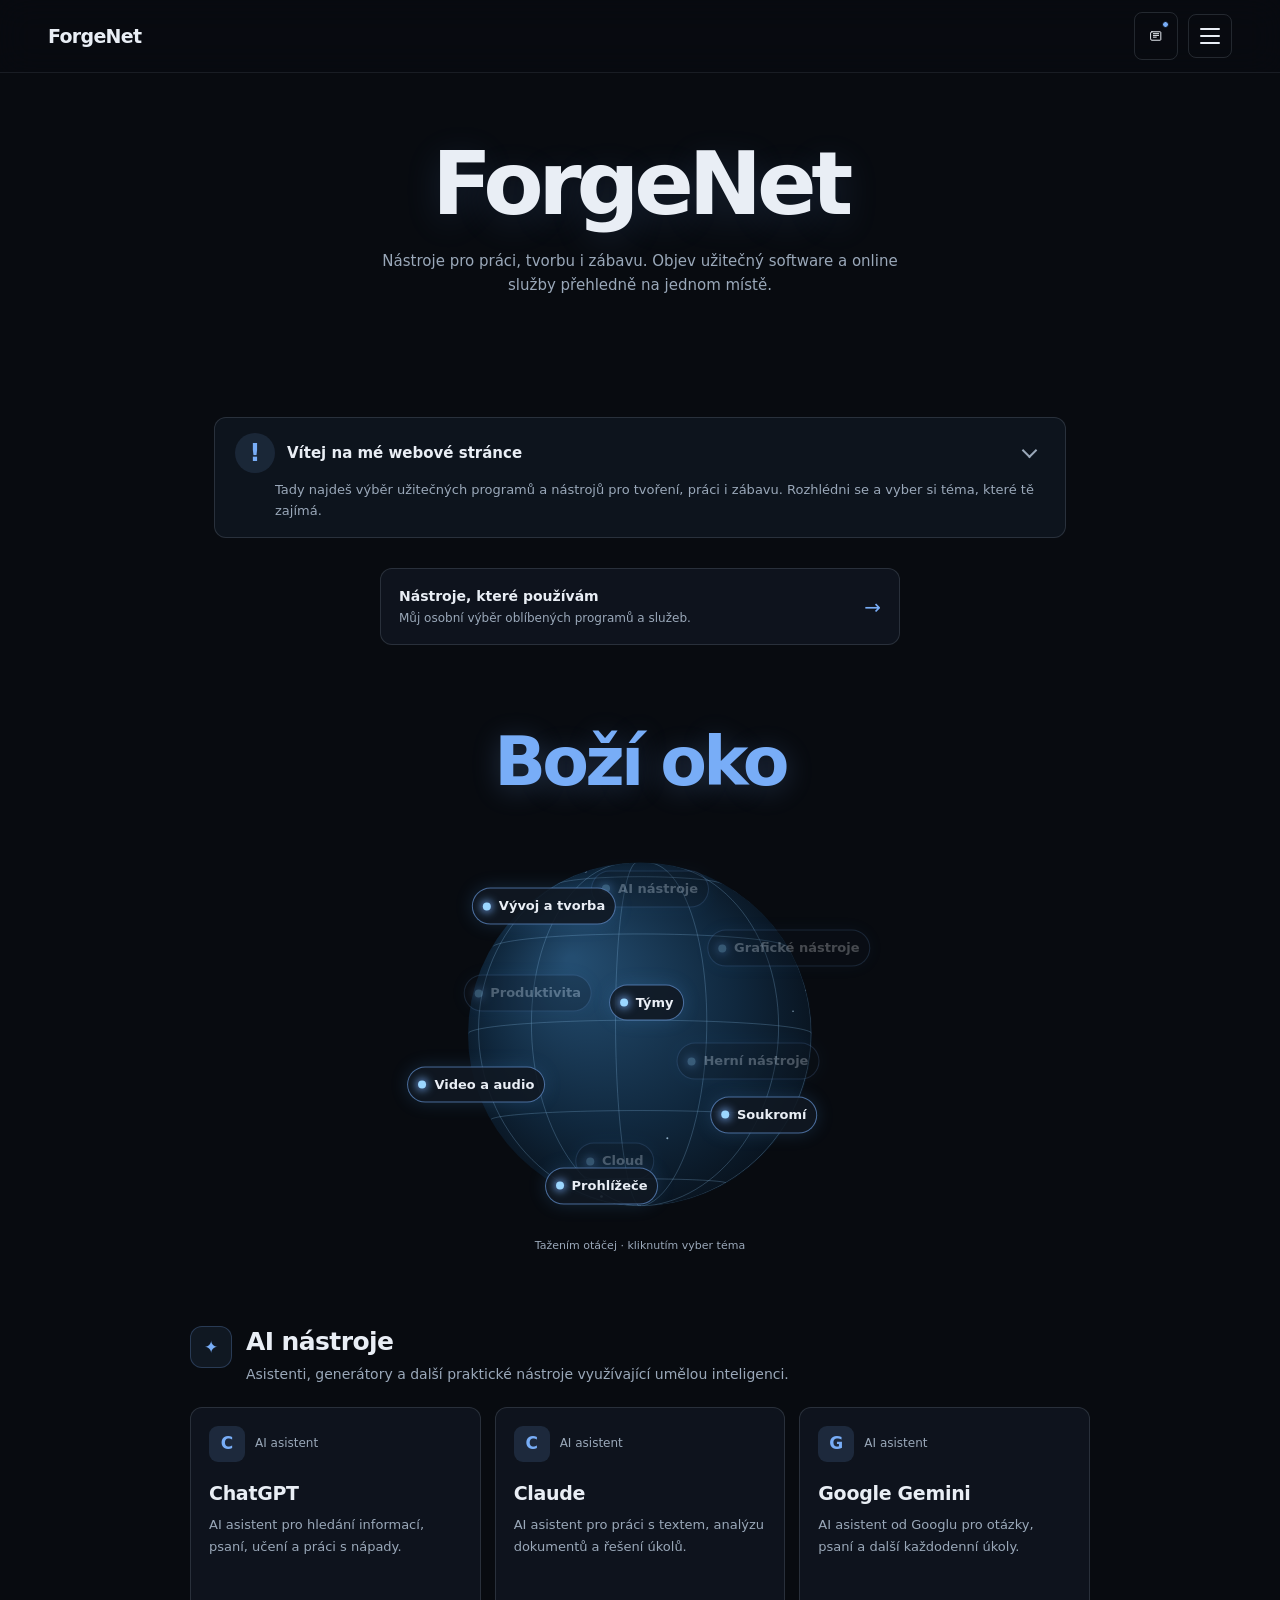
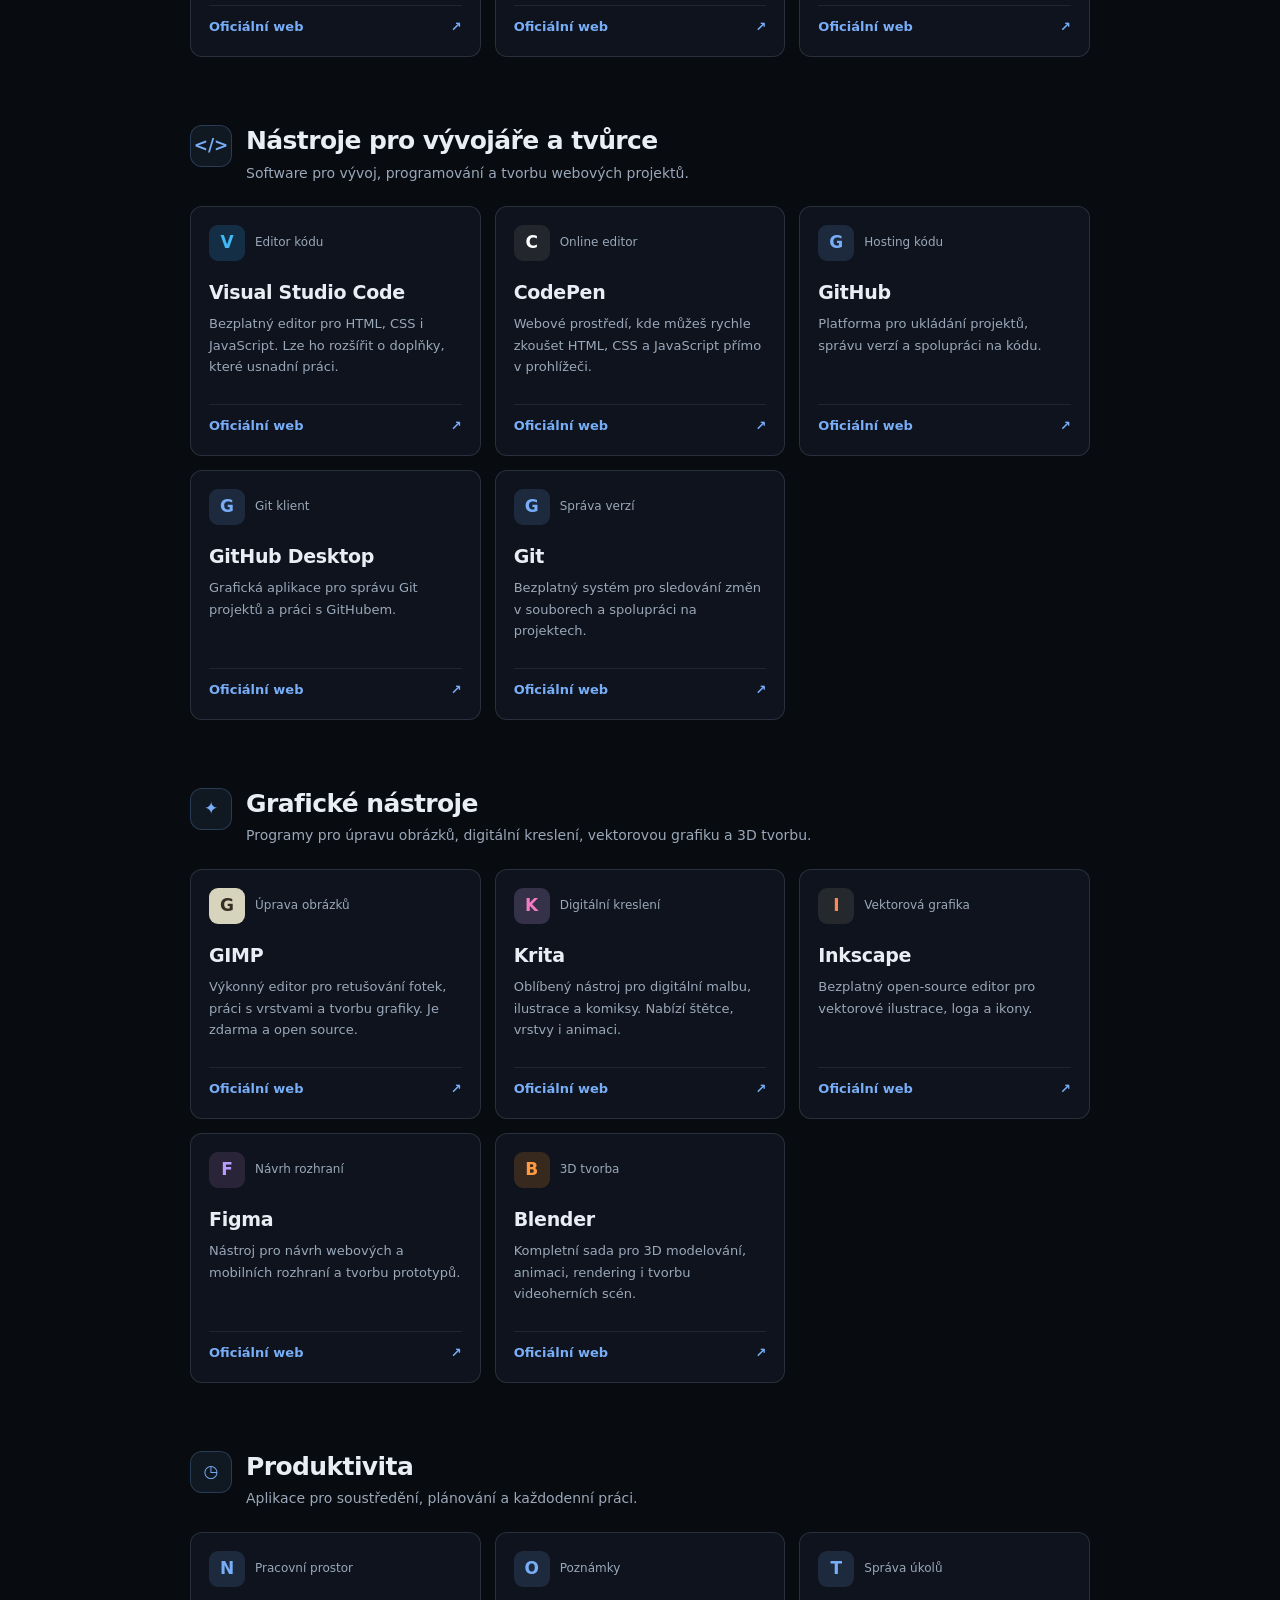
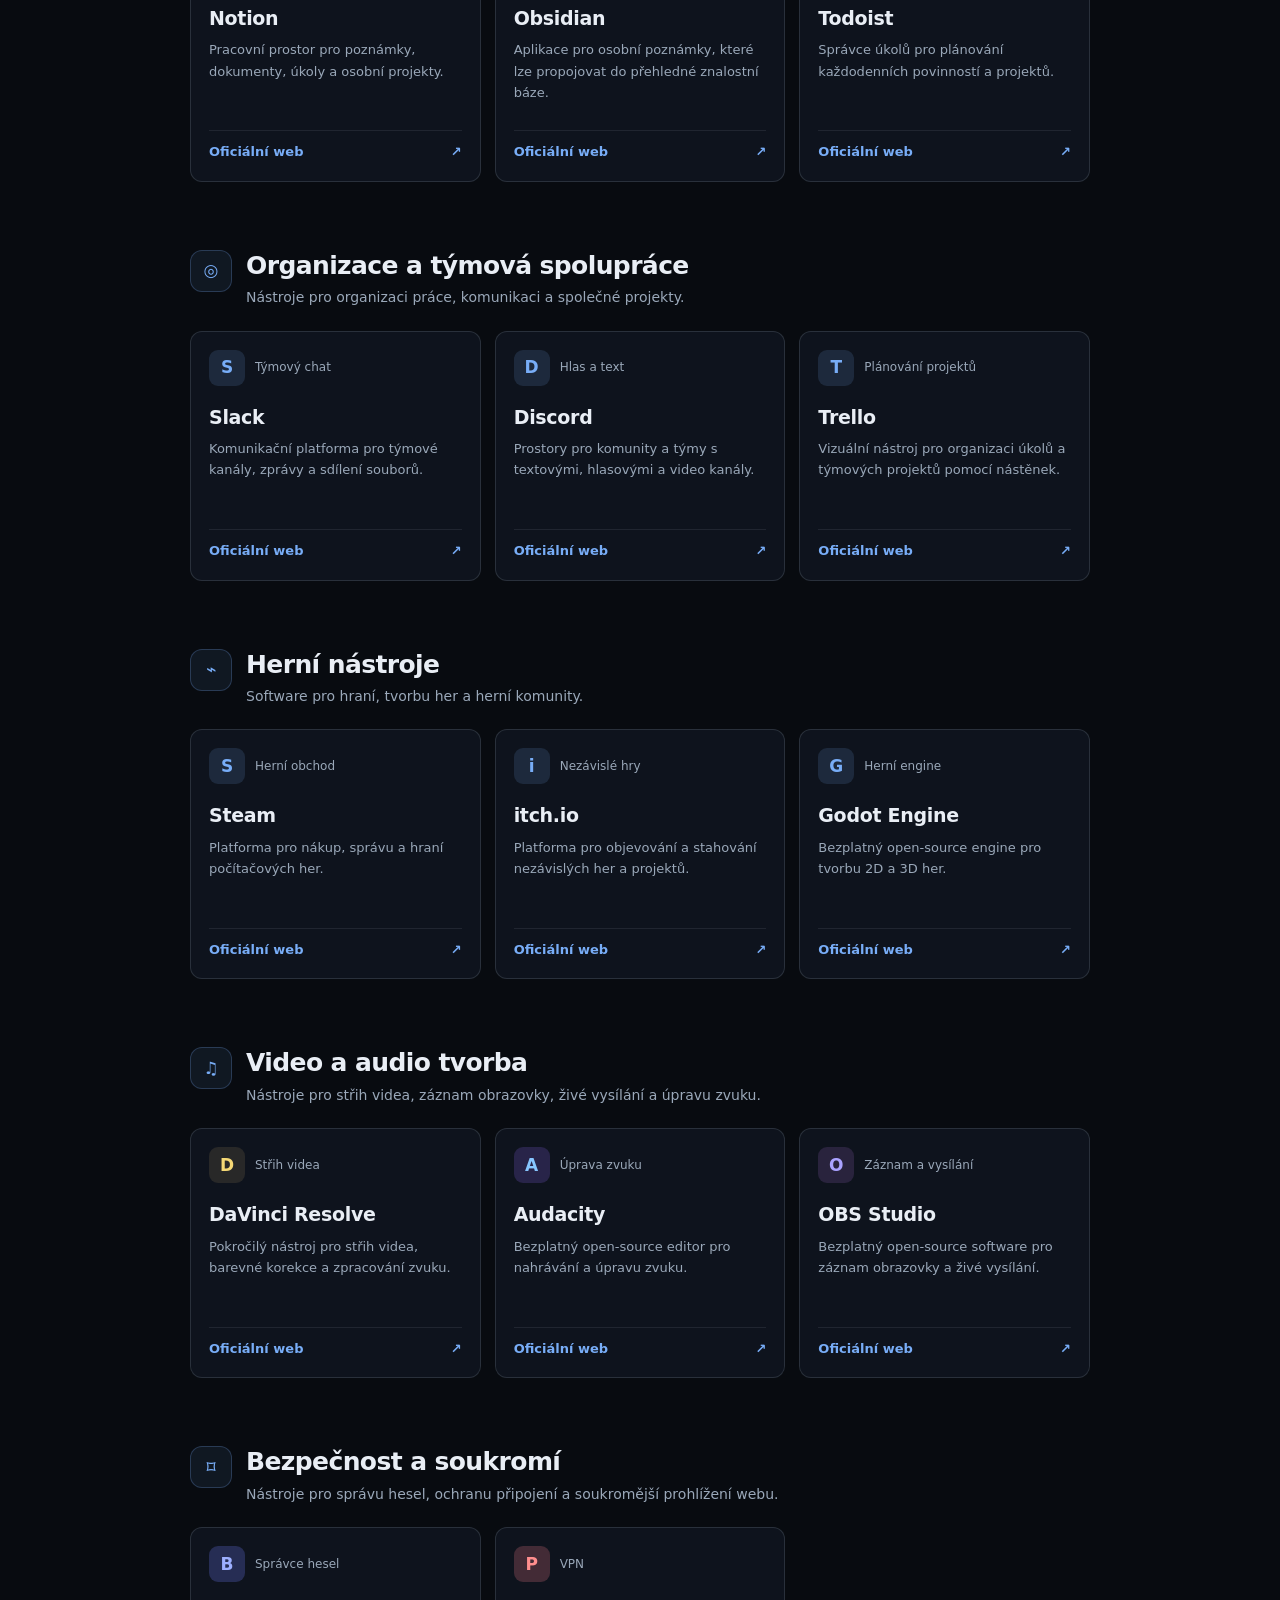
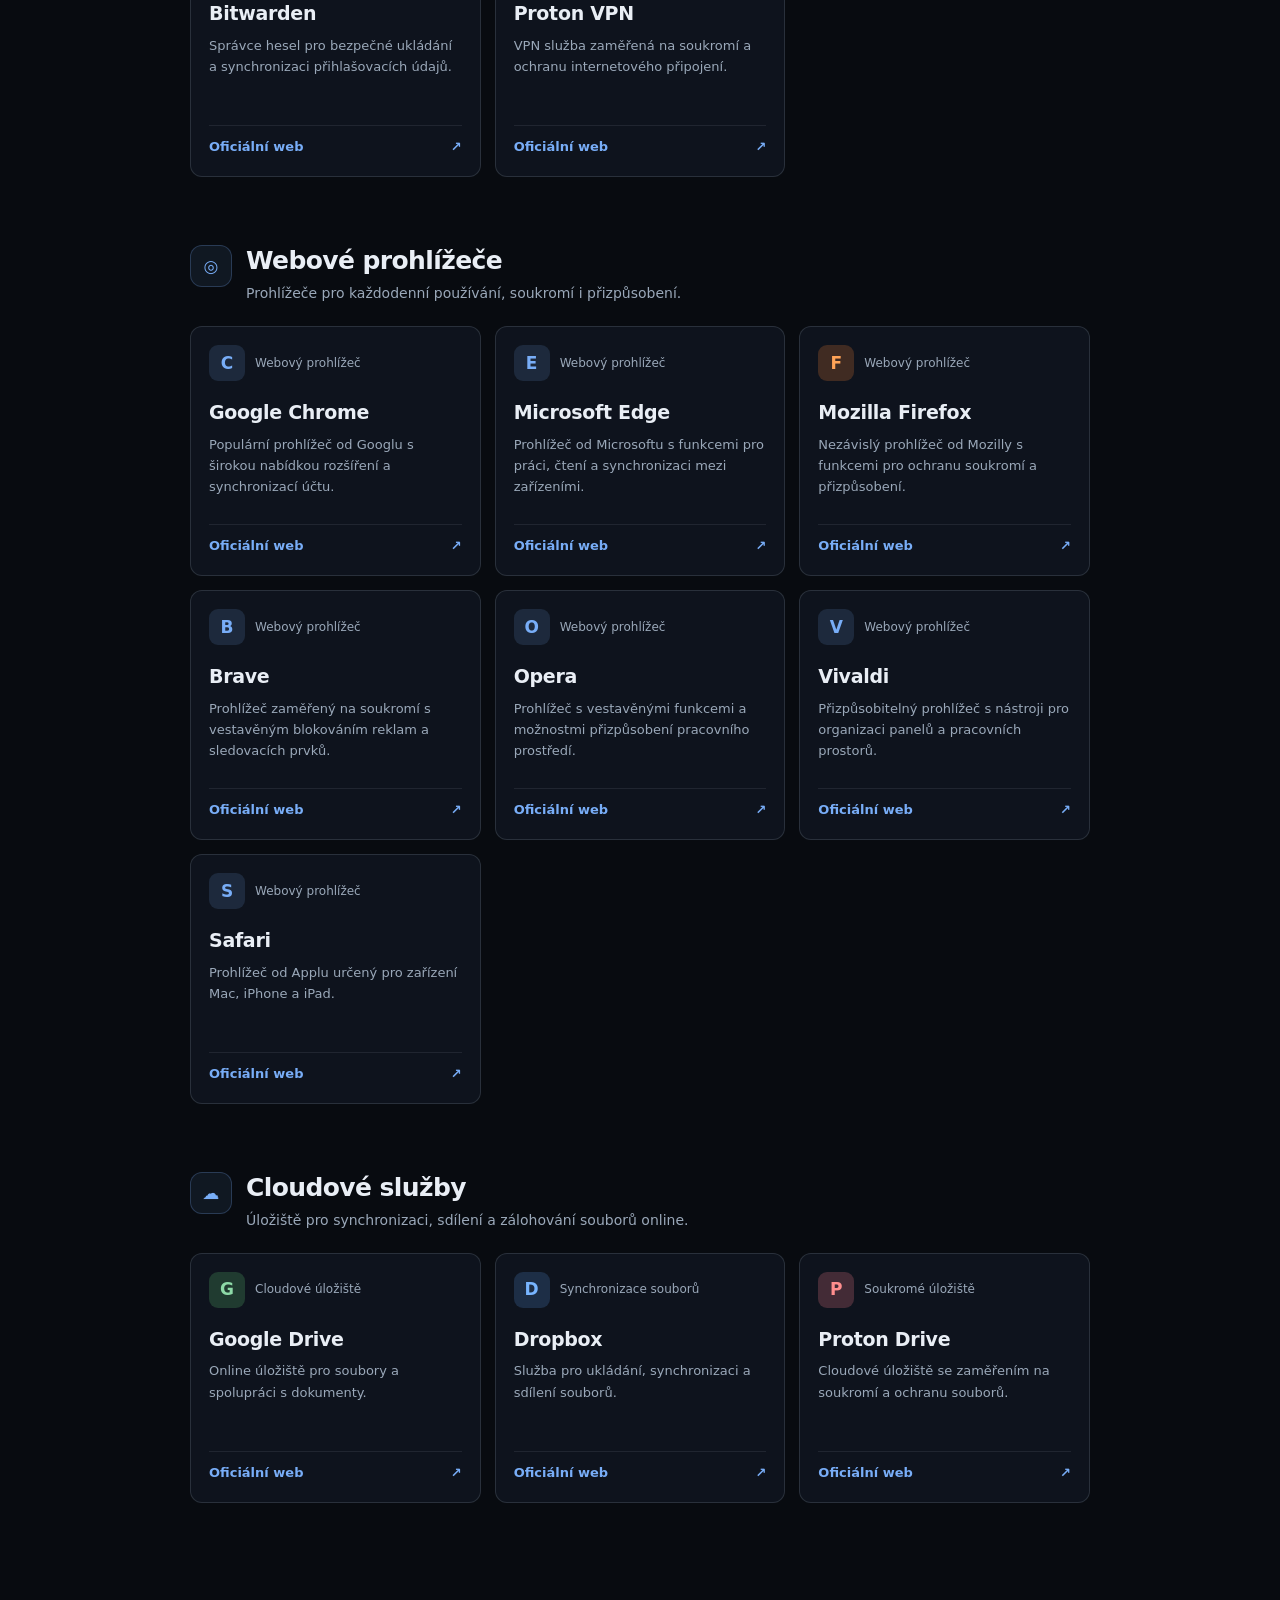
<file: index.html>
<!DOCTYPE html>
<html lang="cs">
<head>
  <meta charset="UTF-8">
  <meta name="viewport" content="width=device-width, initial-scale=1">
  <meta http-equiv="refresh" content="0; url=ForgeNet.html">
  <title>ForgeNet</title>
</head>
<body>
  <p>ForgeNet má nyní vše na jedné stránce. <a href="ForgeNet.html">Pokračovat na ForgeNet</a>.</p>
</body>
</html>
</file>
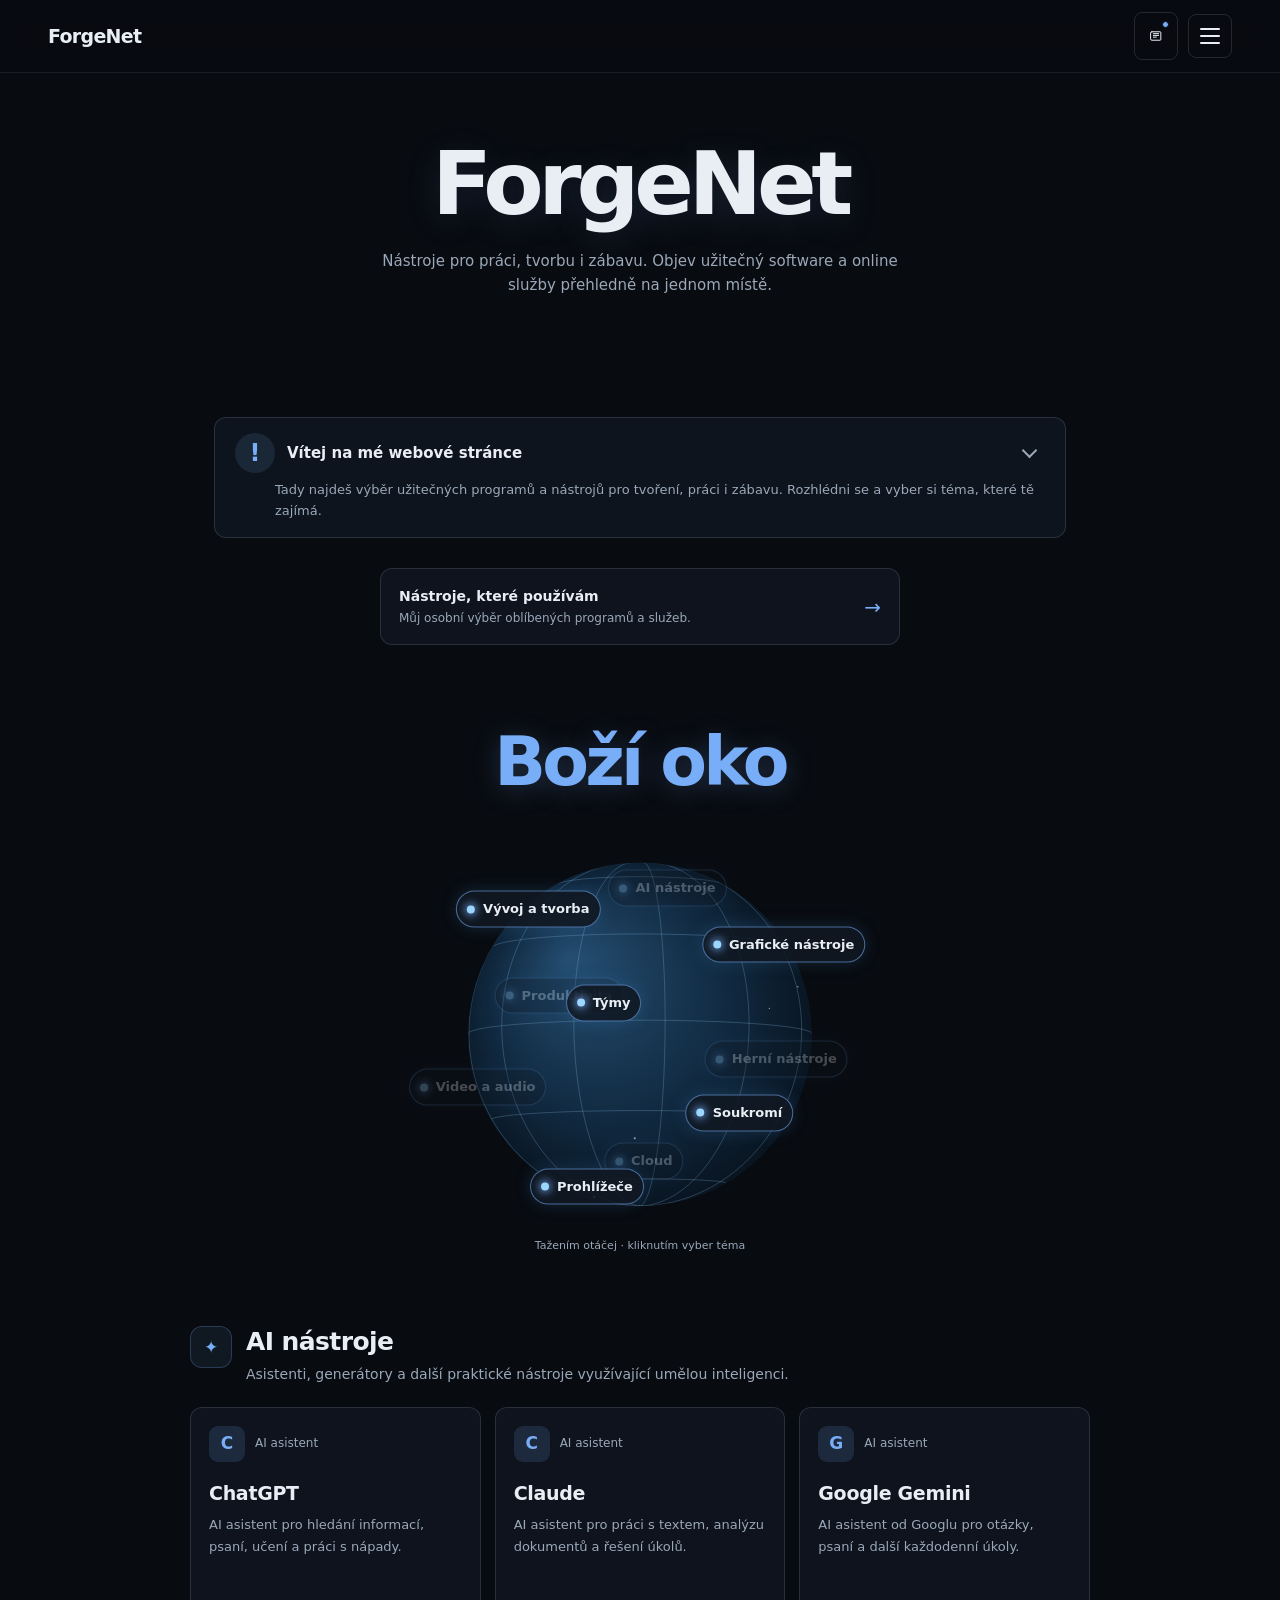
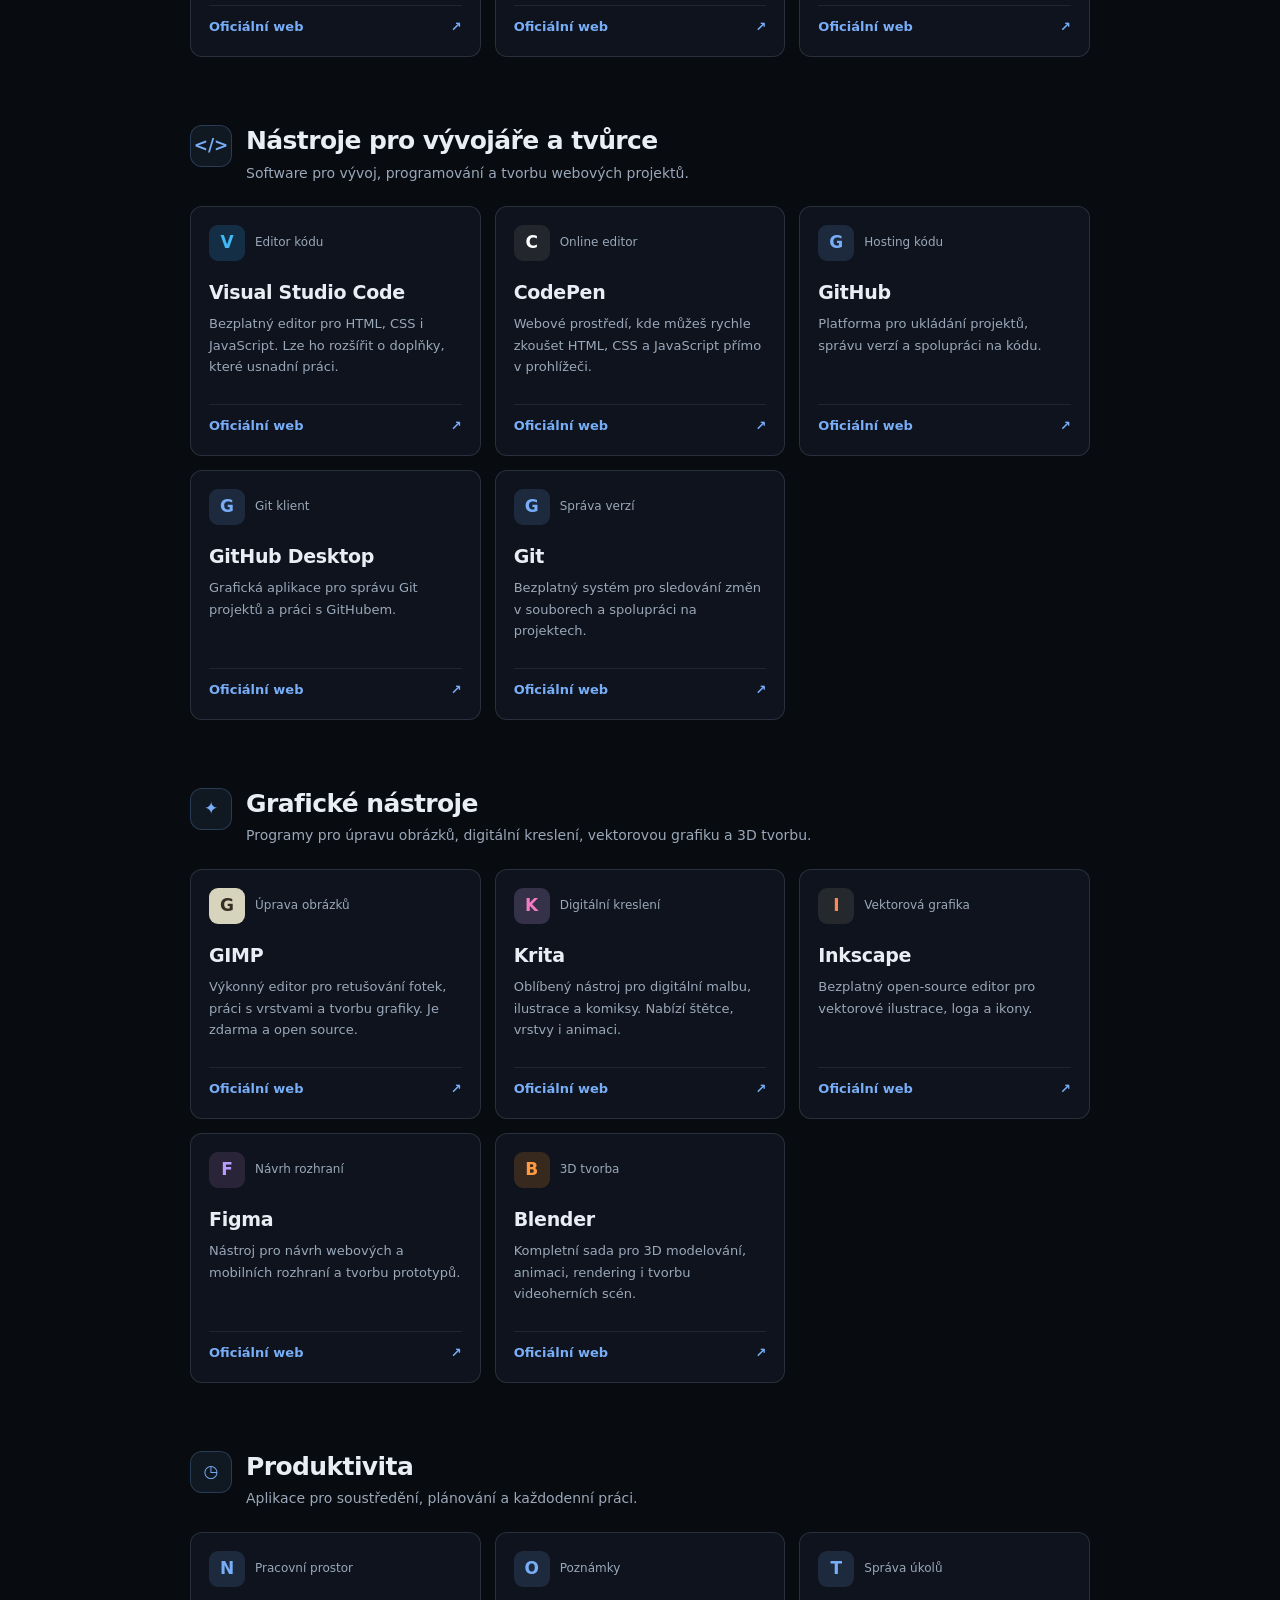
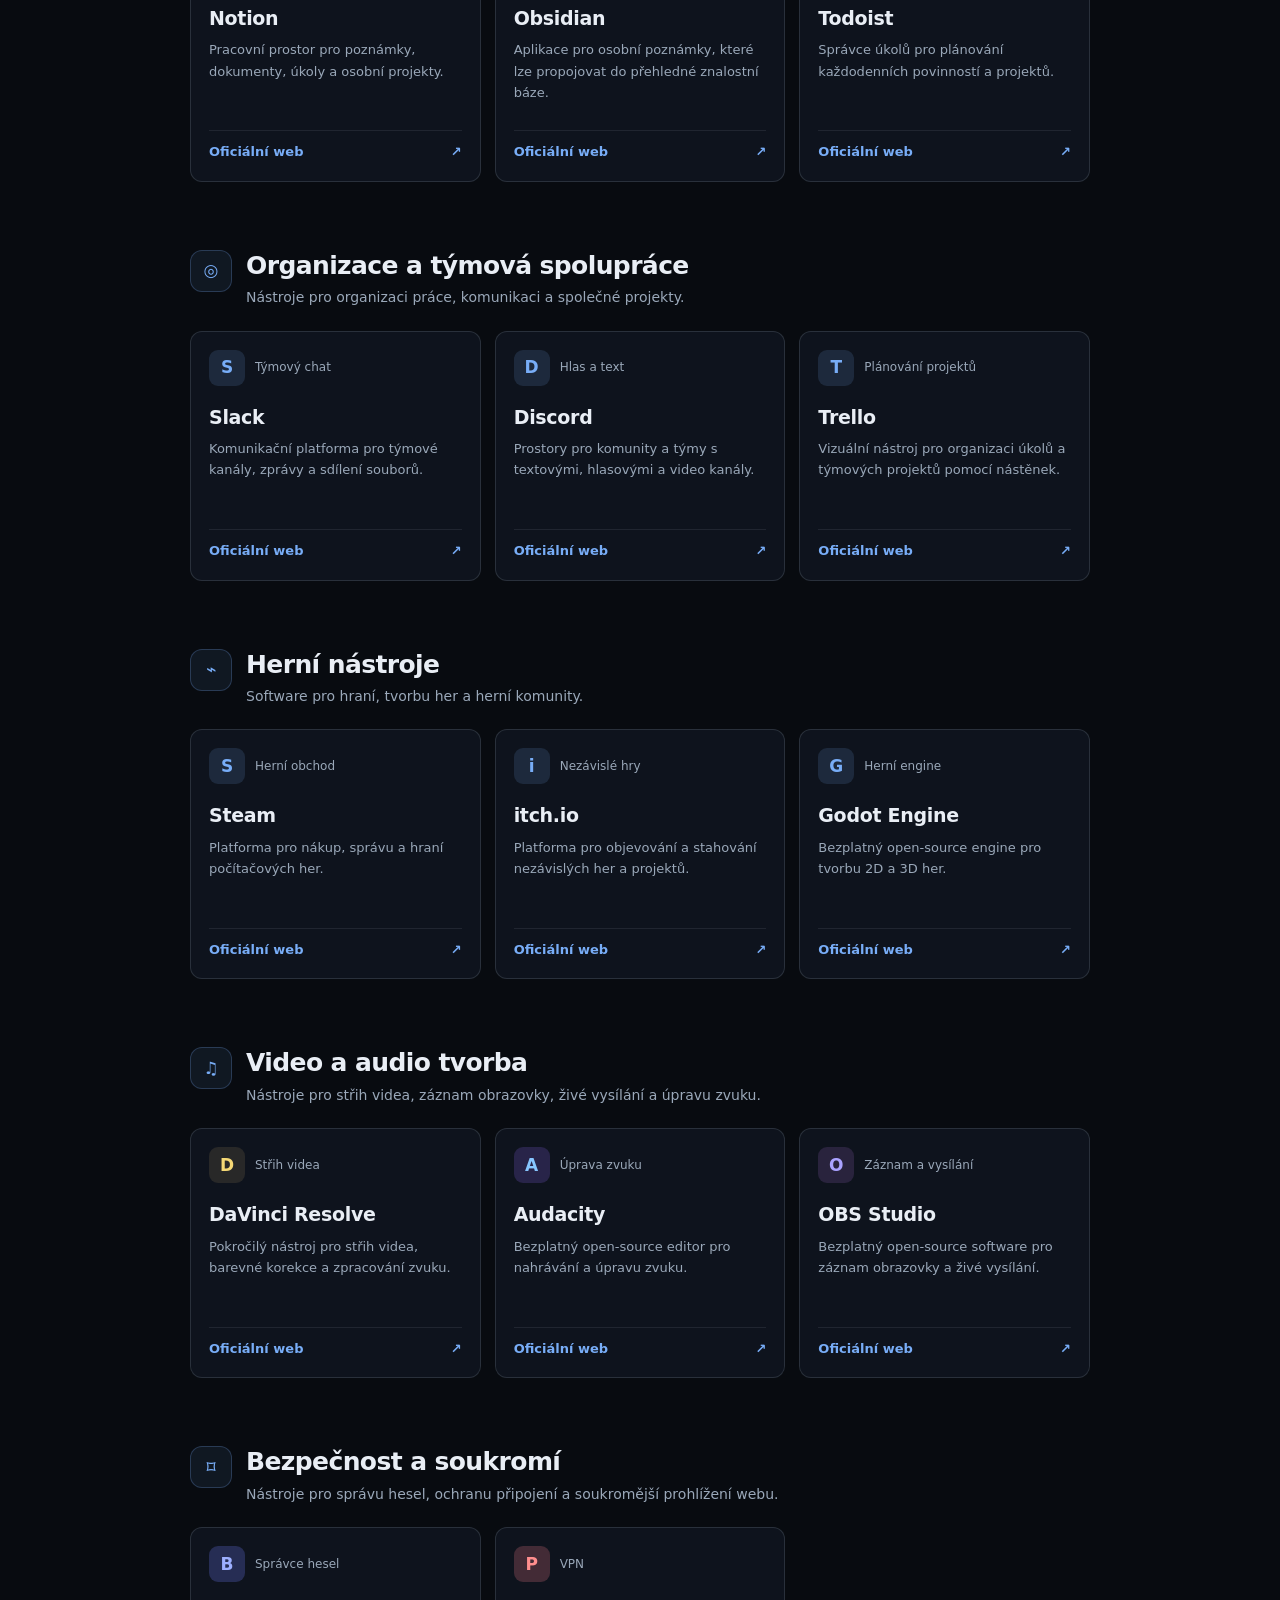
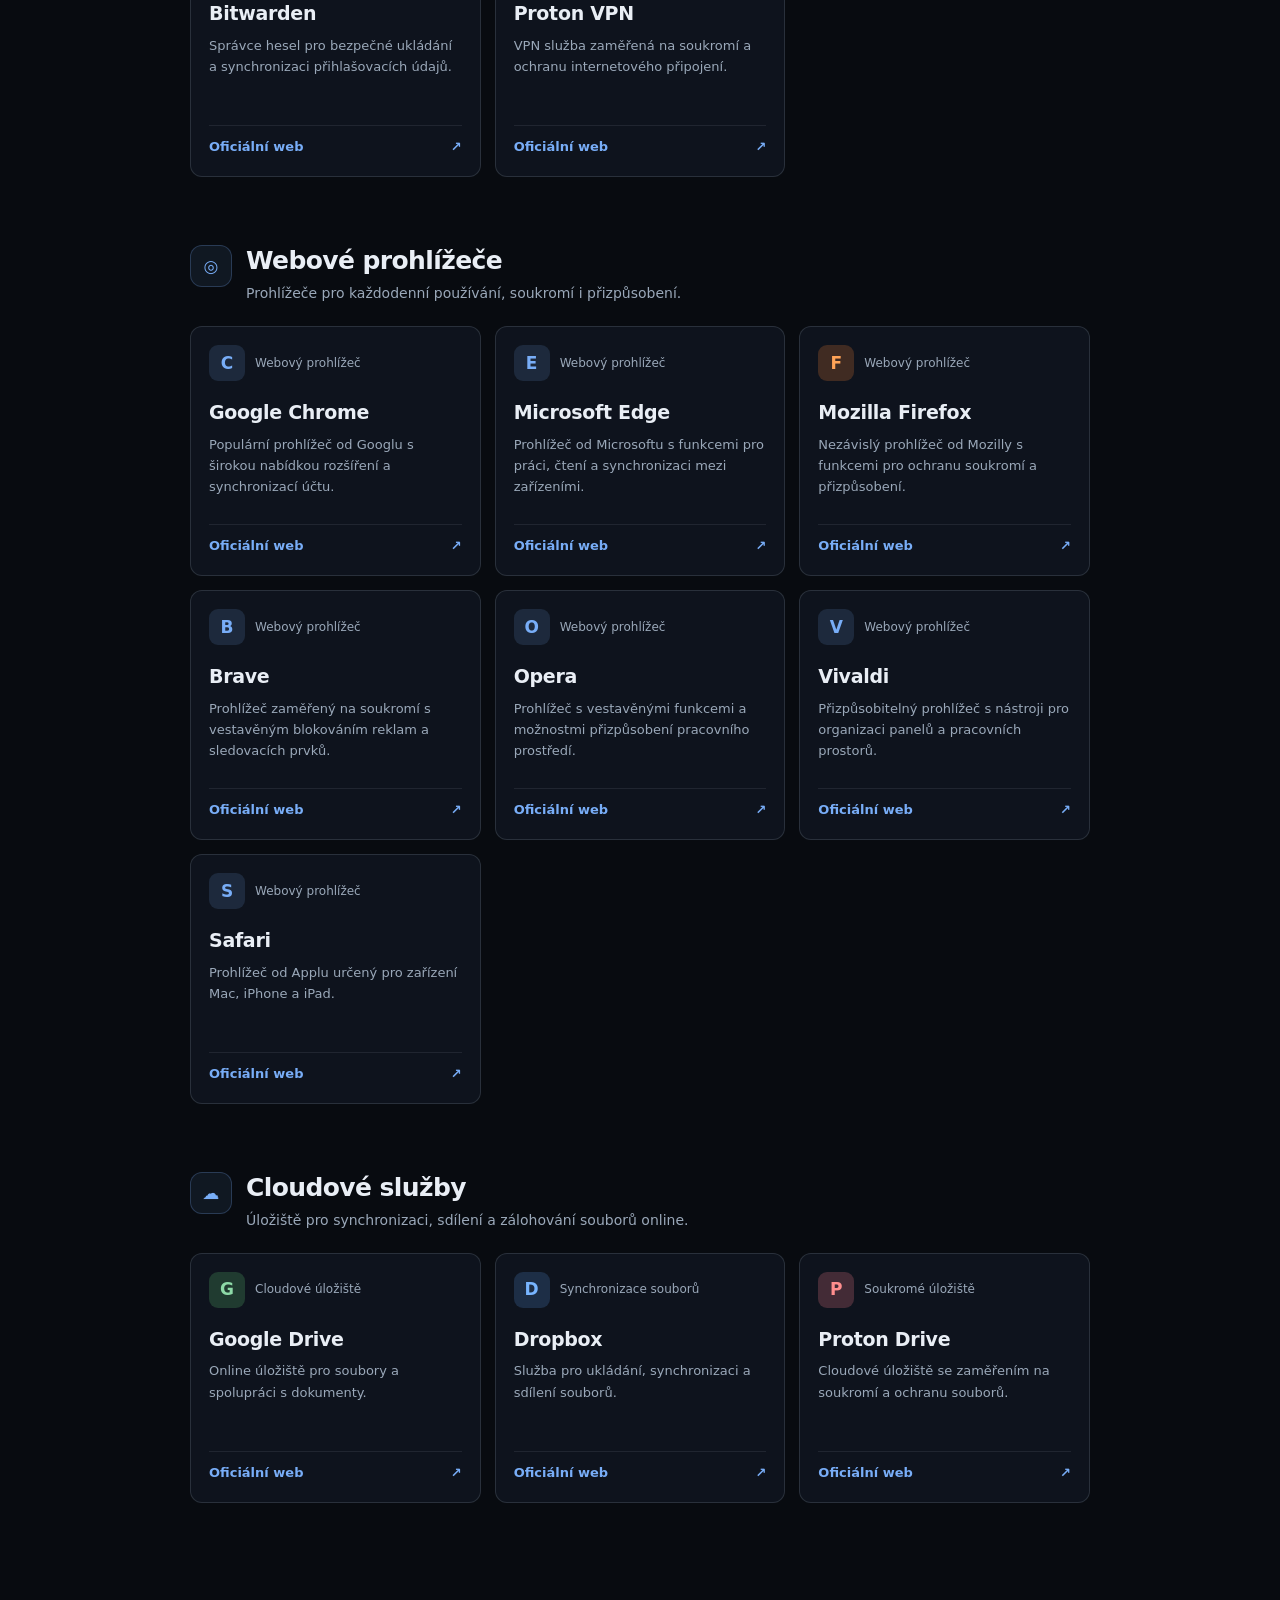
<file: ForgeNet.html>
<!DOCTYPE html>
<html lang="cs">
<head>
  <meta charset="UTF-8">
  <meta name="viewport" content="width=device-width, initial-scale=1">
  <meta name="theme-color" content="#080b10">
  <meta name="description" content="ForgeNet je můj webový projekt o softwaru. Objev nástroje pro vývoj, tvorbu, produktivitu i zábavu.">
  <title>ForgeNet</title>
  <link rel="stylesheet" href="ForgeNet.css">
  <script>
    const savedTheme = localStorage.getItem("forgenet-theme");
    if (savedTheme === "light" || savedTheme === "dark") {
      document.documentElement.dataset.theme = savedTheme;
    }
  </script>
</head>
<body>
  <header class="topbar">
    <div class="container topbar-inner">
      <a class="brand" href="ForgeNet.html" aria-label="ForgeNet — úvodní stránka" data-i18n-aria-label="brandLabel">ForgeNet</a>
      <div class="topbar-actions">
        <details class="news-feed news-feed-toolbar" id="novinky">
          <summary aria-label="Novinky: Bezplatný software od ArtCraft a jedna další novinka" data-i18n-aria-label="newsSummary">
            <svg class="news-icon" viewBox="0 0 24 24" aria-hidden="true"><path d="M5 4.75h14a1.25 1.25 0 0 1 1.25 1.25v12A1.25 1.25 0 0 1 19 19.25H5A2.25 2.25 0 0 1 2.75 17V7A2.25 2.25 0 0 1 5 4.75Z"/><path d="M7.5 8h9M7.5 11h9M7.5 14h5"/></svg>
            <span class="news-indicator" aria-hidden="true"></span>
            <span class="visually-hidden" data-i18n="news">Novinky</span>
          </summary>
          <div class="news-list">
            <h2 class="news-panel-heading" data-i18n="news">Novinky</h2>
            <article class="news-item">
              <strong data-i18n="headline">Bezplatný software od ArtCraft</strong>
              <p data-i18n="newsDescription">Software jako Adobe — více informací již brzy.</p>
            </article>
            <article class="news-item">
              <strong data-i18n="secondHeadline">Emulace her na PC už za pár dní</strong>
              <p data-i18n="secondDescription">V poslední době AI a hackeři ovládli herní průmysl.</p>
            </article>
          </div>
        </details>
        <details class="site-menu">
          <summary aria-label="Menu" data-i18n-aria-label="menu">
            <span class="menu-icon" aria-hidden="true"><span></span><span></span><span></span></span>
            <span class="visually-hidden" data-i18n="menu">Menu</span>
          </summary>
          <div class="menu-panel">
            <button class="theme-toggle" type="button" aria-pressed="false">Světlý režim</button>
            <label class="language-picker">
              <span data-i18n="language">Jazyk</span>
              <select class="language-toggle" aria-label="Jazyk" data-i18n-aria-label="language">
                <option value="cs">Čeština</option>
                <option value="en">English</option>
                <option value="de">Deutsch</option>
              </select>
            </label>
          </div>
        </details>
      </div>
    </div>
  </header>
  <main>
    <section class="hero">
      <div class="container">
        <h1 class="home-title">ForgeNet</h1>
        <p class="home-subtitle" data-i18n="homeSubtitle">Nástroje pro práci, tvorbu i zábavu. Objev užitečný software a online služby přehledně na jednom místě.</p>
        <aside class="welcome-info is-expanded" id="domu">
          <div class="welcome-info-heading">
            <span class="welcome-info-icon" aria-hidden="true">!</span>
            <h2 data-i18n="welcomeTitle">Vítej na mé webové stránce</h2>
            <button class="welcome-info-toggle" type="button" aria-expanded="true" aria-controls="welcome-message">
              <span class="visually-hidden" data-i18n="welcomeToggle">Sbalit uvítací okénko</span>
              <span class="welcome-info-chevron" aria-hidden="true"></span>
            </button>
          </div>
          <div class="welcome-info-content" id="welcome-message">
            <p data-i18n="welcomeMessage">Tady najdeš výběr užitečných programů a nástrojů pro tvoření, práci i zábavu. Rozhlédni se a vyber si téma, které tě zajímá.</p>
          </div>
        </aside>
        <a class="my-tools-card" href="my-tools.html">
          <span class="my-tools-card-copy">
            <strong data-i18n="myToolsCardTitle">Nástroje, které používám</strong>
            <span data-i18n="myToolsCardDescription">Můj osobní výběr oblíbených programů a služeb.</span>
          </span>
          <span class="my-tools-card-arrow" aria-hidden="true">→</span>
        </a>
      </div>
    </section>
    <section class="software-hero" id="software">
      <div class="container">
        <div class="globe-intro" id="bozi-oko">
          <h1 data-i18n="title">Boží oko</h1>
        </div>
        <div class="globe-stage" role="group" aria-label="Témata nástrojů" data-i18n-aria-label="categories">
          <canvas class="globe-canvas" aria-hidden="true"></canvas>
          <a class="globe-topic" data-topic="ai" href="#ai"><span class="globe-topic-dot"></span><span data-i18n="ai">AI nástroje</span></a>
          <a class="globe-topic" data-topic="developers" href="#vyvoj"><span class="globe-topic-dot"></span><span data-i18n="developersShort">Vývoj a tvorba</span></a>
          <a class="globe-topic" data-topic="graphics" href="#grafika"><span class="globe-topic-dot"></span><span data-i18n="graphics">Grafika</span></a>
          <a class="globe-topic" data-topic="productivity" href="#produktivita"><span class="globe-topic-dot"></span><span data-i18n="productivity">Produktivita</span></a>
          <a class="globe-topic" data-topic="collaboration" href="#spoluprace"><span class="globe-topic-dot"></span><span data-i18n="collaborationShort">Týmy a spolupráce</span></a>
          <a class="globe-topic" data-topic="gaming" href="#hry"><span class="globe-topic-dot"></span><span data-i18n="gaming">Herní nástroje</span></a>
          <a class="globe-topic" data-topic="media" href="#media"><span class="globe-topic-dot"></span><span data-i18n="mediaShort">Video a audio</span></a>
          <a class="globe-topic" data-topic="security" href="#bezpecnost"><span class="globe-topic-dot"></span><span data-i18n="securityShort">Bezpečnost</span></a>
          <a class="globe-topic" data-topic="cloud" href="#cloud"><span class="globe-topic-dot"></span><span data-i18n="cloudShort">Cloud</span></a>
          <a class="globe-topic" data-topic="browsers" href="#prohlizece"><span class="globe-topic-dot"></span><span data-i18n="browserShort">Prohlížeče</span></a>
          <p class="globe-hint" data-i18n="globeHint">Tažením otáčej · kliknutím vyber téma</p>
        </div>
        <section class="software-category" id="ai">
          <div class="category-heading">
            <span class="category-icon" aria-hidden="true">✦</span>
            <div>
              <h2 data-i18n="ai">AI nástroje</h2>
              <p data-i18n="aiIntro">Asistenti, generátory a další praktické nástroje využívající umělou inteligenci.</p>
            </div>
          </div>
          <div class="software-grid">
            <article class="software-card">
              <div class="software-card-top"><span class="software-mark">C</span><span class="software-type" data-i18n="aiAssistant">AI asistent</span></div>
              <h3>ChatGPT</h3>
              <p data-i18n="chatgptDescription">AI asistent pro hledání informací, psaní, učení a práci s nápady.</p>
              <a class="software-link" href="https://chatgpt.com/" target="_blank" rel="noopener noreferrer"><span data-i18n="officialWebsite">Oficiální web</span><span aria-hidden="true">↗</span></a>
            </article>
            <article class="software-card">
              <div class="software-card-top"><span class="software-mark">C</span><span class="software-type" data-i18n="aiAssistant">AI asistent</span></div>
              <h3>Claude</h3>
              <p data-i18n="claudeDescription">AI asistent pro práci s textem, analýzu dokumentů a řešení úkolů.</p>
              <a class="software-link" href="https://claude.ai/" target="_blank" rel="noopener noreferrer"><span data-i18n="officialWebsite">Oficiální web</span><span aria-hidden="true">↗</span></a>
            </article>
            <article class="software-card">
              <div class="software-card-top"><span class="software-mark">G</span><span class="software-type" data-i18n="aiAssistant">AI asistent</span></div>
              <h3>Google Gemini</h3>
              <p data-i18n="geminiDescription">AI asistent od Googlu pro otázky, psaní a další každodenní úkoly.</p>
              <a class="software-link" href="https://gemini.google.com/" target="_blank" rel="noopener noreferrer"><span data-i18n="officialWebsite">Oficiální web</span><span aria-hidden="true">↗</span></a>
            </article>
          </div>
        </section>

        <section class="software-category" id="vyvoj">
          <div class="category-heading">
            <span class="category-icon" aria-hidden="true">&lt;/&gt;</span>
            <div>
              <h2 data-i18n="developers">Nástroje pro vývojáře a tvůrce</h2>
              <p data-i18n="developersIntro">Software pro vývoj, programování a tvorbu webových projektů.</p>
            </div>
          </div>
          <div class="software-grid">
            <article class="software-card">
              <div class="software-card-top"><span class="software-mark mark-vscode">V</span><span class="software-type" data-i18n="codeEditor">Editor kódu</span></div>
              <h3>Visual Studio Code</h3>
              <p data-i18n="vscodeDescription">Bezplatný editor pro HTML, CSS i JavaScript. Lze ho rozšířit o doplňky, které usnadní práci.</p>
              <a class="software-link" href="https://code.visualstudio.com/" target="_blank" rel="noopener noreferrer"><span data-i18n="officialWebsite">Oficiální web</span><span aria-hidden="true">↗</span></a>
            </article>
            <article class="software-card">
              <div class="software-card-top"><span class="software-mark mark-codepen">C</span><span class="software-type" data-i18n="onlineEditor">Online editor</span></div>
              <h3>CodePen</h3>
              <p data-i18n="codepenDescription">Webové prostředí, kde můžeš rychle zkoušet HTML, CSS a JavaScript přímo v prohlížeči.</p>
              <a class="software-link" href="https://codepen.io/" target="_blank" rel="noopener noreferrer"><span data-i18n="officialWebsite">Oficiální web</span><span aria-hidden="true">↗</span></a>
            </article>
            <article class="software-card">
              <div class="software-card-top"><span class="software-mark">G</span><span class="software-type" data-i18n="codeHosting">Hosting kódu</span></div>
              <h3>GitHub</h3>
              <p data-i18n="githubDescription">Platforma pro ukládání projektů, správu verzí a spolupráci na kódu.</p>
              <a class="software-link" href="https://github.com/" target="_blank" rel="noopener noreferrer"><span data-i18n="officialWebsite">Oficiální web</span><span aria-hidden="true">↗</span></a>
            </article>
            <article class="software-card">
              <div class="software-card-top"><span class="software-mark">G</span><span class="software-type" data-i18n="gitClient">Git klient</span></div>
              <h3>GitHub Desktop</h3>
              <p data-i18n="githubDesktopDescription">Grafická aplikace pro správu Git projektů a práci s GitHubem.</p>
              <a class="software-link" href="https://desktop.github.com/" target="_blank" rel="noopener noreferrer"><span data-i18n="officialWebsite">Oficiální web</span><span aria-hidden="true">↗</span></a>
            </article>
            <article class="software-card">
              <div class="software-card-top"><span class="software-mark">G</span><span class="software-type" data-i18n="versionControl">Správa verzí</span></div>
              <h3>Git</h3>
              <p data-i18n="gitDescription">Bezplatný systém pro sledování změn v souborech a spolupráci na projektech.</p>
              <a class="software-link" href="https://git-scm.com/" target="_blank" rel="noopener noreferrer"><span data-i18n="officialWebsite">Oficiální web</span><span aria-hidden="true">↗</span></a>
            </article>
          </div>
        </section>

        <section class="software-category" id="grafika">
          <div class="category-heading">
            <span class="category-icon" aria-hidden="true">✦</span>
            <div>
              <h2 data-i18n="graphics">Grafické nástroje</h2>
              <p data-i18n="graphicsIntro">Programy pro úpravu obrázků, digitální kreslení, vektorovou grafiku a 3D tvorbu.</p>
            </div>
          </div>
          <div class="software-grid">
            <article class="software-card">
              <div class="software-card-top"><span class="software-mark mark-gimp">G</span><span class="software-type" data-i18n="imageEditor">Úprava obrázků</span></div>
              <h3>GIMP</h3>
              <p data-i18n="gimpDescription">Výkonný editor pro retušování fotek, práci s vrstvami a tvorbu grafiky. Je zdarma a open source.</p>
              <a class="software-link" href="https://www.gimp.org/" target="_blank" rel="noopener noreferrer"><span data-i18n="officialWebsite">Oficiální web</span><span aria-hidden="true">↗</span></a>
            </article>
            <article class="software-card">
              <div class="software-card-top"><span class="software-mark mark-krita">K</span><span class="software-type" data-i18n="digitalPainting">Digitální kreslení</span></div>
              <h3>Krita</h3>
              <p data-i18n="kritaDescription">Oblíbený nástroj pro digitální malbu, ilustrace a komiksy. Nabízí štětce, vrstvy i animaci.</p>
              <a class="software-link" href="https://krita.org/" target="_blank" rel="noopener noreferrer"><span data-i18n="officialWebsite">Oficiální web</span><span aria-hidden="true">↗</span></a>
            </article>
            <article class="software-card">
              <div class="software-card-top"><span class="software-mark mark-inkscape">I</span><span class="software-type" data-i18n="vectorGraphics">Vektorová grafika</span></div>
              <h3>Inkscape</h3>
              <p data-i18n="inkscapeDescription">Bezplatný open-source editor pro vektorové ilustrace, loga a ikony.</p>
              <a class="software-link" href="https://inkscape.org/" target="_blank" rel="noopener noreferrer"><span data-i18n="officialWebsite">Oficiální web</span><span aria-hidden="true">↗</span></a>
            </article>
            <article class="software-card">
              <div class="software-card-top"><span class="software-mark mark-figma">F</span><span class="software-type" data-i18n="interfaceDesign">Návrh rozhraní</span></div>
              <h3>Figma</h3>
              <p data-i18n="figmaDescription">Nástroj pro návrh webových a mobilních rozhraní a tvorbu prototypů.</p>
              <a class="software-link" href="https://www.figma.com/" target="_blank" rel="noopener noreferrer"><span data-i18n="officialWebsite">Oficiální web</span><span aria-hidden="true">↗</span></a>
            </article>
            <article class="software-card">
              <div class="software-card-top"><span class="software-mark mark-blender">B</span><span class="software-type" data-i18n="3d">3D tvorba</span></div>
              <h3>Blender</h3>
              <p data-i18n="blenderDescription">Kompletní sada pro 3D modelování, animaci, rendering i tvorbu videoherních scén.</p>
              <a class="software-link" href="https://www.blender.org/" target="_blank" rel="noopener noreferrer"><span data-i18n="officialWebsite">Oficiální web</span><span aria-hidden="true">↗</span></a>
            </article>
          </div>
        </section>

        <section class="software-category" id="produktivita">
          <div class="category-heading">
            <span class="category-icon" aria-hidden="true">◷</span>
            <div>
              <h2 data-i18n="productivity">Produktivita</h2>
              <p data-i18n="productivityIntro">Aplikace pro soustředění, plánování a každodenní práci.</p>
            </div>
          </div>
          <div class="software-grid">
            <article class="software-card">
              <div class="software-card-top"><span class="software-mark">N</span><span class="software-type" data-i18n="workspace">Pracovní prostor</span></div>
              <h3>Notion</h3>
              <p data-i18n="notionDescription">Pracovní prostor pro poznámky, dokumenty, úkoly a osobní projekty.</p>
              <a class="software-link" href="https://www.notion.so/" target="_blank" rel="noopener noreferrer"><span data-i18n="officialWebsite">Oficiální web</span><span aria-hidden="true">↗</span></a>
            </article>
            <article class="software-card">
              <div class="software-card-top"><span class="software-mark">O</span><span class="software-type" data-i18n="noteTaking">Poznámky</span></div>
              <h3>Obsidian</h3>
              <p data-i18n="obsidianDescription">Aplikace pro osobní poznámky, které lze propojovat do přehledné znalostní báze.</p>
              <a class="software-link" href="https://obsidian.md/" target="_blank" rel="noopener noreferrer"><span data-i18n="officialWebsite">Oficiální web</span><span aria-hidden="true">↗</span></a>
            </article>
            <article class="software-card">
              <div class="software-card-top"><span class="software-mark">T</span><span class="software-type" data-i18n="taskManagement">Správa úkolů</span></div>
              <h3>Todoist</h3>
              <p data-i18n="todoistDescription">Správce úkolů pro plánování každodenních povinností a projektů.</p>
              <a class="software-link" href="https://todoist.com/" target="_blank" rel="noopener noreferrer"><span data-i18n="officialWebsite">Oficiální web</span><span aria-hidden="true">↗</span></a>
            </article>
          </div>
        </section>

        <section class="software-category" id="spoluprace">
          <div class="category-heading">
            <span class="category-icon" aria-hidden="true">◎</span>
            <div>
              <h2 data-i18n="collaboration">Organizace a týmová spolupráce</h2>
              <p data-i18n="collaborationIntro">Nástroje pro organizaci práce, komunikaci a společné projekty.</p>
            </div>
          </div>
          <div class="software-grid">
            <article class="software-card">
              <div class="software-card-top"><span class="software-mark">S</span><span class="software-type" data-i18n="teamChat">Týmový chat</span></div>
              <h3>Slack</h3>
              <p data-i18n="slackDescription">Komunikační platforma pro týmové kanály, zprávy a sdílení souborů.</p>
              <a class="software-link" href="https://slack.com/" target="_blank" rel="noopener noreferrer"><span data-i18n="officialWebsite">Oficiální web</span><span aria-hidden="true">↗</span></a>
            </article>
            <article class="software-card">
              <div class="software-card-top"><span class="software-mark">D</span><span class="software-type" data-i18n="voiceAndText">Hlas a text</span></div>
              <h3>Discord</h3>
              <p data-i18n="discordDescription">Prostory pro komunity a týmy s textovými, hlasovými a video kanály.</p>
              <a class="software-link" href="https://discord.com/" target="_blank" rel="noopener noreferrer"><span data-i18n="officialWebsite">Oficiální web</span><span aria-hidden="true">↗</span></a>
            </article>
            <article class="software-card">
              <div class="software-card-top"><span class="software-mark">T</span><span class="software-type" data-i18n="projectManagement">Plánování projektů</span></div>
              <h3>Trello</h3>
              <p data-i18n="trelloDescription">Vizuální nástroj pro organizaci úkolů a týmových projektů pomocí nástěnek.</p>
              <a class="software-link" href="https://trello.com/" target="_blank" rel="noopener noreferrer"><span data-i18n="officialWebsite">Oficiální web</span><span aria-hidden="true">↗</span></a>
            </article>
          </div>
        </section>

        <section class="software-category" id="hry">
          <div class="category-heading">
            <span class="category-icon" aria-hidden="true">⌁</span>
            <div>
              <h2 data-i18n="gaming">Herní nástroje</h2>
              <p data-i18n="gamingIntro">Software pro hraní, tvorbu her a herní komunity.</p>
            </div>
          </div>
          <div class="software-grid">
            <article class="software-card">
              <div class="software-card-top"><span class="software-mark">S</span><span class="software-type" data-i18n="gameStore">Herní obchod</span></div>
              <h3>Steam</h3>
              <p data-i18n="steamDescription">Platforma pro nákup, správu a hraní počítačových her.</p>
              <a class="software-link" href="https://store.steampowered.com/" target="_blank" rel="noopener noreferrer"><span data-i18n="officialWebsite">Oficiální web</span><span aria-hidden="true">↗</span></a>
            </article>
            <article class="software-card">
              <div class="software-card-top"><span class="software-mark">i</span><span class="software-type" data-i18n="indieGames">Nezávislé hry</span></div>
              <h3>itch.io</h3>
              <p data-i18n="itchioDescription">Platforma pro objevování a stahování nezávislých her a projektů.</p>
              <a class="software-link" href="https://itch.io/" target="_blank" rel="noopener noreferrer"><span data-i18n="officialWebsite">Oficiální web</span><span aria-hidden="true">↗</span></a>
            </article>
            <article class="software-card">
              <div class="software-card-top"><span class="software-mark">G</span><span class="software-type" data-i18n="gameEngine">Herní engine</span></div>
              <h3>Godot Engine</h3>
              <p data-i18n="godotDescription">Bezplatný open-source engine pro tvorbu 2D a 3D her.</p>
              <a class="software-link" href="https://godotengine.org/" target="_blank" rel="noopener noreferrer"><span data-i18n="officialWebsite">Oficiální web</span><span aria-hidden="true">↗</span></a>
            </article>
          </div>
        </section>

        <section class="software-category" id="media">
          <div class="category-heading">
            <span class="category-icon" aria-hidden="true">♫</span>
            <div>
              <h2 data-i18n="media">Video a audio tvorba</h2>
              <p data-i18n="mediaIntro">Nástroje pro střih videa, záznam obrazovky, živé vysílání a úpravu zvuku.</p>
            </div>
          </div>
          <div class="software-grid">
            <article class="software-card">
              <div class="software-card-top"><span class="software-mark mark-resolve">D</span><span class="software-type" data-i18n="videoEditing">Střih videa</span></div>
              <h3>DaVinci Resolve</h3>
              <p data-i18n="resolveDescription">Pokročilý nástroj pro střih videa, barevné korekce a zpracování zvuku.</p>
              <a class="software-link" href="https://www.blackmagicdesign.com/products/davinciresolve" target="_blank" rel="noopener noreferrer"><span data-i18n="officialWebsite">Oficiální web</span><span aria-hidden="true">↗</span></a>
            </article>
            <article class="software-card">
              <div class="software-card-top"><span class="software-mark mark-audacity">A</span><span class="software-type" data-i18n="audioEditing">Úprava zvuku</span></div>
              <h3>Audacity</h3>
              <p data-i18n="audacityDescription">Bezplatný open-source editor pro nahrávání a úpravu zvuku.</p>
              <a class="software-link" href="https://www.audacityteam.org/" target="_blank" rel="noopener noreferrer"><span data-i18n="officialWebsite">Oficiální web</span><span aria-hidden="true">↗</span></a>
            </article>
            <article class="software-card">
              <div class="software-card-top"><span class="software-mark mark-obs">O</span><span class="software-type" data-i18n="recordingStreaming">Záznam a vysílání</span></div>
              <h3>OBS Studio</h3>
              <p data-i18n="obsDescription">Bezplatný open-source software pro záznam obrazovky a živé vysílání.</p>
              <a class="software-link" href="https://obsproject.com/" target="_blank" rel="noopener noreferrer"><span data-i18n="officialWebsite">Oficiální web</span><span aria-hidden="true">↗</span></a>
            </article>
          </div>
        </section>

        <section class="software-category" id="bezpecnost">
          <div class="category-heading">
            <span class="category-icon" aria-hidden="true">⌑</span>
            <div>
              <h2 data-i18n="security">Bezpečnost a soukromí</h2>
              <p data-i18n="securityIntro">Nástroje pro správu hesel, ochranu připojení a soukromější prohlížení webu.</p>
            </div>
          </div>
          <div class="software-grid">
            <article class="software-card">
              <div class="software-card-top"><span class="software-mark mark-bitwarden">B</span><span class="software-type" data-i18n="passwordManager">Správce hesel</span></div>
              <h3>Bitwarden</h3>
              <p data-i18n="bitwardenDescription">Správce hesel pro bezpečné ukládání a synchronizaci přihlašovacích údajů.</p>
              <a class="software-link" href="https://bitwarden.com/" target="_blank" rel="noopener noreferrer"><span data-i18n="officialWebsite">Oficiální web</span><span aria-hidden="true">↗</span></a>
            </article>
            <article class="software-card">
              <div class="software-card-top"><span class="software-mark mark-proton">P</span><span class="software-type" data-i18n="vpn">VPN</span></div>
              <h3>Proton VPN</h3>
              <p data-i18n="protonVpnDescription">VPN služba zaměřená na soukromí a ochranu internetového připojení.</p>
              <a class="software-link" href="https://protonvpn.com/" target="_blank" rel="noopener noreferrer"><span data-i18n="officialWebsite">Oficiální web</span><span aria-hidden="true">↗</span></a>
            </article>
          </div>
        </section>

        <section class="software-category" id="prohlizece">
          <div class="category-heading">
            <span class="category-icon" aria-hidden="true">◎</span>
            <div>
              <h2 data-i18n="browser">Webové prohlížeče</h2>
              <p data-i18n="browserIntro">Prohlížeče pro každodenní používání, soukromí i přizpůsobení.</p>
            </div>
          </div>
          <div class="software-grid">
            <article class="software-card">
              <div class="software-card-top"><span class="software-mark">C</span><span class="software-type" data-i18n="browserType">Webový prohlížeč</span></div>
              <h3>Google Chrome</h3>
              <p data-i18n="chromeDescription">Populární prohlížeč od Googlu s širokou nabídkou rozšíření a synchronizací účtu.</p>
              <a class="software-link" href="https://www.google.com/chrome/" target="_blank" rel="noopener noreferrer"><span data-i18n="officialWebsite">Oficiální web</span><span aria-hidden="true">↗</span></a>
            </article>
            <article class="software-card">
              <div class="software-card-top"><span class="software-mark">E</span><span class="software-type" data-i18n="browserType">Webový prohlížeč</span></div>
              <h3>Microsoft Edge</h3>
              <p data-i18n="edgeDescription">Prohlížeč od Microsoftu s funkcemi pro práci, čtení a synchronizaci mezi zařízeními.</p>
              <a class="software-link" href="https://www.microsoft.com/edge" target="_blank" rel="noopener noreferrer"><span data-i18n="officialWebsite">Oficiální web</span><span aria-hidden="true">↗</span></a>
            </article>
            <article class="software-card">
              <div class="software-card-top"><span class="software-mark mark-firefox">F</span><span class="software-type" data-i18n="browserType">Webový prohlížeč</span></div>
              <h3>Mozilla Firefox</h3>
              <p data-i18n="firefoxDescription">Nezávislý prohlížeč od Mozilly s funkcemi pro ochranu soukromí a přizpůsobení.</p>
              <a class="software-link" href="https://www.mozilla.org/firefox/" target="_blank" rel="noopener noreferrer"><span data-i18n="officialWebsite">Oficiální web</span><span aria-hidden="true">↗</span></a>
            </article>
            <article class="software-card">
              <div class="software-card-top"><span class="software-mark">B</span><span class="software-type" data-i18n="browserType">Webový prohlížeč</span></div>
              <h3>Brave</h3>
              <p data-i18n="braveDescription">Prohlížeč zaměřený na soukromí s vestavěným blokováním reklam a sledovacích prvků.</p>
              <a class="software-link" href="https://brave.com/" target="_blank" rel="noopener noreferrer"><span data-i18n="officialWebsite">Oficiální web</span><span aria-hidden="true">↗</span></a>
            </article>
            <article class="software-card">
              <div class="software-card-top"><span class="software-mark">O</span><span class="software-type" data-i18n="browserType">Webový prohlížeč</span></div>
              <h3>Opera</h3>
              <p data-i18n="operaDescription">Prohlížeč s vestavěnými funkcemi a možnostmi přizpůsobení pracovního prostředí.</p>
              <a class="software-link" href="https://www.opera.com/" target="_blank" rel="noopener noreferrer"><span data-i18n="officialWebsite">Oficiální web</span><span aria-hidden="true">↗</span></a>
            </article>
            <article class="software-card">
              <div class="software-card-top"><span class="software-mark">V</span><span class="software-type" data-i18n="browserType">Webový prohlížeč</span></div>
              <h3>Vivaldi</h3>
              <p data-i18n="vivaldiDescription">Přizpůsobitelný prohlížeč s nástroji pro organizaci panelů a pracovních prostorů.</p>
              <a class="software-link" href="https://vivaldi.com/" target="_blank" rel="noopener noreferrer"><span data-i18n="officialWebsite">Oficiální web</span><span aria-hidden="true">↗</span></a>
            </article>
            <article class="software-card">
              <div class="software-card-top"><span class="software-mark">S</span><span class="software-type" data-i18n="browserType">Webový prohlížeč</span></div>
              <h3>Safari</h3>
              <p data-i18n="safariDescription">Prohlížeč od Applu určený pro zařízení Mac, iPhone a iPad.</p>
              <a class="software-link" href="https://www.apple.com/safari/" target="_blank" rel="noopener noreferrer"><span data-i18n="officialWebsite">Oficiální web</span><span aria-hidden="true">↗</span></a>
            </article>
          </div>
        </section>

        <section class="software-category" id="cloud">
          <div class="category-heading">
            <span class="category-icon" aria-hidden="true">☁</span>
            <div>
              <h2 data-i18n="cloud">Cloudové služby</h2>
              <p data-i18n="cloudIntro">Úložiště pro synchronizaci, sdílení a zálohování souborů online.</p>
            </div>
          </div>
          <div class="software-grid">
            <article class="software-card">
              <div class="software-card-top"><span class="software-mark mark-drive">G</span><span class="software-type" data-i18n="cloudStorage">Cloudové úložiště</span></div>
              <h3>Google Drive</h3>
              <p data-i18n="driveDescription">Online úložiště pro soubory a spolupráci s dokumenty.</p>
              <a class="software-link" href="https://drive.google.com/" target="_blank" rel="noopener noreferrer"><span data-i18n="officialWebsite">Oficiální web</span><span aria-hidden="true">↗</span></a>
            </article>
            <article class="software-card">
              <div class="software-card-top"><span class="software-mark mark-dropbox">D</span><span class="software-type" data-i18n="fileSync">Synchronizace souborů</span></div>
              <h3>Dropbox</h3>
              <p data-i18n="dropboxDescription">Služba pro ukládání, synchronizaci a sdílení souborů.</p>
              <a class="software-link" href="https://www.dropbox.com/" target="_blank" rel="noopener noreferrer"><span data-i18n="officialWebsite">Oficiální web</span><span aria-hidden="true">↗</span></a>
            </article>
            <article class="software-card">
              <div class="software-card-top"><span class="software-mark mark-proton">P</span><span class="software-type" data-i18n="privateStorage">Soukromé úložiště</span></div>
              <h3>Proton Drive</h3>
              <p data-i18n="protonDriveDescription">Cloudové úložiště se zaměřením na soukromí a ochranu souborů.</p>
              <a class="software-link" href="https://proton.me/drive" target="_blank" rel="noopener noreferrer"><span data-i18n="officialWebsite">Oficiální web</span><span aria-hidden="true">↗</span></a>
            </article>
          </div>
        </section>
      </div>
    </section>
  </main>
  <script>
    const themeToggle = document.querySelector(".theme-toggle");
    const languageToggle = document.querySelector(".language-toggle");
    const translations = {
      cs: {
        brandLabel: "ForgeNet — úvodní stránka",
        navigation: "Hlavní navigace",
        home: "Domů",
        software: "Software",
        news: "Novinky",
        homeSubtitle: "Nástroje pro práci, tvorbu i zábavu. Objev užitečný software a online služby přehledně na jednom místě.",
        myToolsCardTitle: "Nástroje, které používám",
        myToolsCardDescription: "Můj osobní výběr oblíbených programů a služeb.",
        welcomeTitle: "Vítej na mé webové stránce",
        welcomeMessage: "Tady najdeš výběr užitečných programů a nástrojů pro tvoření, práci i zábavu. Rozhlédni se a vyber si téma, které tě zajímá.",
        welcomeToggle: "Sbalit uvítací okénko",
        welcomeToggleOpen: "Rozbalit uvítací okénko",
        newsSummary: "Novinky: Bezplatný software od ArtCraft a jedna další novinka",
        newLabel: "Novinka",
        headline: "Bezplatný software od ArtCraft",
        moreNews: "+1 další",
        newsDescription: "Software jako Adobe — více informací již brzy.",
        secondHeadline: "Emulace her na PC už za pár dní",
        secondDescription: "V poslední době AI a hackeři ovládli herní průmysl.",
        language: "Jazyk",
        lightMode: "Světlý režim",
        darkMode: "Tmavý režim",
        switchToLight: "Přepnout na světlý režim",
        switchToDark: "Přepnout na tmavý režim",
        menu: "Menu",
        globeHint: "Tažením otáčej · kliknutím vyber téma",
        title: "Boží oko",
        categories: "Témata nástrojů",
        ai: "AI nástroje",
        developers: "Nástroje pro vývojáře a tvůrce",
        developersShort: "Vývoj a tvorba",
        graphics: "Grafické nástroje",
        productivity: "Produktivita",
        collaboration: "Organizace a týmová spolupráce",
        collaborationShort: "Týmy",
        gaming: "Herní nástroje",
        media: "Video a audio tvorba",
        mediaShort: "Video a audio",
        security: "Bezpečnost a soukromí",
        securityShort: "Soukromí",
        cloud: "Cloudové služby",
        cloudShort: "Cloud",
        browser: "Webové prohlížeče",
        browserShort: "Prohlížeče",
        aiIntro: "Asistenti, generátory a další praktické nástroje využívající umělou inteligenci.",
        developersIntro: "Software pro vývoj, programování a tvorbu webových projektů.",
        graphicsIntro: "Programy pro úpravu obrázků, digitální kreslení, vektorovou grafiku a 3D tvorbu.",
        productivityIntro: "Aplikace pro soustředění, plánování a každodenní práci.",
        collaborationIntro: "Nástroje pro organizaci práce, komunikaci a společné projekty.",
        gamingIntro: "Software pro hraní, tvorbu her a herní komunity.",
        mediaIntro: "Nástroje pro střih videa, záznam obrazovky, živé vysílání a úpravu zvuku.",
        securityIntro: "Nástroje pro správu hesel, ochranu připojení a soukromější prohlížení webu.",
        cloudIntro: "Úložiště pro synchronizaci, sdílení a zálohování souborů online.",
        browserIntro: "Prohlížeče pro každodenní používání, soukromí i přizpůsobení.",
        browserType: "Webový prohlížeč",
        chromeDescription: "Populární prohlížeč od Googlu s širokou nabídkou rozšíření a synchronizací účtu.",
        edgeDescription: "Prohlížeč od Microsoftu s funkcemi pro práci, čtení a synchronizaci mezi zařízeními.",
        firefoxDescription: "Nezávislý prohlížeč od Mozilly s funkcemi pro ochranu soukromí a přizpůsobení.",
        braveDescription: "Prohlížeč zaměřený na soukromí s vestavěným blokováním reklam a sledovacích prvků.",
        operaDescription: "Prohlížeč s vestavěnými funkcemi a možnostmi přizpůsobení pracovního prostředí.",
        vivaldiDescription: "Přizpůsobitelný prohlížeč s nástroji pro organizaci panelů a pracovních prostorů.",
        safariDescription: "Prohlížeč od Applu určený pro zařízení Mac, iPhone a iPad.",
        aiAssistant: "AI asistent",
        chatgptDescription: "AI asistent pro hledání informací, psaní, učení a práci s nápady.",
        claudeDescription: "AI asistent pro práci s textem, analýzu dokumentů a řešení úkolů.",
        geminiDescription: "AI asistent od Googlu pro otázky, psaní a další každodenní úkoly.",
        codeHosting: "Hosting kódu",
        gitClient: "Git klient",
        versionControl: "Správa verzí",
        githubDescription: "Platforma pro ukládání projektů, správu verzí a spolupráci na kódu.",
        githubDesktopDescription: "Grafická aplikace pro správu Git projektů a práci s GitHubem.",
        gitDescription: "Bezplatný systém pro sledování změn v souborech a spolupráci na projektech.",
        workspace: "Pracovní prostor",
        noteTaking: "Poznámky",
        taskManagement: "Správa úkolů",
        notionDescription: "Pracovní prostor pro poznámky, dokumenty, úkoly a osobní projekty.",
        obsidianDescription: "Aplikace pro osobní poznámky, které lze propojovat do přehledné znalostní báze.",
        todoistDescription: "Správce úkolů pro plánování každodenních povinností a projektů.",
        teamChat: "Týmový chat",
        voiceAndText: "Hlas a text",
        projectManagement: "Plánování projektů",
        slackDescription: "Komunikační platforma pro týmové kanály, zprávy a sdílení souborů.",
        discordDescription: "Prostory pro komunity a týmy s textovými, hlasovými a video kanály.",
        trelloDescription: "Vizuální nástroj pro organizaci úkolů a týmových projektů pomocí nástěnek.",
        gameStore: "Herní obchod",
        indieGames: "Nezávislé hry",
        gameEngine: "Herní engine",
        steamDescription: "Platforma pro nákup, správu a hraní počítačových her.",
        itchioDescription: "Platforma pro objevování a stahování nezávislých her a projektů.",
        godotDescription: "Bezplatný open-source engine pro tvorbu 2D a 3D her.",
        imageEditor: "Úprava obrázků",
        digitalPainting: "Digitální kreslení",
        "3d": "3D tvorba",
        gimpDescription: "Výkonný editor pro retušování fotek, práci s vrstvami a tvorbu grafiky. Je zdarma a open source.",
        kritaDescription: "Oblíbený nástroj pro digitální malbu, ilustrace a komiksy. Nabízí štětce, vrstvy i animaci.",
        blenderDescription: "Kompletní sada pro 3D modelování, animaci, rendering i tvorbu videoherních scén.",
        vectorGraphics: "Vektorová grafika",
        inkscapeDescription: "Bezplatný open-source editor pro vektorové ilustrace, loga a ikony.",
        interfaceDesign: "Návrh rozhraní",
        figmaDescription: "Nástroj pro návrh webových a mobilních rozhraní a tvorbu prototypů.",
        videoEditing: "Střih videa",
        resolveDescription: "Pokročilý nástroj pro střih videa, barevné korekce a zpracování zvuku.",
        audioEditing: "Úprava zvuku",
        audacityDescription: "Bezplatný open-source editor pro nahrávání a úpravu zvuku.",
        recordingStreaming: "Záznam a vysílání",
        obsDescription: "Bezplatný open-source software pro záznam obrazovky a živé vysílání.",
        passwordManager: "Správce hesel",
        bitwardenDescription: "Správce hesel pro bezpečné ukládání a synchronizaci přihlašovacích údajů.",
        vpn: "VPN",
        protonVpnDescription: "VPN služba zaměřená na soukromí a ochranu internetového připojení.",
        cloudStorage: "Cloudové úložiště",
        driveDescription: "Online úložiště pro soubory a spolupráci s dokumenty.",
        fileSync: "Synchronizace souborů",
        dropboxDescription: "Služba pro ukládání, synchronizaci a sdílení souborů.",
        privateStorage: "Soukromé úložiště",
        protonDriveDescription: "Cloudové úložiště se zaměřením na soukromí a ochranu souborů.",
        codeEditor: "Editor kódu",
        onlineEditor: "Online editor",
        vscodeDescription: "Bezplatný editor pro HTML, CSS i JavaScript. Lze ho rozšířit o doplňky, které usnadní práci.",
        codepenDescription: "Webové prostředí, kde můžeš rychle zkoušet HTML, CSS a JavaScript přímo v prohlížeči.",
        officialWebsite: "Oficiální web",
        description: "ForgeNet je můj webový projekt o softwaru. Objev nástroje pro vývoj, tvorbu, produktivitu i zábavu."
      },
      en: {
        brandLabel: "ForgeNet — home page",
        navigation: "Main navigation",
        home: "Home",
        software: "Software",
        news: "News",
        homeSubtitle: "Tools for work, creativity, and fun. Discover useful software and online services, all in one place.",
        myToolsCardTitle: "Tools I use",
        myToolsCardDescription: "My personal selection of favorite software and services.",
        welcomeTitle: "Welcome to my website",
        welcomeMessage: "Here you’ll find useful software and tools for creating, working, and having fun. Take a look around and choose a topic that interests you.",
        welcomeToggle: "Collapse welcome panel",
        welcomeToggleOpen: "Expand welcome panel",
        newsSummary: "News: Free software from ArtCraft and one more update",
        newLabel: "Update",
        headline: "Free software from ArtCraft",
        moreNews: "+1 more",
        newsDescription: "Software like Adobe — more information coming soon.",
        secondHeadline: "PC game emulation in just a few days",
        secondDescription: "Recently, AI and hackers have taken over the gaming industry.",
        language: "Language",
        lightMode: "Light mode",
        darkMode: "Dark mode",
        switchToLight: "Switch to light mode",
        switchToDark: "Switch to dark mode",
        menu: "Menu",
        globeHint: "Drag to rotate · click a topic to explore",
        title: "God's Eye",
        categories: "Tool categories",
        ai: "AI tools",
        developers: "Developer and creator tools",
        developersShort: "Dev and creator tools",
        graphics: "Graphic design tools",
        productivity: "Productivity",
        collaboration: "Organization and team collaboration",
        collaborationShort: "Teams",
        gaming: "Gaming tools",
        media: "Video and audio creation",
        mediaShort: "Video and audio",
        security: "Security and privacy",
        securityShort: "Privacy",
        cloud: "Cloud services",
        cloudShort: "Cloud",
        browser: "Web browsers",
        browserShort: "Browsers",
        aiIntro: "Assistants, generators, and other practical tools powered by artificial intelligence.",
        developersIntro: "Software for development, programming, and building web projects.",
        graphicsIntro: "Apps for image editing, digital painting, vector graphics, and 3D creation.",
        productivityIntro: "Apps for focus, planning, and everyday work.",
        collaborationIntro: "Tools for organizing work, communication, and shared projects.",
        gamingIntro: "Software for playing games, creating games, and gaming communities.",
        mediaIntro: "Tools for video editing, screen recording, live streaming, and audio editing.",
        securityIntro: "Tools for password management, connection protection, and more private browsing.",
        cloudIntro: "Online storage for syncing, sharing, and backing up files.",
        browserIntro: "Browsers for everyday use, privacy, and customization.",
        browserType: "Web browser",
        chromeDescription: "A popular browser from Google with a wide range of extensions and account sync.",
        edgeDescription: "Microsoft’s browser with features for work, reading, and syncing across devices.",
        firefoxDescription: "An independent browser from Mozilla with privacy and customization features.",
        braveDescription: "A privacy-focused browser with built-in ad and tracker blocking.",
        operaDescription: "A browser with built-in features and options to customize your workspace.",
        vivaldiDescription: "A customizable browser with tools for organizing tabs and workspaces.",
        safariDescription: "Apple’s browser designed for Mac, iPhone, and iPad devices.",
        aiAssistant: "AI assistant",
        chatgptDescription: "An AI assistant for finding information, writing, learning, and exploring ideas.",
        claudeDescription: "An AI assistant for working with text, analyzing documents, and solving tasks.",
        geminiDescription: "Google’s AI assistant for questions, writing, and other everyday tasks.",
        codeHosting: "Code hosting",
        gitClient: "Git client",
        versionControl: "Version control",
        githubDescription: "A platform for hosting projects, managing versions, and collaborating on code.",
        githubDesktopDescription: "A graphical app for managing Git projects and working with GitHub.",
        gitDescription: "A free system for tracking file changes and collaborating on projects.",
        workspace: "Workspace",
        noteTaking: "Note-taking",
        taskManagement: "Task management",
        notionDescription: "A workspace for notes, documents, tasks, and personal projects.",
        obsidianDescription: "A personal note-taking app for linking ideas into a connected knowledge base.",
        todoistDescription: "A task manager for planning everyday responsibilities and projects.",
        teamChat: "Team chat",
        voiceAndText: "Voice and text",
        projectManagement: "Project planning",
        slackDescription: "A communication platform for team channels, messaging, and file sharing.",
        discordDescription: "Spaces for communities and teams with text, voice, and video channels.",
        trelloDescription: "A visual tool for organizing tasks and team projects with boards.",
        gameStore: "Game store",
        indieGames: "Indie games",
        gameEngine: "Game engine",
        steamDescription: "A platform for buying, managing, and playing PC games.",
        itchioDescription: "A platform for discovering and downloading independent games and projects.",
        godotDescription: "A free, open-source engine for creating 2D and 3D games.",
        imageEditor: "Image editing",
        digitalPainting: "Digital painting",
        "3d": "3D creation",
        gimpDescription: "A powerful editor for photo retouching, layers, and graphic design. Free and open source.",
        kritaDescription: "A popular tool for digital painting, illustration, and comics, with brushes, layers, and animation.",
        blenderDescription: "A complete suite for 3D modeling, animation, rendering, and game environments.",
        vectorGraphics: "Vector graphics",
        inkscapeDescription: "A free, open-source editor for vector illustrations, logos, and icons.",
        interfaceDesign: "Interface design",
        figmaDescription: "A tool for designing web and mobile interfaces and creating prototypes.",
        videoEditing: "Video editing",
        resolveDescription: "An advanced tool for video editing, color correction, and audio post-production.",
        audioEditing: "Audio editing",
        audacityDescription: "A free, open-source editor for recording and editing audio.",
        recordingStreaming: "Recording and streaming",
        obsDescription: "Free, open-source software for screen recording and live streaming.",
        passwordManager: "Password manager",
        bitwardenDescription: "A password manager for securely storing and syncing login credentials.",
        vpn: "VPN",
        protonVpnDescription: "A VPN service focused on privacy and protecting your internet connection.",
        cloudStorage: "Cloud storage",
        driveDescription: "Online storage for files and collaboration on documents.",
        fileSync: "File synchronization",
        dropboxDescription: "A service for storing, syncing, and sharing files.",
        privateStorage: "Private storage",
        protonDriveDescription: "Cloud storage focused on privacy and file protection.",
        codeEditor: "Code editor",
        onlineEditor: "Online editor",
        vscodeDescription: "A free editor for HTML, CSS, and JavaScript, with extensions to make your workflow easier.",
        codepenDescription: "A browser-based workspace for quickly experimenting with HTML, CSS, and JavaScript.",
        officialWebsite: "Official website",
        description: "ForgeNet is my web project about software. Discover tools for development, creativity, productivity, and play."
      },
      de: {
        brandLabel: "ForgeNet — Startseite",
        navigation: "Hauptnavigation",
        home: "Startseite",
        software: "Software",
        news: "Neuigkeiten",
        homeSubtitle: "Tools für Arbeit, Kreativität und Spaß. Entdecke nützliche Software und Online-Dienste an einem Ort.",
        myToolsCardTitle: "Tools, die ich nutze",
        myToolsCardDescription: "Meine persönliche Auswahl an beliebter Software und Diensten.",
        welcomeTitle: "Willkommen auf meiner Website",
        welcomeMessage: "Hier findest du nützliche Programme und Tools zum Gestalten, Arbeiten und Spaßhaben. Schau dich um und wähle ein Thema, das dich interessiert.",
        welcomeToggle: "Willkommensfenster einklappen",
        welcomeToggleOpen: "Willkommensfenster ausklappen",
        newsSummary: "Neuigkeiten: Kostenlose Software von ArtCraft und eine weitere Meldung",
        newLabel: "Neu",
        headline: "Kostenlose Software von ArtCraft",
        moreNews: "+1 weitere",
        newsDescription: "Software wie Adobe — weitere Informationen folgen bald.",
        secondHeadline: "PC-Spiel-Emulation schon in wenigen Tagen",
        secondDescription: "In letzter Zeit haben KI und Hacker die Spielebranche übernommen.",
        language: "Sprache",
        lightMode: "Heller Modus",
        darkMode: "Dunkler Modus",
        switchToLight: "Zum hellen Modus wechseln",
        switchToDark: "Zum dunklen Modus wechseln",
        menu: "Menü",
        globeHint: "Ziehen zum Drehen · Thema anklicken",
        title: "Auge Gottes",
        categories: "Tool-Kategorien",
        ai: "KI-Tools",
        developers: "Tools für Entwicklung und Kreative",
        developersShort: "Kreativ und Code",
        graphics: "Grafiktools",
        productivity: "Produktivität",
        collaboration: "Organisation und Teamarbeit",
        collaborationShort: "Teams",
        gaming: "Gaming-Tools",
        media: "Video- und Audioproduktion",
        mediaShort: "Video und Audio",
        security: "Sicherheit und Datenschutz",
        securityShort: "Datenschutz",
        cloud: "Cloud-Dienste",
        cloudShort: "Cloud",
        browser: "Webbrowser",
        browserShort: "Browser",
        aiIntro: "Assistenten, Generatoren und weitere praktische Werkzeuge mit künstlicher Intelligenz.",
        developersIntro: "Software für Entwicklung, Programmierung und Webprojekte.",
        graphicsIntro: "Programme für Bildbearbeitung, digitales Malen, Vektorgrafik und 3D-Erstellung.",
        productivityIntro: "Apps für Konzentration, Planung und den Arbeitsalltag.",
        collaborationIntro: "Tools für Arbeitsorganisation, Kommunikation und gemeinsame Projekte.",
        gamingIntro: "Software zum Spielen, zur Spieleentwicklung und für Gaming-Communities.",
        mediaIntro: "Tools für Videoschnitt, Bildschirmaufnahmen, Livestreams und Audiobearbeitung.",
        securityIntro: "Tools für Passwortverwaltung, Verbindungsschutz und privateres Surfen.",
        cloudIntro: "Online-Speicher zum Synchronisieren, Teilen und Sichern von Dateien.",
        browserIntro: "Browser für den Alltag, Datenschutz und individuelle Anpassung.",
        browserType: "Webbrowser",
        chromeDescription: "Ein beliebter Browser von Google mit vielen Erweiterungen und Kontosynchronisierung.",
        edgeDescription: "Microsofts Browser mit Funktionen für Arbeit, Lesen und Synchronisierung zwischen Geräten.",
        firefoxDescription: "Ein unabhängiger Browser von Mozilla mit Datenschutz- und Anpassungsfunktionen.",
        braveDescription: "Ein datenschutzorientierter Browser mit integriertem Werbe- und Trackingschutz.",
        operaDescription: "Ein Browser mit integrierten Funktionen und anpassbarer Arbeitsumgebung.",
        vivaldiDescription: "Ein anpassbarer Browser mit Werkzeugen zur Organisation von Tabs und Arbeitsbereichen.",
        safariDescription: "Apples Browser für Mac-, iPhone- und iPad-Geräte.",
        aiAssistant: "KI-Assistent",
        chatgptDescription: "Ein KI-Assistent zum Finden von Informationen, Schreiben, Lernen und Entwickeln von Ideen.",
        claudeDescription: "Ein KI-Assistent für Texte, Dokumentanalysen und die Bearbeitung von Aufgaben.",
        geminiDescription: "Googles KI-Assistent für Fragen, Texte und andere Alltagsaufgaben.",
        codeHosting: "Code-Hosting",
        gitClient: "Git-Client",
        versionControl: "Versionsverwaltung",
        githubDescription: "Eine Plattform zum Hosten von Projekten, Verwalten von Versionen und gemeinsamen Arbeiten an Code.",
        githubDesktopDescription: "Eine grafische Anwendung zur Verwaltung von Git-Projekten und zur Arbeit mit GitHub.",
        gitDescription: "Ein kostenloses System zum Nachverfolgen von Dateiänderungen und zur Zusammenarbeit an Projekten.",
        workspace: "Arbeitsbereich",
        noteTaking: "Notizen",
        taskManagement: "Aufgabenverwaltung",
        notionDescription: "Ein Arbeitsbereich für Notizen, Dokumente, Aufgaben und persönliche Projekte.",
        obsidianDescription: "Eine App für persönliche Notizen, die zu einer vernetzten Wissensdatenbank verknüpft werden können.",
        todoistDescription: "Ein Aufgabenmanager zur Planung täglicher Aufgaben und Projekte.",
        teamChat: "Team-Chat",
        voiceAndText: "Sprache und Text",
        projectManagement: "Projektplanung",
        slackDescription: "Eine Kommunikationsplattform für Teamkanäle, Nachrichten und Dateifreigabe.",
        discordDescription: "Bereiche für Communities und Teams mit Text-, Sprach- und Videokanälen.",
        trelloDescription: "Ein visuelles Tool zur Organisation von Aufgaben und Teamprojekten mit Boards.",
        gameStore: "Spiele-Shop",
        indieGames: "Indie-Spiele",
        gameEngine: "Game-Engine",
        steamDescription: "Eine Plattform zum Kaufen, Verwalten und Spielen von PC-Spielen.",
        itchioDescription: "Eine Plattform zum Entdecken und Herunterladen unabhängiger Spiele und Projekte.",
        godotDescription: "Eine kostenlose Open-Source-Engine zur Entwicklung von 2D- und 3D-Spielen.",
        imageEditor: "Bildbearbeitung",
        digitalPainting: "Digitales Malen",
        "3d": "3D-Erstellung",
        gimpDescription: "Ein leistungsstarker Editor für Fotoretusche, Ebenen und Grafikdesign. Kostenlos und Open Source.",
        kritaDescription: "Ein beliebtes Programm für digitales Malen, Illustrationen und Comics — mit Pinseln, Ebenen und Animation.",
        blenderDescription: "Eine umfassende Suite für 3D-Modellierung, Animation, Rendering und Spielwelten.",
        vectorGraphics: "Vektorgrafik",
        inkscapeDescription: "Ein kostenloser Open-Source-Editor für Vektorillustrationen, Logos und Symbole.",
        interfaceDesign: "Interface-Design",
        figmaDescription: "Ein Tool zum Entwerfen von Web- und mobilen Benutzeroberflächen und Prototypen.",
        videoEditing: "Videoschnitt",
        resolveDescription: "Ein leistungsstarkes Tool für Videoschnitt, Farbkorrektur und Audiobearbeitung.",
        audioEditing: "Audiobearbeitung",
        audacityDescription: "Ein kostenloser Open-Source-Editor zum Aufnehmen und Bearbeiten von Audio.",
        recordingStreaming: "Aufnahme und Streaming",
        obsDescription: "Kostenlose Open-Source-Software für Bildschirmaufnahmen und Livestreams.",
        passwordManager: "Passwortmanager",
        bitwardenDescription: "Ein Passwortmanager zum sicheren Speichern und Synchronisieren von Zugangsdaten.",
        vpn: "VPN",
        protonVpnDescription: "Ein VPN-Dienst mit Fokus auf Datenschutz und den Schutz der Internetverbindung.",
        cloudStorage: "Cloud-Speicher",
        driveDescription: "Online-Speicher für Dateien und die gemeinsame Bearbeitung von Dokumenten.",
        fileSync: "Dateisynchronisierung",
        dropboxDescription: "Ein Dienst zum Speichern, Synchronisieren und Teilen von Dateien.",
        privateStorage: "Privater Speicher",
        protonDriveDescription: "Cloud-Speicher mit Fokus auf Datenschutz und Dateischutz.",
        codeEditor: "Code-Editor",
        onlineEditor: "Online-Editor",
        vscodeDescription: "Ein kostenloser Editor für HTML, CSS und JavaScript, der mit Erweiterungen angepasst werden kann.",
        codepenDescription: "Eine browserbasierte Umgebung zum schnellen Ausprobieren von HTML, CSS und JavaScript.",
        officialWebsite: "Offizielle Website",
        description: "ForgeNet ist mein Webprojekt über Software. Entdecke Tools für Entwicklung, Kreativität, Produktivität und Unterhaltung."
      }
    };

    const globeStage = document.querySelector(".globe-stage");
    const globeCanvas = document.querySelector(".globe-canvas");
    const globeContext = globeCanvas.getContext("2d");
    const globeTopics = [...document.querySelectorAll(".globe-topic")].map((element, index, topics) => ({
      element,
      latitude: Math.asin(1 - 2 * (index + 0.5) / topics.length),
      longitude: index * Math.PI * (3 - Math.sqrt(5)) - Math.PI
    }));
    const reducedMotion = window.matchMedia("(prefers-reduced-motion: reduce)");
    let globeWidth = 0;
    let globeHeight = 0;
    let globeYaw = -0.12;
    let globePitch = -0.08;
    let globeFrame = 0;
    let pointerPosition = null;
    let globePointerDown = false;
    let pointerMoved = false;
    let suppressGlobeClick = false;

    function projectGlobePoint(latitude, longitude, centerX, centerY, radius) {
      const baseX = Math.cos(latitude) * Math.sin(longitude);
      const baseY = Math.sin(latitude);
      const baseZ = Math.cos(latitude) * Math.cos(longitude);
      const yawX = baseX * Math.cos(globeYaw) + baseZ * Math.sin(globeYaw);
      const yawZ = baseZ * Math.cos(globeYaw) - baseX * Math.sin(globeYaw);
      const pitchY = baseY * Math.cos(globePitch) - yawZ * Math.sin(globePitch);
      const depth = baseY * Math.sin(globePitch) + yawZ * Math.cos(globePitch);
      const perspective = 1 + depth * 0.035;
      return {
        x: centerX + yawX * radius * perspective,
        y: centerY - pitchY * radius * perspective,
        depth
      };
    }

    function drawGlobe() {
      const bounds = globeStage.getBoundingClientRect();
      if (!bounds.width || !bounds.height) return;
      globeWidth = bounds.width;
      globeHeight = bounds.height;
      const pixelRatio = window.devicePixelRatio || 1;
      globeCanvas.width = Math.round(globeWidth * pixelRatio);
      globeCanvas.height = Math.round(globeHeight * pixelRatio);
      globeContext.setTransform(pixelRatio, 0, 0, pixelRatio, 0, 0);

      const ctx = globeContext;
      const centerX = globeWidth / 2;
      const centerY = globeHeight * 0.48;
      const radius = Math.min(globeWidth * (globeWidth < 620 ? 0.32 : 0.255), globeHeight * 0.4);
      const isLight = document.documentElement.dataset.theme === "light";

      ctx.clearRect(0, 0, globeWidth, globeHeight);
      const surface = ctx.createRadialGradient(
        centerX - radius * 0.4, centerY - radius * 0.43, radius * 0.03,
        centerX, centerY, radius * 1.22
      );
      surface.addColorStop(0, isLight ? "#d8eaff" : "#244d70");
      surface.addColorStop(0.58, isLight ? "#8eb6de" : "#10283e");
      surface.addColorStop(1, isLight ? "#31567a" : "#060c14");
      ctx.fillStyle = surface;
      ctx.beginPath();
      ctx.arc(centerX, centerY, radius, 0, Math.PI * 2);
      ctx.fill();

      ctx.save();
      ctx.beginPath();
      ctx.arc(centerX, centerY, radius - 0.5, 0, Math.PI * 2);
      ctx.clip();

      const gridColor = isLight ? "rgba(24, 66, 108, .27)" : "rgba(151, 204, 245, .3)";
      function drawGeoLine(points, color, width, dash) {
        ctx.beginPath();
        let drawing = false;
        for (const point of points) {
          const projected = projectGlobePoint(point[0], point[1], centerX, centerY, radius);
          if (projected.depth > 0) {
            if (!drawing) ctx.moveTo(projected.x, projected.y);
            else ctx.lineTo(projected.x, projected.y);
            drawing = true;
          } else {
            drawing = false;
          }
        }
        ctx.strokeStyle = color;
        ctx.lineWidth = width;
        ctx.setLineDash(dash || []);
        ctx.stroke();
        ctx.setLineDash([]);
      }

      for (let latitude = -60; latitude <= 60; latitude += 30) {
        const points = [];
        for (let longitude = -180; longitude <= 180; longitude += 3) {
          points.push([latitude * Math.PI / 180, longitude * Math.PI / 180]);
        }
        drawGeoLine(points, gridColor, 0.8);
      }
      for (let longitude = -180; longitude < 180; longitude += 30) {
        const points = [];
        for (let latitude = -90; latitude <= 90; latitude += 3) {
          points.push([latitude * Math.PI / 180, longitude * Math.PI / 180]);
        }
        drawGeoLine(points, gridColor, 0.8);
      }

      const visiblePoints = globeTopics.map((topic) => ({
        topic,
        point: projectGlobePoint(topic.latitude, topic.longitude, centerX, centerY, radius)
      }));

      for (let index = 0; index < 70; index += 1) {
        const latitude = (Math.sin(index * 78.233) * 0.5 + 0.5) * Math.PI - Math.PI / 2;
        const longitude = (Math.sin(index * 12.9898) * 0.5 + 0.5) * Math.PI * 2 - Math.PI;
        const point = projectGlobePoint(latitude, longitude, centerX, centerY, radius);
        if (point.depth <= 0 || Math.sin(index * 5.19) < 0.2) continue;
        ctx.beginPath();
        ctx.arc(point.x, point.y, 0.7 + (index % 3) * 0.3, 0, Math.PI * 2);
        ctx.fillStyle = isLight ? "rgba(255,255,255,.55)" : "rgba(192,225,250,.72)";
        ctx.fill();
      }
      ctx.restore();

      for (const { topic, point } of visiblePoints) {
        topic.element.style.left = `${point.x}px`;
        topic.element.style.top = `${point.y}px`;
        topic.element.style.opacity = point.depth > 0.12 ? "1" : "0.28";
        topic.element.style.pointerEvents = point.depth > 0.12 ? "auto" : "none";
        topic.element.style.zIndex = String(Math.round((point.depth + 1) * 10));
        topic.element.setAttribute("aria-hidden", point.depth > 0.12 ? "false" : "true");
        topic.element.tabIndex = point.depth > 0.12 ? 0 : -1;
      }
    }

    let lastGlobeFrame = 0;

    function animateGlobe(timestamp) {
      if (!globePointerDown && !pointerPosition && !reducedMotion.matches && !document.hidden) {
        if (lastGlobeFrame) globeYaw -= Math.min(timestamp - lastGlobeFrame, 50) * 0.00012;
        drawGlobe();
      }
      lastGlobeFrame = timestamp;
      globeFrame = window.requestAnimationFrame(animateGlobe);
    }

    function updateGlobeMotion() {
      if (globeFrame) window.cancelAnimationFrame(globeFrame);
      globeFrame = 0;
      lastGlobeFrame = 0;
      drawGlobe();
      if (!reducedMotion.matches) globeFrame = window.requestAnimationFrame(animateGlobe);
    }

    const welcomeInfo = document.querySelector(".welcome-info");
    const welcomeInfoToggle = document.querySelector(".welcome-info-toggle");
    let previousScrollY = window.scrollY;

    function setWelcomeInfoExpanded(expanded) {
      welcomeInfo.classList.toggle("is-expanded", expanded);
      welcomeInfo.classList.toggle("is-collapsed", !expanded);
      welcomeInfoToggle.setAttribute("aria-expanded", String(expanded));
      welcomeInfoToggle.querySelector(".visually-hidden").textContent =
        translations[languageToggle.value][expanded ? "welcomeToggle" : "welcomeToggleOpen"];
    }

    setWelcomeInfoExpanded(true);
    document.querySelector(".brand").addEventListener("click", () => {
      setWelcomeInfoExpanded(true);
      previousScrollY = window.scrollY;
    });
    window.addEventListener("pageshow", () => {
      setWelcomeInfoExpanded(true);
      previousScrollY = window.scrollY;
    });

    welcomeInfoToggle.addEventListener("click", () => {
      setWelcomeInfoExpanded(welcomeInfo.classList.contains("is-collapsed"));
    });

    window.addEventListener("scroll", () => {
      const currentScrollY = window.scrollY;
      const bounds = welcomeInfo.getBoundingClientRect();
      const isVisible = bounds.bottom > 72 && bounds.top < window.innerHeight;
      if (isVisible && currentScrollY !== previousScrollY) {
        setWelcomeInfoExpanded(currentScrollY < previousScrollY);
      }
      previousScrollY = currentScrollY;
    }, { passive: true });

    document.addEventListener("visibilitychange", () => { lastGlobeFrame = 0; });
    document.addEventListener("visibilitychange", () => { lastGlobeFrame = 0; });
    globeStage.addEventListener("pointerdown", (event) => {
      if (event.button !== 0) return;
      globePointerDown = true;
      pointerMoved = false;
      if (event.target.closest(".globe-topic")) return;
      pointerPosition = { x: event.clientX, y: event.clientY };
      globeStage.setPointerCapture(event.pointerId);
    });
    globeStage.addEventListener("pointermove", (event) => {
      if (!pointerPosition) return;
      const deltaX = event.clientX - pointerPosition.x;
      const deltaY = event.clientY - pointerPosition.y;
      if (Math.abs(deltaX) + Math.abs(deltaY) > 2) pointerMoved = true;
      globeYaw += deltaX / Math.max(globeWidth, 1) * 4.2;
      globePitch = Math.max(-1.25, Math.min(1.25, globePitch + deltaY / Math.max(globeHeight, 1) * 3.2));
      pointerPosition = { x: event.clientX, y: event.clientY };
      drawGlobe();
    });
    function releaseGlobePointer() {
      if (pointerMoved) suppressGlobeClick = true;
      globePointerDown = false;
      pointerPosition = null;
      if (pointerMoved) window.setTimeout(() => { suppressGlobeClick = false; }, 0);
    }
    window.addEventListener("pointerup", releaseGlobePointer);
    window.addEventListener("pointercancel", releaseGlobePointer);
    globeStage.addEventListener("click", (event) => {
      const topic = event.target.closest(".globe-topic");
      if (!topic) return;
      if (suppressGlobeClick) {
        event.preventDefault();
        event.stopPropagation();
        suppressGlobeClick = false;
        return;
      }
      const target = document.querySelector(topic.getAttribute("href"));
      if (!target) return;
      event.preventDefault();
      history.pushState(null, "", topic.getAttribute("href"));
      target.scrollIntoView({
        behavior: reducedMotion.matches ? "auto" : "smooth",
        block: "start"
      });
    }, true);
    window.addEventListener("resize", drawGlobe);
    reducedMotion.addEventListener("change", updateGlobeMotion);
    new ResizeObserver(drawGlobe).observe(globeStage);
    updateGlobeMotion();

    function updateLanguage(language) {
      const text = translations[language];
      document.documentElement.lang = language;
      document.querySelectorAll("[data-i18n]").forEach((element) => {
        element.textContent = text[element.dataset.i18n];
      });
      document.querySelectorAll("[data-i18n-aria-label]").forEach((element) => {
        element.setAttribute("aria-label", text[element.dataset.i18nAriaLabel]);
      });
      document.querySelector('meta[name="description"]').content = text.description;
      languageToggle.value = language;
      localStorage.setItem("forgenet-language", language);
      setWelcomeInfoExpanded(welcomeInfo.classList.contains("is-expanded"));
      updateThemeToggle();
      drawGlobe();
    }

    function updateThemeToggle() {
      const isLight = document.documentElement.dataset.theme === "light";
      const text = translations[languageToggle.value];
      themeToggle.textContent = isLight ? text.darkMode : text.lightMode;
      themeToggle.setAttribute("aria-pressed", String(isLight));
      themeToggle.setAttribute("aria-label", isLight ? text.switchToDark : text.switchToLight);
      drawGlobe();
    }

    const root = document.documentElement;
    root.addEventListener("animationend", (event) => {
      if (event.animationName === "theme-wipe-down") {
        root.classList.remove("theme-wipe");
        root.style.removeProperty("--theme-wipe-color");
      }
    });

    const savedLanguage = localStorage.getItem("forgenet-language");
    updateLanguage(Object.prototype.hasOwnProperty.call(translations, savedLanguage) ? savedLanguage : "cs");
    languageToggle.addEventListener("change", () => updateLanguage(languageToggle.value));
    themeToggle.addEventListener("click", () => {
      const currentTheme = root.dataset.theme === "light" ? "light" : "dark";
      const nextTheme = currentTheme === "light" ? "dark" : "light";
      const reduceMotion = window.matchMedia("(prefers-reduced-motion: reduce)").matches;
      if (!reduceMotion) {
        root.style.setProperty("--theme-wipe-color", currentTheme === "light" ? "#f5f7fb" : "#080b10");
      }
      root.dataset.theme = nextTheme;
      if (!reduceMotion) {
        root.classList.remove("theme-wipe");
        void root.offsetWidth;
        root.classList.add("theme-wipe");
      }
      localStorage.setItem("forgenet-theme", nextTheme);
      updateThemeToggle();
    });
  </script>
</body>
</html>
</file>
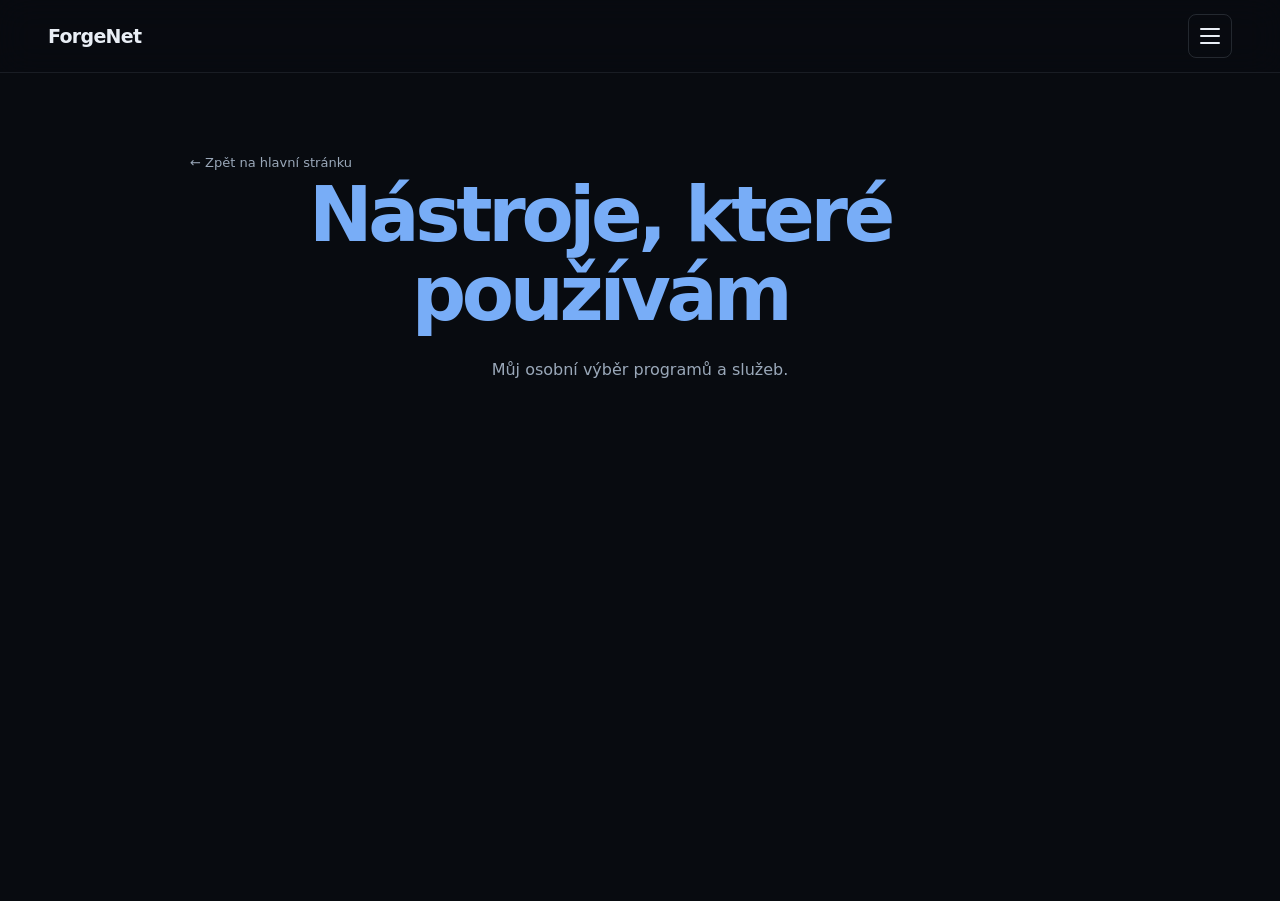
<file: my-tools.html>
<!DOCTYPE html>
<html lang="cs">
<head>
  <meta charset="UTF-8">
  <meta name="viewport" content="width=device-width, initial-scale=1">
  <meta name="theme-color" content="#080b10">
  <meta name="description" content="Osobní výběr nástrojů, které používám.">
  <title>ForgeNet</title>
  <link rel="stylesheet" href="ForgeNet.css">
  <script>
    const savedTheme = localStorage.getItem("forgenet-theme");
    if (savedTheme === "light" || savedTheme === "dark") {
      document.documentElement.dataset.theme = savedTheme;
    }
  </script>
</head>
<body>
  <header class="topbar">
    <div class="container topbar-inner">
      <a class="brand" href="ForgeNet.html" aria-label="ForgeNet — úvodní stránka" data-i18n-aria-label="brandLabel">ForgeNet</a>
      <details class="site-menu">
        <summary aria-label="Menu" data-i18n-aria-label="menu">
          <span class="menu-icon" aria-hidden="true"><span></span><span></span><span></span></span>
          <span class="visually-hidden" data-i18n="menu">Menu</span>
        </summary>
        <div class="menu-panel">
          <button class="theme-toggle" type="button" aria-pressed="false">Světlý režim</button>
          <label class="language-picker">
            <span data-i18n="language">Jazyk</span>
            <select class="language-toggle" aria-label="Jazyk" data-i18n-aria-label="language">
              <option value="cs">Čeština</option>
              <option value="en">English</option>
              <option value="de">Deutsch</option>
            </select>
          </label>
        </div>
      </details>
    </div>
  </header>
  <main class="my-tools-page">
    <div class="container">
      <a class="my-tools-back" href="ForgeNet.html" data-i18n="backHome">← Zpět na hlavní stránku</a>
      <h1 data-i18n="myToolsTitle">Nástroje, které používám</h1>
      <p class="software-intro" data-i18n="myToolsIntro">Můj osobní výběr programů a služeb.</p>
    </div>
  </main>
  <script>
    const root = document.documentElement;
    const themeToggle = document.querySelector(".theme-toggle");
    const languageToggle = document.querySelector(".language-toggle");
    const translations = {
      cs: {
        brandLabel: "ForgeNet — úvodní stránka",
        menu: "Menu",
        language: "Jazyk",
        lightMode: "Světlý režim",
        darkMode: "Tmavý režim",
        switchToLight: "Přepnout na světlý režim",
        switchToDark: "Přepnout na tmavý režim",
        backHome: "← Zpět na hlavní stránku",
        myToolsTitle: "Nástroje, které používám",
        myToolsIntro: "Můj osobní výběr programů a služeb.",
        description: "Osobní výběr nástrojů, které používám."
      },
      en: {
        brandLabel: "ForgeNet — home page",
        menu: "Menu",
        language: "Language",
        lightMode: "Light mode",
        darkMode: "Dark mode",
        switchToLight: "Switch to light mode",
        switchToDark: "Switch to dark mode",
        backHome: "← Back to home",
        myToolsTitle: "Tools I use",
        myToolsIntro: "My personal selection of software and services.",
        description: "A personal selection of tools I use."
      },
      de: {
        brandLabel: "ForgeNet — Startseite",
        menu: "Menü",
        language: "Sprache",
        lightMode: "Heller Modus",
        darkMode: "Dunkler Modus",
        switchToLight: "Zum hellen Modus wechseln",
        switchToDark: "Zum dunklen Modus wechseln",
        backHome: "← Zurück zur Startseite",
        myToolsTitle: "Tools, die ich nutze",
        myToolsIntro: "Meine persönliche Auswahl an Software und Diensten.",
        description: "Eine persönliche Auswahl der Tools, die ich nutze."
      }
    };

    function updateThemeToggle() {
      const isLight = root.dataset.theme === "light";
      const text = translations[languageToggle.value];
      themeToggle.textContent = isLight ? text.darkMode : text.lightMode;
      themeToggle.setAttribute("aria-label", isLight ? text.switchToDark : text.switchToLight);
      themeToggle.setAttribute("aria-pressed", String(isLight));
    }

    function updateLanguage(language) {
      const text = translations[language];
      document.documentElement.lang = language;
      document.querySelectorAll("[data-i18n]").forEach((element) => {
        element.textContent = text[element.dataset.i18n];
      });
      document.querySelectorAll("[data-i18n-aria-label]").forEach((element) => {
        element.setAttribute("aria-label", text[element.dataset.i18nAriaLabel]);
      });
      document.querySelector('meta[name="description"]').content = text.description;
      languageToggle.value = language;
      localStorage.setItem("forgenet-language", language);
      updateThemeToggle();
    }

    const savedLanguage = localStorage.getItem("forgenet-language");
    updateLanguage(Object.prototype.hasOwnProperty.call(translations, savedLanguage) ? savedLanguage : "cs");
    languageToggle.addEventListener("change", () => updateLanguage(languageToggle.value));
    themeToggle.addEventListener("click", () => {
      const nextTheme = root.dataset.theme === "light" ? "dark" : "light";
      root.dataset.theme = nextTheme;
      localStorage.setItem("forgenet-theme", nextTheme);
      updateThemeToggle();
    });
  </script>
</body>
</html>
</file>
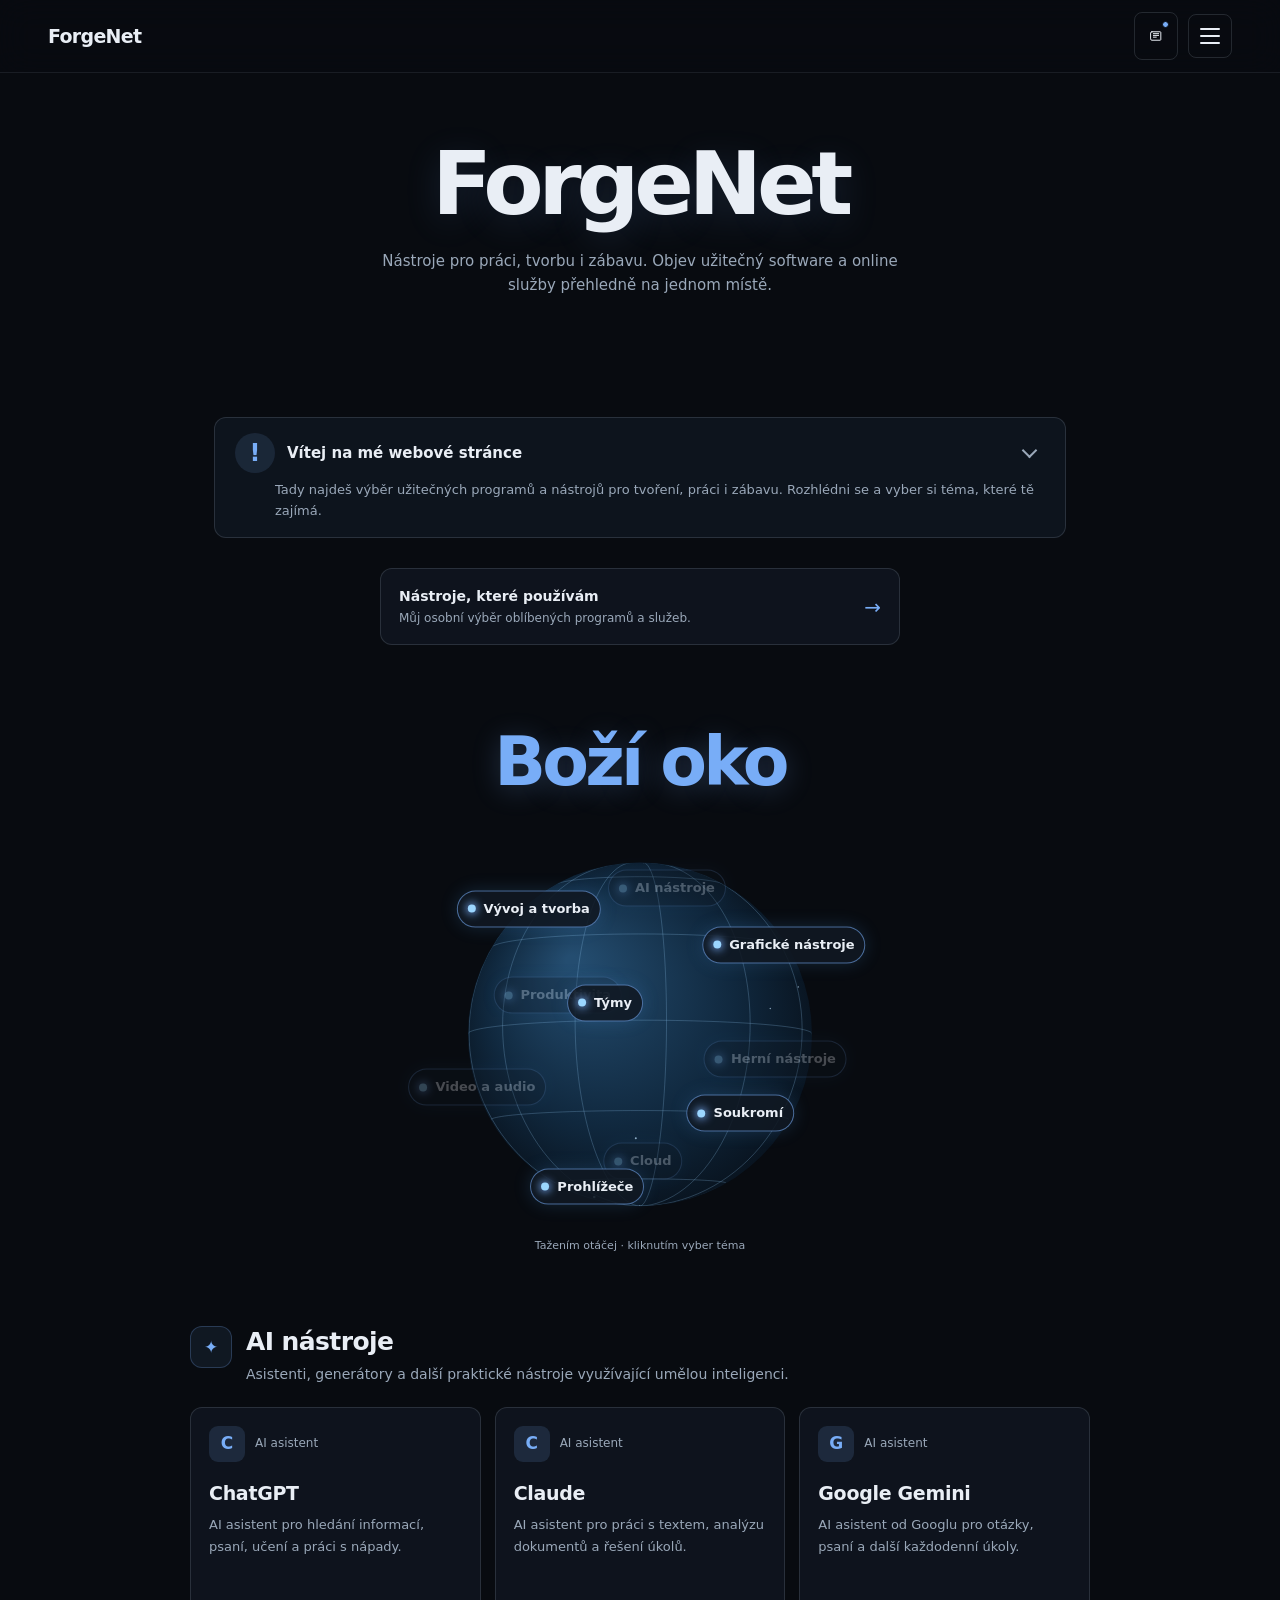
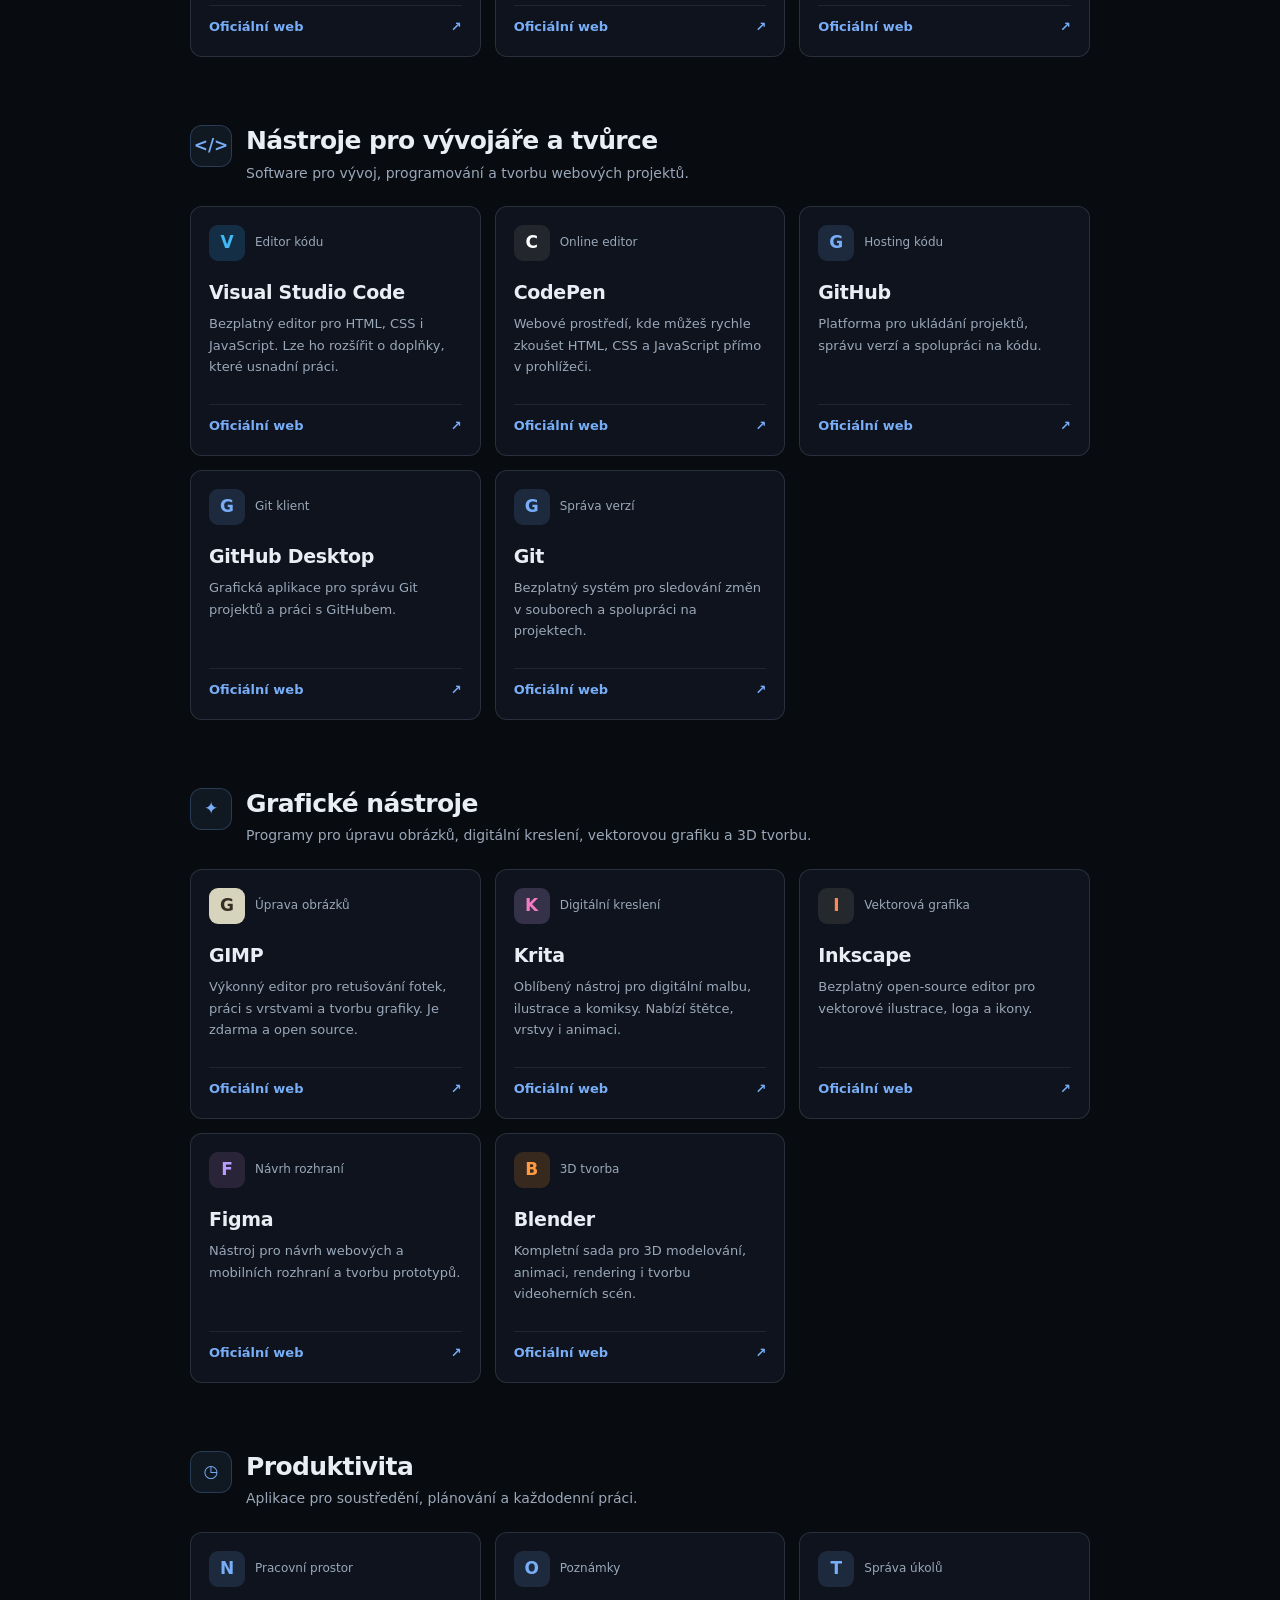
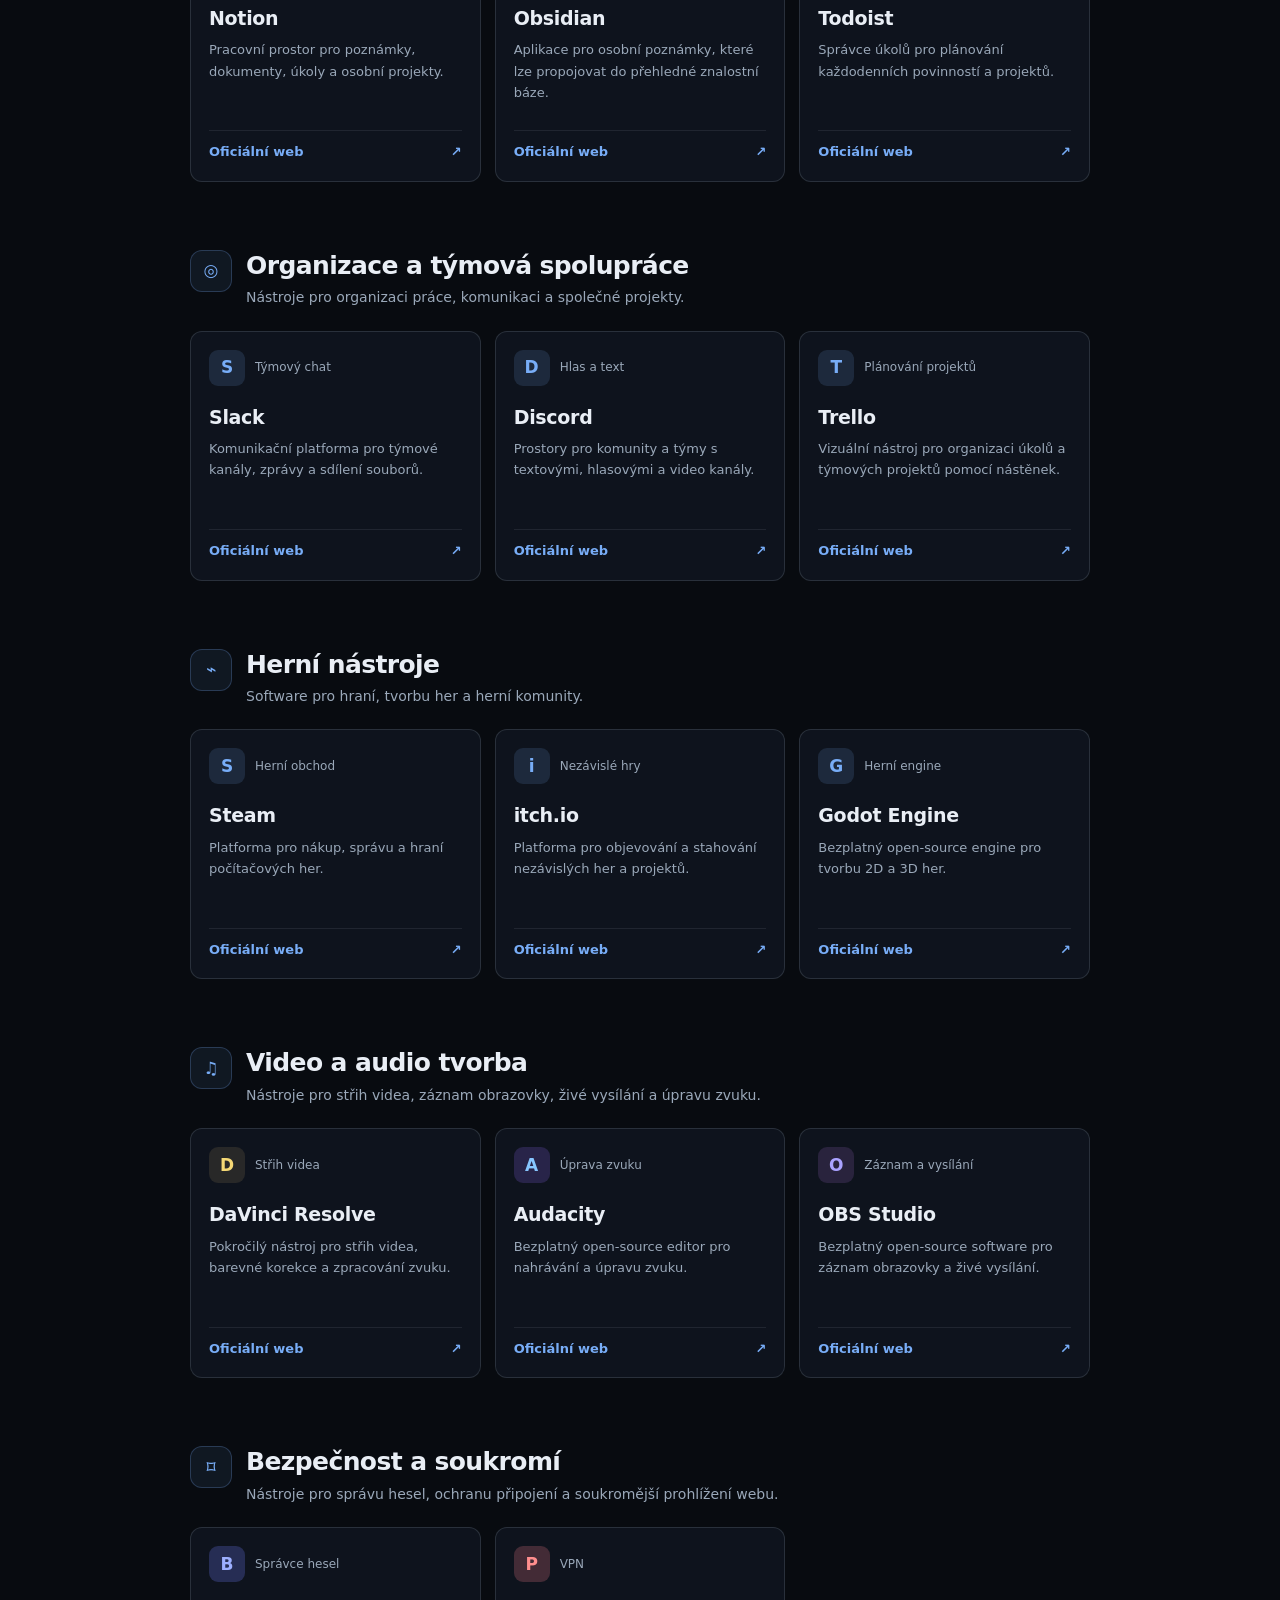
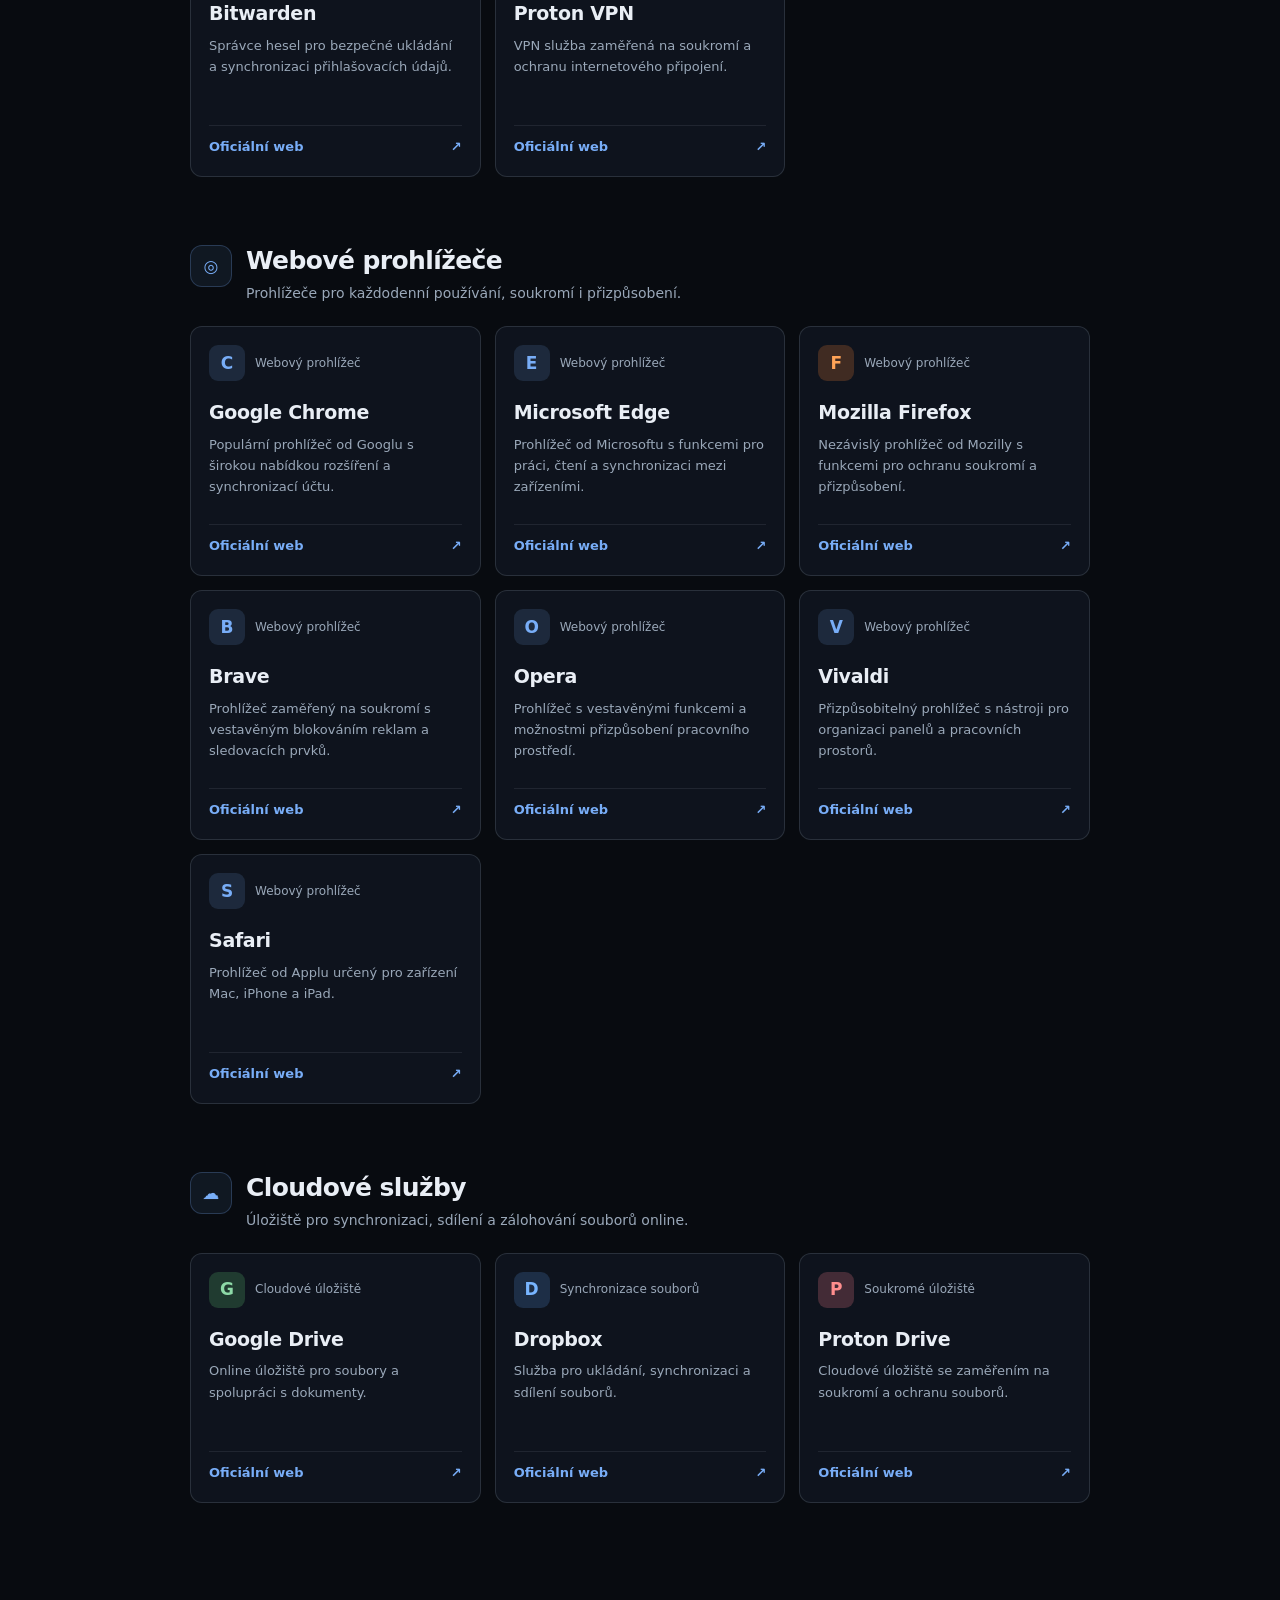
<file: software.html>
<!DOCTYPE html>
<html lang="cs">
<head>
  <meta charset="UTF-8">
  <meta name="viewport" content="width=device-width, initial-scale=1">
  <meta name="theme-color" content="#080b10">
  <meta name="description" content="ForgeNet je můj webový projekt o softwaru. Objev nástroje pro vývoj, tvorbu, produktivitu i zábavu.">
  <title>ForgeNet</title>
  <link rel="stylesheet" href="ForgeNet.css">
  <script>
    const savedTheme = localStorage.getItem("forgenet-theme");
    if (savedTheme === "light" || savedTheme === "dark") {
      document.documentElement.dataset.theme = savedTheme;
    }
  </script>
</head>
<body>
  <header class="topbar">
    <div class="container topbar-inner">
      <a class="brand" href="#domu" aria-label="ForgeNet — úvodní stránka" data-i18n-aria-label="brandLabel">ForgeNet</a>
      <div class="topbar-actions">
        <details class="news-feed news-feed-toolbar" id="novinky">
          <summary aria-label="Novinky: Bezplatný software od ArtCraft a jedna další novinka" data-i18n-aria-label="newsSummary">
            <svg class="news-icon" viewBox="0 0 24 24" aria-hidden="true"><path d="M5 4.75h14a1.25 1.25 0 0 1 1.25 1.25v12A1.25 1.25 0 0 1 19 19.25H5A2.25 2.25 0 0 1 2.75 17V7A2.25 2.25 0 0 1 5 4.75Z"/><path d="M7.5 8h9M7.5 11h9M7.5 14h5"/></svg>
            <span class="news-indicator" aria-hidden="true"></span>
            <span class="visually-hidden" data-i18n="news">Novinky</span>
          </summary>
          <div class="news-list">
            <h2 class="news-panel-heading" data-i18n="news">Novinky</h2>
            <article class="news-item">
              <strong data-i18n="headline">Bezplatný software od ArtCraft</strong>
              <p data-i18n="newsDescription">Software jako Adobe — více informací již brzy.</p>
            </article>
            <article class="news-item">
              <strong data-i18n="secondHeadline">Emulace her na PC už za pár dní</strong>
              <p data-i18n="secondDescription">V poslední době AI a hackeři ovládli herní průmysl.</p>
            </article>
          </div>
        </details>
        <details class="site-menu">
          <summary aria-label="Menu" data-i18n-aria-label="menu">
            <span class="menu-icon" aria-hidden="true"><span></span><span></span><span></span></span>
            <span class="visually-hidden" data-i18n="menu">Menu</span>
          </summary>
          <div class="menu-panel">
            <button class="theme-toggle" type="button" aria-pressed="false">Světlý režim</button>
            <label class="language-picker">
              <span data-i18n="language">Jazyk</span>
              <select class="language-toggle" aria-label="Jazyk" data-i18n-aria-label="language">
                <option value="cs">Čeština</option>
                <option value="en">English</option>
                <option value="de">Deutsch</option>
              </select>
            </label>
          </div>
        </details>
      </div>
    </div>
  </header>
  <main>
    <section class="hero">
      <div class="container">
        <h1 class="home-title">ForgeNet</h1>
        <p class="home-subtitle" data-i18n="homeSubtitle">Nástroje pro práci, tvorbu i zábavu. Objev užitečný software a online služby přehledně na jednom místě.</p>
        <aside class="welcome-info is-expanded" id="domu">
          <div class="welcome-info-heading">
            <span class="welcome-info-icon" aria-hidden="true">!</span>
            <h2 data-i18n="welcomeTitle">Vítej na mé webové stránce</h2>
            <button class="welcome-info-toggle" type="button" aria-expanded="true" aria-controls="welcome-message">
              <span class="visually-hidden" data-i18n="welcomeToggle">Sbalit uvítací okénko</span>
              <span class="welcome-info-chevron" aria-hidden="true"></span>
            </button>
          </div>
          <div class="welcome-info-content" id="welcome-message">
            <p data-i18n="welcomeMessage">Tady najdeš výběr užitečných programů a nástrojů pro tvoření, práci i zábavu. Rozhlédni se a vyber si téma, které tě zajímá.</p>
          </div>
        </aside>
        <a class="my-tools-card" href="my-tools.html">
          <span class="my-tools-card-copy">
            <strong data-i18n="myToolsCardTitle">Nástroje, které používám</strong>
            <span data-i18n="myToolsCardDescription">Můj osobní výběr oblíbených programů a služeb.</span>
          </span>
          <span class="my-tools-card-arrow" aria-hidden="true">→</span>
        </a>
      </div>
    </section>
    <section class="software-hero" id="software">
      <div class="container">
        <div class="globe-intro" id="bozi-oko">
          <h1 data-i18n="title">Boží oko</h1>
        </div>
        <div class="globe-stage" role="group" aria-label="Témata nástrojů" data-i18n-aria-label="categories">
          <canvas class="globe-canvas" aria-hidden="true"></canvas>
          <a class="globe-topic" data-topic="ai" href="#ai"><span class="globe-topic-dot"></span><span data-i18n="ai">AI nástroje</span></a>
          <a class="globe-topic" data-topic="developers" href="#vyvoj"><span class="globe-topic-dot"></span><span data-i18n="developersShort">Vývoj a tvorba</span></a>
          <a class="globe-topic" data-topic="graphics" href="#grafika"><span class="globe-topic-dot"></span><span data-i18n="graphics">Grafika</span></a>
          <a class="globe-topic" data-topic="productivity" href="#produktivita"><span class="globe-topic-dot"></span><span data-i18n="productivity">Produktivita</span></a>
          <a class="globe-topic" data-topic="collaboration" href="#spoluprace"><span class="globe-topic-dot"></span><span data-i18n="collaborationShort">Týmy a spolupráce</span></a>
          <a class="globe-topic" data-topic="gaming" href="#hry"><span class="globe-topic-dot"></span><span data-i18n="gaming">Herní nástroje</span></a>
          <a class="globe-topic" data-topic="media" href="#media"><span class="globe-topic-dot"></span><span data-i18n="mediaShort">Video a audio</span></a>
          <a class="globe-topic" data-topic="security" href="#bezpecnost"><span class="globe-topic-dot"></span><span data-i18n="securityShort">Bezpečnost</span></a>
          <a class="globe-topic" data-topic="cloud" href="#cloud"><span class="globe-topic-dot"></span><span data-i18n="cloudShort">Cloud</span></a>
          <a class="globe-topic" data-topic="browsers" href="#prohlizece"><span class="globe-topic-dot"></span><span data-i18n="browserShort">Prohlížeče</span></a>
          <p class="globe-hint" data-i18n="globeHint">Tažením otáčej · kliknutím vyber téma</p>
        </div>
        <section class="software-category" id="ai">
          <div class="category-heading">
            <span class="category-icon" aria-hidden="true">✦</span>
            <div>
              <h2 data-i18n="ai">AI nástroje</h2>
              <p data-i18n="aiIntro">Asistenti, generátory a další praktické nástroje využívající umělou inteligenci.</p>
            </div>
          </div>
          <div class="software-grid">
            <article class="software-card">
              <div class="software-card-top"><span class="software-mark">C</span><span class="software-type" data-i18n="aiAssistant">AI asistent</span></div>
              <h3>ChatGPT</h3>
              <p data-i18n="chatgptDescription">AI asistent pro hledání informací, psaní, učení a práci s nápady.</p>
              <a class="software-link" href="https://chatgpt.com/" target="_blank" rel="noopener noreferrer"><span data-i18n="officialWebsite">Oficiální web</span><span aria-hidden="true">↗</span></a>
            </article>
            <article class="software-card">
              <div class="software-card-top"><span class="software-mark">C</span><span class="software-type" data-i18n="aiAssistant">AI asistent</span></div>
              <h3>Claude</h3>
              <p data-i18n="claudeDescription">AI asistent pro práci s textem, analýzu dokumentů a řešení úkolů.</p>
              <a class="software-link" href="https://claude.ai/" target="_blank" rel="noopener noreferrer"><span data-i18n="officialWebsite">Oficiální web</span><span aria-hidden="true">↗</span></a>
            </article>
            <article class="software-card">
              <div class="software-card-top"><span class="software-mark">G</span><span class="software-type" data-i18n="aiAssistant">AI asistent</span></div>
              <h3>Google Gemini</h3>
              <p data-i18n="geminiDescription">AI asistent od Googlu pro otázky, psaní a další každodenní úkoly.</p>
              <a class="software-link" href="https://gemini.google.com/" target="_blank" rel="noopener noreferrer"><span data-i18n="officialWebsite">Oficiální web</span><span aria-hidden="true">↗</span></a>
            </article>
          </div>
        </section>

        <section class="software-category" id="vyvoj">
          <div class="category-heading">
            <span class="category-icon" aria-hidden="true">&lt;/&gt;</span>
            <div>
              <h2 data-i18n="developers">Nástroje pro vývojáře a tvůrce</h2>
              <p data-i18n="developersIntro">Software pro vývoj, programování a tvorbu webových projektů.</p>
            </div>
          </div>
          <div class="software-grid">
            <article class="software-card">
              <div class="software-card-top"><span class="software-mark mark-vscode">V</span><span class="software-type" data-i18n="codeEditor">Editor kódu</span></div>
              <h3>Visual Studio Code</h3>
              <p data-i18n="vscodeDescription">Bezplatný editor pro HTML, CSS i JavaScript. Lze ho rozšířit o doplňky, které usnadní práci.</p>
              <a class="software-link" href="https://code.visualstudio.com/" target="_blank" rel="noopener noreferrer"><span data-i18n="officialWebsite">Oficiální web</span><span aria-hidden="true">↗</span></a>
            </article>
            <article class="software-card">
              <div class="software-card-top"><span class="software-mark mark-codepen">C</span><span class="software-type" data-i18n="onlineEditor">Online editor</span></div>
              <h3>CodePen</h3>
              <p data-i18n="codepenDescription">Webové prostředí, kde můžeš rychle zkoušet HTML, CSS a JavaScript přímo v prohlížeči.</p>
              <a class="software-link" href="https://codepen.io/" target="_blank" rel="noopener noreferrer"><span data-i18n="officialWebsite">Oficiální web</span><span aria-hidden="true">↗</span></a>
            </article>
            <article class="software-card">
              <div class="software-card-top"><span class="software-mark">G</span><span class="software-type" data-i18n="codeHosting">Hosting kódu</span></div>
              <h3>GitHub</h3>
              <p data-i18n="githubDescription">Platforma pro ukládání projektů, správu verzí a spolupráci na kódu.</p>
              <a class="software-link" href="https://github.com/" target="_blank" rel="noopener noreferrer"><span data-i18n="officialWebsite">Oficiální web</span><span aria-hidden="true">↗</span></a>
            </article>
            <article class="software-card">
              <div class="software-card-top"><span class="software-mark">G</span><span class="software-type" data-i18n="gitClient">Git klient</span></div>
              <h3>GitHub Desktop</h3>
              <p data-i18n="githubDesktopDescription">Grafická aplikace pro správu Git projektů a práci s GitHubem.</p>
              <a class="software-link" href="https://desktop.github.com/" target="_blank" rel="noopener noreferrer"><span data-i18n="officialWebsite">Oficiální web</span><span aria-hidden="true">↗</span></a>
            </article>
            <article class="software-card">
              <div class="software-card-top"><span class="software-mark">G</span><span class="software-type" data-i18n="versionControl">Správa verzí</span></div>
              <h3>Git</h3>
              <p data-i18n="gitDescription">Bezplatný systém pro sledování změn v souborech a spolupráci na projektech.</p>
              <a class="software-link" href="https://git-scm.com/" target="_blank" rel="noopener noreferrer"><span data-i18n="officialWebsite">Oficiální web</span><span aria-hidden="true">↗</span></a>
            </article>
          </div>
        </section>

        <section class="software-category" id="grafika">
          <div class="category-heading">
            <span class="category-icon" aria-hidden="true">✦</span>
            <div>
              <h2 data-i18n="graphics">Grafické nástroje</h2>
              <p data-i18n="graphicsIntro">Programy pro úpravu obrázků, digitální kreslení, vektorovou grafiku a 3D tvorbu.</p>
            </div>
          </div>
          <div class="software-grid">
            <article class="software-card">
              <div class="software-card-top"><span class="software-mark mark-gimp">G</span><span class="software-type" data-i18n="imageEditor">Úprava obrázků</span></div>
              <h3>GIMP</h3>
              <p data-i18n="gimpDescription">Výkonný editor pro retušování fotek, práci s vrstvami a tvorbu grafiky. Je zdarma a open source.</p>
              <a class="software-link" href="https://www.gimp.org/" target="_blank" rel="noopener noreferrer"><span data-i18n="officialWebsite">Oficiální web</span><span aria-hidden="true">↗</span></a>
            </article>
            <article class="software-card">
              <div class="software-card-top"><span class="software-mark mark-krita">K</span><span class="software-type" data-i18n="digitalPainting">Digitální kreslení</span></div>
              <h3>Krita</h3>
              <p data-i18n="kritaDescription">Oblíbený nástroj pro digitální malbu, ilustrace a komiksy. Nabízí štětce, vrstvy i animaci.</p>
              <a class="software-link" href="https://krita.org/" target="_blank" rel="noopener noreferrer"><span data-i18n="officialWebsite">Oficiální web</span><span aria-hidden="true">↗</span></a>
            </article>
            <article class="software-card">
              <div class="software-card-top"><span class="software-mark mark-inkscape">I</span><span class="software-type" data-i18n="vectorGraphics">Vektorová grafika</span></div>
              <h3>Inkscape</h3>
              <p data-i18n="inkscapeDescription">Bezplatný open-source editor pro vektorové ilustrace, loga a ikony.</p>
              <a class="software-link" href="https://inkscape.org/" target="_blank" rel="noopener noreferrer"><span data-i18n="officialWebsite">Oficiální web</span><span aria-hidden="true">↗</span></a>
            </article>
            <article class="software-card">
              <div class="software-card-top"><span class="software-mark mark-figma">F</span><span class="software-type" data-i18n="interfaceDesign">Návrh rozhraní</span></div>
              <h3>Figma</h3>
              <p data-i18n="figmaDescription">Nástroj pro návrh webových a mobilních rozhraní a tvorbu prototypů.</p>
              <a class="software-link" href="https://www.figma.com/" target="_blank" rel="noopener noreferrer"><span data-i18n="officialWebsite">Oficiální web</span><span aria-hidden="true">↗</span></a>
            </article>
            <article class="software-card">
              <div class="software-card-top"><span class="software-mark mark-blender">B</span><span class="software-type" data-i18n="3d">3D tvorba</span></div>
              <h3>Blender</h3>
              <p data-i18n="blenderDescription">Kompletní sada pro 3D modelování, animaci, rendering i tvorbu videoherních scén.</p>
              <a class="software-link" href="https://www.blender.org/" target="_blank" rel="noopener noreferrer"><span data-i18n="officialWebsite">Oficiální web</span><span aria-hidden="true">↗</span></a>
            </article>
          </div>
        </section>

        <section class="software-category" id="produktivita">
          <div class="category-heading">
            <span class="category-icon" aria-hidden="true">◷</span>
            <div>
              <h2 data-i18n="productivity">Produktivita</h2>
              <p data-i18n="productivityIntro">Aplikace pro soustředění, plánování a každodenní práci.</p>
            </div>
          </div>
          <div class="software-grid">
            <article class="software-card">
              <div class="software-card-top"><span class="software-mark">N</span><span class="software-type" data-i18n="workspace">Pracovní prostor</span></div>
              <h3>Notion</h3>
              <p data-i18n="notionDescription">Pracovní prostor pro poznámky, dokumenty, úkoly a osobní projekty.</p>
              <a class="software-link" href="https://www.notion.so/" target="_blank" rel="noopener noreferrer"><span data-i18n="officialWebsite">Oficiální web</span><span aria-hidden="true">↗</span></a>
            </article>
            <article class="software-card">
              <div class="software-card-top"><span class="software-mark">O</span><span class="software-type" data-i18n="noteTaking">Poznámky</span></div>
              <h3>Obsidian</h3>
              <p data-i18n="obsidianDescription">Aplikace pro osobní poznámky, které lze propojovat do přehledné znalostní báze.</p>
              <a class="software-link" href="https://obsidian.md/" target="_blank" rel="noopener noreferrer"><span data-i18n="officialWebsite">Oficiální web</span><span aria-hidden="true">↗</span></a>
            </article>
            <article class="software-card">
              <div class="software-card-top"><span class="software-mark">T</span><span class="software-type" data-i18n="taskManagement">Správa úkolů</span></div>
              <h3>Todoist</h3>
              <p data-i18n="todoistDescription">Správce úkolů pro plánování každodenních povinností a projektů.</p>
              <a class="software-link" href="https://todoist.com/" target="_blank" rel="noopener noreferrer"><span data-i18n="officialWebsite">Oficiální web</span><span aria-hidden="true">↗</span></a>
            </article>
          </div>
        </section>

        <section class="software-category" id="spoluprace">
          <div class="category-heading">
            <span class="category-icon" aria-hidden="true">◎</span>
            <div>
              <h2 data-i18n="collaboration">Organizace a týmová spolupráce</h2>
              <p data-i18n="collaborationIntro">Nástroje pro organizaci práce, komunikaci a společné projekty.</p>
            </div>
          </div>
          <div class="software-grid">
            <article class="software-card">
              <div class="software-card-top"><span class="software-mark">S</span><span class="software-type" data-i18n="teamChat">Týmový chat</span></div>
              <h3>Slack</h3>
              <p data-i18n="slackDescription">Komunikační platforma pro týmové kanály, zprávy a sdílení souborů.</p>
              <a class="software-link" href="https://slack.com/" target="_blank" rel="noopener noreferrer"><span data-i18n="officialWebsite">Oficiální web</span><span aria-hidden="true">↗</span></a>
            </article>
            <article class="software-card">
              <div class="software-card-top"><span class="software-mark">D</span><span class="software-type" data-i18n="voiceAndText">Hlas a text</span></div>
              <h3>Discord</h3>
              <p data-i18n="discordDescription">Prostory pro komunity a týmy s textovými, hlasovými a video kanály.</p>
              <a class="software-link" href="https://discord.com/" target="_blank" rel="noopener noreferrer"><span data-i18n="officialWebsite">Oficiální web</span><span aria-hidden="true">↗</span></a>
            </article>
            <article class="software-card">
              <div class="software-card-top"><span class="software-mark">T</span><span class="software-type" data-i18n="projectManagement">Plánování projektů</span></div>
              <h3>Trello</h3>
              <p data-i18n="trelloDescription">Vizuální nástroj pro organizaci úkolů a týmových projektů pomocí nástěnek.</p>
              <a class="software-link" href="https://trello.com/" target="_blank" rel="noopener noreferrer"><span data-i18n="officialWebsite">Oficiální web</span><span aria-hidden="true">↗</span></a>
            </article>
          </div>
        </section>

        <section class="software-category" id="hry">
          <div class="category-heading">
            <span class="category-icon" aria-hidden="true">⌁</span>
            <div>
              <h2 data-i18n="gaming">Herní nástroje</h2>
              <p data-i18n="gamingIntro">Software pro hraní, tvorbu her a herní komunity.</p>
            </div>
          </div>
          <div class="software-grid">
            <article class="software-card">
              <div class="software-card-top"><span class="software-mark">S</span><span class="software-type" data-i18n="gameStore">Herní obchod</span></div>
              <h3>Steam</h3>
              <p data-i18n="steamDescription">Platforma pro nákup, správu a hraní počítačových her.</p>
              <a class="software-link" href="https://store.steampowered.com/" target="_blank" rel="noopener noreferrer"><span data-i18n="officialWebsite">Oficiální web</span><span aria-hidden="true">↗</span></a>
            </article>
            <article class="software-card">
              <div class="software-card-top"><span class="software-mark">i</span><span class="software-type" data-i18n="indieGames">Nezávislé hry</span></div>
              <h3>itch.io</h3>
              <p data-i18n="itchioDescription">Platforma pro objevování a stahování nezávislých her a projektů.</p>
              <a class="software-link" href="https://itch.io/" target="_blank" rel="noopener noreferrer"><span data-i18n="officialWebsite">Oficiální web</span><span aria-hidden="true">↗</span></a>
            </article>
            <article class="software-card">
              <div class="software-card-top"><span class="software-mark">G</span><span class="software-type" data-i18n="gameEngine">Herní engine</span></div>
              <h3>Godot Engine</h3>
              <p data-i18n="godotDescription">Bezplatný open-source engine pro tvorbu 2D a 3D her.</p>
              <a class="software-link" href="https://godotengine.org/" target="_blank" rel="noopener noreferrer"><span data-i18n="officialWebsite">Oficiální web</span><span aria-hidden="true">↗</span></a>
            </article>
          </div>
        </section>

        <section class="software-category" id="media">
          <div class="category-heading">
            <span class="category-icon" aria-hidden="true">♫</span>
            <div>
              <h2 data-i18n="media">Video a audio tvorba</h2>
              <p data-i18n="mediaIntro">Nástroje pro střih videa, záznam obrazovky, živé vysílání a úpravu zvuku.</p>
            </div>
          </div>
          <div class="software-grid">
            <article class="software-card">
              <div class="software-card-top"><span class="software-mark mark-resolve">D</span><span class="software-type" data-i18n="videoEditing">Střih videa</span></div>
              <h3>DaVinci Resolve</h3>
              <p data-i18n="resolveDescription">Pokročilý nástroj pro střih videa, barevné korekce a zpracování zvuku.</p>
              <a class="software-link" href="https://www.blackmagicdesign.com/products/davinciresolve" target="_blank" rel="noopener noreferrer"><span data-i18n="officialWebsite">Oficiální web</span><span aria-hidden="true">↗</span></a>
            </article>
            <article class="software-card">
              <div class="software-card-top"><span class="software-mark mark-audacity">A</span><span class="software-type" data-i18n="audioEditing">Úprava zvuku</span></div>
              <h3>Audacity</h3>
              <p data-i18n="audacityDescription">Bezplatný open-source editor pro nahrávání a úpravu zvuku.</p>
              <a class="software-link" href="https://www.audacityteam.org/" target="_blank" rel="noopener noreferrer"><span data-i18n="officialWebsite">Oficiální web</span><span aria-hidden="true">↗</span></a>
            </article>
            <article class="software-card">
              <div class="software-card-top"><span class="software-mark mark-obs">O</span><span class="software-type" data-i18n="recordingStreaming">Záznam a vysílání</span></div>
              <h3>OBS Studio</h3>
              <p data-i18n="obsDescription">Bezplatný open-source software pro záznam obrazovky a živé vysílání.</p>
              <a class="software-link" href="https://obsproject.com/" target="_blank" rel="noopener noreferrer"><span data-i18n="officialWebsite">Oficiální web</span><span aria-hidden="true">↗</span></a>
            </article>
          </div>
        </section>

        <section class="software-category" id="bezpecnost">
          <div class="category-heading">
            <span class="category-icon" aria-hidden="true">⌑</span>
            <div>
              <h2 data-i18n="security">Bezpečnost a soukromí</h2>
              <p data-i18n="securityIntro">Nástroje pro správu hesel, ochranu připojení a soukromější prohlížení webu.</p>
            </div>
          </div>
          <div class="software-grid">
            <article class="software-card">
              <div class="software-card-top"><span class="software-mark mark-bitwarden">B</span><span class="software-type" data-i18n="passwordManager">Správce hesel</span></div>
              <h3>Bitwarden</h3>
              <p data-i18n="bitwardenDescription">Správce hesel pro bezpečné ukládání a synchronizaci přihlašovacích údajů.</p>
              <a class="software-link" href="https://bitwarden.com/" target="_blank" rel="noopener noreferrer"><span data-i18n="officialWebsite">Oficiální web</span><span aria-hidden="true">↗</span></a>
            </article>
            <article class="software-card">
              <div class="software-card-top"><span class="software-mark mark-proton">P</span><span class="software-type" data-i18n="vpn">VPN</span></div>
              <h3>Proton VPN</h3>
              <p data-i18n="protonVpnDescription">VPN služba zaměřená na soukromí a ochranu internetového připojení.</p>
              <a class="software-link" href="https://protonvpn.com/" target="_blank" rel="noopener noreferrer"><span data-i18n="officialWebsite">Oficiální web</span><span aria-hidden="true">↗</span></a>
            </article>
          </div>
        </section>

        <section class="software-category" id="prohlizece">
          <div class="category-heading">
            <span class="category-icon" aria-hidden="true">◎</span>
            <div>
              <h2 data-i18n="browser">Webové prohlížeče</h2>
              <p data-i18n="browserIntro">Prohlížeče pro každodenní používání, soukromí i přizpůsobení.</p>
            </div>
          </div>
          <div class="software-grid">
            <article class="software-card">
              <div class="software-card-top"><span class="software-mark">C</span><span class="software-type" data-i18n="browserType">Webový prohlížeč</span></div>
              <h3>Google Chrome</h3>
              <p data-i18n="chromeDescription">Populární prohlížeč od Googlu s širokou nabídkou rozšíření a synchronizací účtu.</p>
              <a class="software-link" href="https://www.google.com/chrome/" target="_blank" rel="noopener noreferrer"><span data-i18n="officialWebsite">Oficiální web</span><span aria-hidden="true">↗</span></a>
            </article>
            <article class="software-card">
              <div class="software-card-top"><span class="software-mark">E</span><span class="software-type" data-i18n="browserType">Webový prohlížeč</span></div>
              <h3>Microsoft Edge</h3>
              <p data-i18n="edgeDescription">Prohlížeč od Microsoftu s funkcemi pro práci, čtení a synchronizaci mezi zařízeními.</p>
              <a class="software-link" href="https://www.microsoft.com/edge" target="_blank" rel="noopener noreferrer"><span data-i18n="officialWebsite">Oficiální web</span><span aria-hidden="true">↗</span></a>
            </article>
            <article class="software-card">
              <div class="software-card-top"><span class="software-mark mark-firefox">F</span><span class="software-type" data-i18n="browserType">Webový prohlížeč</span></div>
              <h3>Mozilla Firefox</h3>
              <p data-i18n="firefoxDescription">Nezávislý prohlížeč od Mozilly s funkcemi pro ochranu soukromí a přizpůsobení.</p>
              <a class="software-link" href="https://www.mozilla.org/firefox/" target="_blank" rel="noopener noreferrer"><span data-i18n="officialWebsite">Oficiální web</span><span aria-hidden="true">↗</span></a>
            </article>
            <article class="software-card">
              <div class="software-card-top"><span class="software-mark">B</span><span class="software-type" data-i18n="browserType">Webový prohlížeč</span></div>
              <h3>Brave</h3>
              <p data-i18n="braveDescription">Prohlížeč zaměřený na soukromí s vestavěným blokováním reklam a sledovacích prvků.</p>
              <a class="software-link" href="https://brave.com/" target="_blank" rel="noopener noreferrer"><span data-i18n="officialWebsite">Oficiální web</span><span aria-hidden="true">↗</span></a>
            </article>
            <article class="software-card">
              <div class="software-card-top"><span class="software-mark">O</span><span class="software-type" data-i18n="browserType">Webový prohlížeč</span></div>
              <h3>Opera</h3>
              <p data-i18n="operaDescription">Prohlížeč s vestavěnými funkcemi a možnostmi přizpůsobení pracovního prostředí.</p>
              <a class="software-link" href="https://www.opera.com/" target="_blank" rel="noopener noreferrer"><span data-i18n="officialWebsite">Oficiální web</span><span aria-hidden="true">↗</span></a>
            </article>
            <article class="software-card">
              <div class="software-card-top"><span class="software-mark">V</span><span class="software-type" data-i18n="browserType">Webový prohlížeč</span></div>
              <h3>Vivaldi</h3>
              <p data-i18n="vivaldiDescription">Přizpůsobitelný prohlížeč s nástroji pro organizaci panelů a pracovních prostorů.</p>
              <a class="software-link" href="https://vivaldi.com/" target="_blank" rel="noopener noreferrer"><span data-i18n="officialWebsite">Oficiální web</span><span aria-hidden="true">↗</span></a>
            </article>
            <article class="software-card">
              <div class="software-card-top"><span class="software-mark">S</span><span class="software-type" data-i18n="browserType">Webový prohlížeč</span></div>
              <h3>Safari</h3>
              <p data-i18n="safariDescription">Prohlížeč od Applu určený pro zařízení Mac, iPhone a iPad.</p>
              <a class="software-link" href="https://www.apple.com/safari/" target="_blank" rel="noopener noreferrer"><span data-i18n="officialWebsite">Oficiální web</span><span aria-hidden="true">↗</span></a>
            </article>
          </div>
        </section>

        <section class="software-category" id="cloud">
          <div class="category-heading">
            <span class="category-icon" aria-hidden="true">☁</span>
            <div>
              <h2 data-i18n="cloud">Cloudové služby</h2>
              <p data-i18n="cloudIntro">Úložiště pro synchronizaci, sdílení a zálohování souborů online.</p>
            </div>
          </div>
          <div class="software-grid">
            <article class="software-card">
              <div class="software-card-top"><span class="software-mark mark-drive">G</span><span class="software-type" data-i18n="cloudStorage">Cloudové úložiště</span></div>
              <h3>Google Drive</h3>
              <p data-i18n="driveDescription">Online úložiště pro soubory a spolupráci s dokumenty.</p>
              <a class="software-link" href="https://drive.google.com/" target="_blank" rel="noopener noreferrer"><span data-i18n="officialWebsite">Oficiální web</span><span aria-hidden="true">↗</span></a>
            </article>
            <article class="software-card">
              <div class="software-card-top"><span class="software-mark mark-dropbox">D</span><span class="software-type" data-i18n="fileSync">Synchronizace souborů</span></div>
              <h3>Dropbox</h3>
              <p data-i18n="dropboxDescription">Služba pro ukládání, synchronizaci a sdílení souborů.</p>
              <a class="software-link" href="https://www.dropbox.com/" target="_blank" rel="noopener noreferrer"><span data-i18n="officialWebsite">Oficiální web</span><span aria-hidden="true">↗</span></a>
            </article>
            <article class="software-card">
              <div class="software-card-top"><span class="software-mark mark-proton">P</span><span class="software-type" data-i18n="privateStorage">Soukromé úložiště</span></div>
              <h3>Proton Drive</h3>
              <p data-i18n="protonDriveDescription">Cloudové úložiště se zaměřením na soukromí a ochranu souborů.</p>
              <a class="software-link" href="https://proton.me/drive" target="_blank" rel="noopener noreferrer"><span data-i18n="officialWebsite">Oficiální web</span><span aria-hidden="true">↗</span></a>
            </article>
          </div>
        </section>
      </div>
    </section>
  </main>
  <script>
    const themeToggle = document.querySelector(".theme-toggle");
    const languageToggle = document.querySelector(".language-toggle");
    const translations = {
      cs: {
        brandLabel: "ForgeNet — úvodní stránka",
        navigation: "Hlavní navigace",
        home: "Domů",
        software: "Software",
        news: "Novinky",
        homeSubtitle: "Nástroje pro práci, tvorbu i zábavu. Objev užitečný software a online služby přehledně na jednom místě.",
        myToolsCardTitle: "Nástroje, které používám",
        myToolsCardDescription: "Můj osobní výběr oblíbených programů a služeb.",
        welcomeTitle: "Vítej na mé webové stránce",
        welcomeMessage: "Tady najdeš výběr užitečných programů a nástrojů pro tvoření, práci i zábavu. Rozhlédni se a vyber si téma, které tě zajímá.",
        welcomeToggle: "Sbalit uvítací okénko",
        welcomeToggleOpen: "Rozbalit uvítací okénko",
        newsSummary: "Novinky: Bezplatný software od ArtCraft a jedna další novinka",
        newLabel: "Novinka",
        headline: "Bezplatný software od ArtCraft",
        moreNews: "+1 další",
        newsDescription: "Software jako Adobe — více informací již brzy.",
        secondHeadline: "Emulace her na PC už za pár dní",
        secondDescription: "V poslední době AI a hackeři ovládli herní průmysl.",
        language: "Jazyk",
        lightMode: "Světlý režim",
        darkMode: "Tmavý režim",
        switchToLight: "Přepnout na světlý režim",
        switchToDark: "Přepnout na tmavý režim",
        menu: "Menu",
        globeHint: "Tažením otáčej · kliknutím vyber téma",
        title: "Boží oko",
        categories: "Témata nástrojů",
        ai: "AI nástroje",
        developers: "Nástroje pro vývojáře a tvůrce",
        developersShort: "Vývoj a tvorba",
        graphics: "Grafické nástroje",
        productivity: "Produktivita",
        collaboration: "Organizace a týmová spolupráce",
        collaborationShort: "Týmy",
        gaming: "Herní nástroje",
        media: "Video a audio tvorba",
        mediaShort: "Video a audio",
        security: "Bezpečnost a soukromí",
        securityShort: "Soukromí",
        cloud: "Cloudové služby",
        cloudShort: "Cloud",
        browser: "Webové prohlížeče",
        browserShort: "Prohlížeče",
        aiIntro: "Asistenti, generátory a další praktické nástroje využívající umělou inteligenci.",
        developersIntro: "Software pro vývoj, programování a tvorbu webových projektů.",
        graphicsIntro: "Programy pro úpravu obrázků, digitální kreslení, vektorovou grafiku a 3D tvorbu.",
        productivityIntro: "Aplikace pro soustředění, plánování a každodenní práci.",
        collaborationIntro: "Nástroje pro organizaci práce, komunikaci a společné projekty.",
        gamingIntro: "Software pro hraní, tvorbu her a herní komunity.",
        mediaIntro: "Nástroje pro střih videa, záznam obrazovky, živé vysílání a úpravu zvuku.",
        securityIntro: "Nástroje pro správu hesel, ochranu připojení a soukromější prohlížení webu.",
        cloudIntro: "Úložiště pro synchronizaci, sdílení a zálohování souborů online.",
        browserIntro: "Prohlížeče pro každodenní používání, soukromí i přizpůsobení.",
        browserType: "Webový prohlížeč",
        chromeDescription: "Populární prohlížeč od Googlu s širokou nabídkou rozšíření a synchronizací účtu.",
        edgeDescription: "Prohlížeč od Microsoftu s funkcemi pro práci, čtení a synchronizaci mezi zařízeními.",
        firefoxDescription: "Nezávislý prohlížeč od Mozilly s funkcemi pro ochranu soukromí a přizpůsobení.",
        braveDescription: "Prohlížeč zaměřený na soukromí s vestavěným blokováním reklam a sledovacích prvků.",
        operaDescription: "Prohlížeč s vestavěnými funkcemi a možnostmi přizpůsobení pracovního prostředí.",
        vivaldiDescription: "Přizpůsobitelný prohlížeč s nástroji pro organizaci panelů a pracovních prostorů.",
        safariDescription: "Prohlížeč od Applu určený pro zařízení Mac, iPhone a iPad.",
        aiAssistant: "AI asistent",
        chatgptDescription: "AI asistent pro hledání informací, psaní, učení a práci s nápady.",
        claudeDescription: "AI asistent pro práci s textem, analýzu dokumentů a řešení úkolů.",
        geminiDescription: "AI asistent od Googlu pro otázky, psaní a další každodenní úkoly.",
        codeHosting: "Hosting kódu",
        gitClient: "Git klient",
        versionControl: "Správa verzí",
        githubDescription: "Platforma pro ukládání projektů, správu verzí a spolupráci na kódu.",
        githubDesktopDescription: "Grafická aplikace pro správu Git projektů a práci s GitHubem.",
        gitDescription: "Bezplatný systém pro sledování změn v souborech a spolupráci na projektech.",
        workspace: "Pracovní prostor",
        noteTaking: "Poznámky",
        taskManagement: "Správa úkolů",
        notionDescription: "Pracovní prostor pro poznámky, dokumenty, úkoly a osobní projekty.",
        obsidianDescription: "Aplikace pro osobní poznámky, které lze propojovat do přehledné znalostní báze.",
        todoistDescription: "Správce úkolů pro plánování každodenních povinností a projektů.",
        teamChat: "Týmový chat",
        voiceAndText: "Hlas a text",
        projectManagement: "Plánování projektů",
        slackDescription: "Komunikační platforma pro týmové kanály, zprávy a sdílení souborů.",
        discordDescription: "Prostory pro komunity a týmy s textovými, hlasovými a video kanály.",
        trelloDescription: "Vizuální nástroj pro organizaci úkolů a týmových projektů pomocí nástěnek.",
        gameStore: "Herní obchod",
        indieGames: "Nezávislé hry",
        gameEngine: "Herní engine",
        steamDescription: "Platforma pro nákup, správu a hraní počítačových her.",
        itchioDescription: "Platforma pro objevování a stahování nezávislých her a projektů.",
        godotDescription: "Bezplatný open-source engine pro tvorbu 2D a 3D her.",
        imageEditor: "Úprava obrázků",
        digitalPainting: "Digitální kreslení",
        "3d": "3D tvorba",
        gimpDescription: "Výkonný editor pro retušování fotek, práci s vrstvami a tvorbu grafiky. Je zdarma a open source.",
        kritaDescription: "Oblíbený nástroj pro digitální malbu, ilustrace a komiksy. Nabízí štětce, vrstvy i animaci.",
        blenderDescription: "Kompletní sada pro 3D modelování, animaci, rendering i tvorbu videoherních scén.",
        vectorGraphics: "Vektorová grafika",
        inkscapeDescription: "Bezplatný open-source editor pro vektorové ilustrace, loga a ikony.",
        interfaceDesign: "Návrh rozhraní",
        figmaDescription: "Nástroj pro návrh webových a mobilních rozhraní a tvorbu prototypů.",
        videoEditing: "Střih videa",
        resolveDescription: "Pokročilý nástroj pro střih videa, barevné korekce a zpracování zvuku.",
        audioEditing: "Úprava zvuku",
        audacityDescription: "Bezplatný open-source editor pro nahrávání a úpravu zvuku.",
        recordingStreaming: "Záznam a vysílání",
        obsDescription: "Bezplatný open-source software pro záznam obrazovky a živé vysílání.",
        passwordManager: "Správce hesel",
        bitwardenDescription: "Správce hesel pro bezpečné ukládání a synchronizaci přihlašovacích údajů.",
        vpn: "VPN",
        protonVpnDescription: "VPN služba zaměřená na soukromí a ochranu internetového připojení.",
        cloudStorage: "Cloudové úložiště",
        driveDescription: "Online úložiště pro soubory a spolupráci s dokumenty.",
        fileSync: "Synchronizace souborů",
        dropboxDescription: "Služba pro ukládání, synchronizaci a sdílení souborů.",
        privateStorage: "Soukromé úložiště",
        protonDriveDescription: "Cloudové úložiště se zaměřením na soukromí a ochranu souborů.",
        codeEditor: "Editor kódu",
        onlineEditor: "Online editor",
        vscodeDescription: "Bezplatný editor pro HTML, CSS i JavaScript. Lze ho rozšířit o doplňky, které usnadní práci.",
        codepenDescription: "Webové prostředí, kde můžeš rychle zkoušet HTML, CSS a JavaScript přímo v prohlížeči.",
        officialWebsite: "Oficiální web",
        description: "ForgeNet je můj webový projekt o softwaru. Objev nástroje pro vývoj, tvorbu, produktivitu i zábavu."
      },
      en: {
        brandLabel: "ForgeNet — home page",
        navigation: "Main navigation",
        home: "Home",
        software: "Software",
        news: "News",
        homeSubtitle: "Tools for work, creativity, and fun. Discover useful software and online services, all in one place.",
        myToolsCardTitle: "Tools I use",
        myToolsCardDescription: "My personal selection of favorite software and services.",
        welcomeTitle: "Welcome to my website",
        welcomeMessage: "Here you’ll find useful software and tools for creating, working, and having fun. Take a look around and choose a topic that interests you.",
        welcomeToggle: "Collapse welcome panel",
        welcomeToggleOpen: "Expand welcome panel",
        newsSummary: "News: Free software from ArtCraft and one more update",
        newLabel: "Update",
        headline: "Free software from ArtCraft",
        moreNews: "+1 more",
        newsDescription: "Software like Adobe — more information coming soon.",
        secondHeadline: "PC game emulation in just a few days",
        secondDescription: "Recently, AI and hackers have taken over the gaming industry.",
        language: "Language",
        lightMode: "Light mode",
        darkMode: "Dark mode",
        switchToLight: "Switch to light mode",
        switchToDark: "Switch to dark mode",
        menu: "Menu",
        globeHint: "Drag to rotate · click a topic to explore",
        title: "God's Eye",
        categories: "Tool categories",
        ai: "AI tools",
        developers: "Developer and creator tools",
        developersShort: "Dev and creator tools",
        graphics: "Graphic design tools",
        productivity: "Productivity",
        collaboration: "Organization and team collaboration",
        collaborationShort: "Teams",
        gaming: "Gaming tools",
        media: "Video and audio creation",
        mediaShort: "Video and audio",
        security: "Security and privacy",
        securityShort: "Privacy",
        cloud: "Cloud services",
        cloudShort: "Cloud",
        browser: "Web browsers",
        browserShort: "Browsers",
        aiIntro: "Assistants, generators, and other practical tools powered by artificial intelligence.",
        developersIntro: "Software for development, programming, and building web projects.",
        graphicsIntro: "Apps for image editing, digital painting, vector graphics, and 3D creation.",
        productivityIntro: "Apps for focus, planning, and everyday work.",
        collaborationIntro: "Tools for organizing work, communication, and shared projects.",
        gamingIntro: "Software for playing games, creating games, and gaming communities.",
        mediaIntro: "Tools for video editing, screen recording, live streaming, and audio editing.",
        securityIntro: "Tools for password management, connection protection, and more private browsing.",
        cloudIntro: "Online storage for syncing, sharing, and backing up files.",
        browserIntro: "Browsers for everyday use, privacy, and customization.",
        browserType: "Web browser",
        chromeDescription: "A popular browser from Google with a wide range of extensions and account sync.",
        edgeDescription: "Microsoft’s browser with features for work, reading, and syncing across devices.",
        firefoxDescription: "An independent browser from Mozilla with privacy and customization features.",
        braveDescription: "A privacy-focused browser with built-in ad and tracker blocking.",
        operaDescription: "A browser with built-in features and options to customize your workspace.",
        vivaldiDescription: "A customizable browser with tools for organizing tabs and workspaces.",
        safariDescription: "Apple’s browser designed for Mac, iPhone, and iPad devices.",
        aiAssistant: "AI assistant",
        chatgptDescription: "An AI assistant for finding information, writing, learning, and exploring ideas.",
        claudeDescription: "An AI assistant for working with text, analyzing documents, and solving tasks.",
        geminiDescription: "Google’s AI assistant for questions, writing, and other everyday tasks.",
        codeHosting: "Code hosting",
        gitClient: "Git client",
        versionControl: "Version control",
        githubDescription: "A platform for hosting projects, managing versions, and collaborating on code.",
        githubDesktopDescription: "A graphical app for managing Git projects and working with GitHub.",
        gitDescription: "A free system for tracking file changes and collaborating on projects.",
        workspace: "Workspace",
        noteTaking: "Note-taking",
        taskManagement: "Task management",
        notionDescription: "A workspace for notes, documents, tasks, and personal projects.",
        obsidianDescription: "A personal note-taking app for linking ideas into a connected knowledge base.",
        todoistDescription: "A task manager for planning everyday responsibilities and projects.",
        teamChat: "Team chat",
        voiceAndText: "Voice and text",
        projectManagement: "Project planning",
        slackDescription: "A communication platform for team channels, messaging, and file sharing.",
        discordDescription: "Spaces for communities and teams with text, voice, and video channels.",
        trelloDescription: "A visual tool for organizing tasks and team projects with boards.",
        gameStore: "Game store",
        indieGames: "Indie games",
        gameEngine: "Game engine",
        steamDescription: "A platform for buying, managing, and playing PC games.",
        itchioDescription: "A platform for discovering and downloading independent games and projects.",
        godotDescription: "A free, open-source engine for creating 2D and 3D games.",
        imageEditor: "Image editing",
        digitalPainting: "Digital painting",
        "3d": "3D creation",
        gimpDescription: "A powerful editor for photo retouching, layers, and graphic design. Free and open source.",
        kritaDescription: "A popular tool for digital painting, illustration, and comics, with brushes, layers, and animation.",
        blenderDescription: "A complete suite for 3D modeling, animation, rendering, and game environments.",
        vectorGraphics: "Vector graphics",
        inkscapeDescription: "A free, open-source editor for vector illustrations, logos, and icons.",
        interfaceDesign: "Interface design",
        figmaDescription: "A tool for designing web and mobile interfaces and creating prototypes.",
        videoEditing: "Video editing",
        resolveDescription: "An advanced tool for video editing, color correction, and audio post-production.",
        audioEditing: "Audio editing",
        audacityDescription: "A free, open-source editor for recording and editing audio.",
        recordingStreaming: "Recording and streaming",
        obsDescription: "Free, open-source software for screen recording and live streaming.",
        passwordManager: "Password manager",
        bitwardenDescription: "A password manager for securely storing and syncing login credentials.",
        vpn: "VPN",
        protonVpnDescription: "A VPN service focused on privacy and protecting your internet connection.",
        cloudStorage: "Cloud storage",
        driveDescription: "Online storage for files and collaboration on documents.",
        fileSync: "File synchronization",
        dropboxDescription: "A service for storing, syncing, and sharing files.",
        privateStorage: "Private storage",
        protonDriveDescription: "Cloud storage focused on privacy and file protection.",
        codeEditor: "Code editor",
        onlineEditor: "Online editor",
        vscodeDescription: "A free editor for HTML, CSS, and JavaScript, with extensions to make your workflow easier.",
        codepenDescription: "A browser-based workspace for quickly experimenting with HTML, CSS, and JavaScript.",
        officialWebsite: "Official website",
        description: "ForgeNet is my web project about software. Discover tools for development, creativity, productivity, and play."
      },
      de: {
        brandLabel: "ForgeNet — Startseite",
        navigation: "Hauptnavigation",
        home: "Startseite",
        software: "Software",
        news: "Neuigkeiten",
        homeSubtitle: "Tools für Arbeit, Kreativität und Spaß. Entdecke nützliche Software und Online-Dienste an einem Ort.",
        myToolsCardTitle: "Tools, die ich nutze",
        myToolsCardDescription: "Meine persönliche Auswahl an beliebter Software und Diensten.",
        welcomeTitle: "Willkommen auf meiner Website",
        welcomeMessage: "Hier findest du nützliche Programme und Tools zum Gestalten, Arbeiten und Spaßhaben. Schau dich um und wähle ein Thema, das dich interessiert.",
        welcomeToggle: "Willkommensfenster einklappen",
        welcomeToggleOpen: "Willkommensfenster ausklappen",
        newsSummary: "Neuigkeiten: Kostenlose Software von ArtCraft und eine weitere Meldung",
        newLabel: "Neu",
        headline: "Kostenlose Software von ArtCraft",
        moreNews: "+1 weitere",
        newsDescription: "Software wie Adobe — weitere Informationen folgen bald.",
        secondHeadline: "PC-Spiel-Emulation schon in wenigen Tagen",
        secondDescription: "In letzter Zeit haben KI und Hacker die Spielebranche übernommen.",
        language: "Sprache",
        lightMode: "Heller Modus",
        darkMode: "Dunkler Modus",
        switchToLight: "Zum hellen Modus wechseln",
        switchToDark: "Zum dunklen Modus wechseln",
        menu: "Menü",
        globeHint: "Ziehen zum Drehen · Thema anklicken",
        title: "Auge Gottes",
        categories: "Tool-Kategorien",
        ai: "KI-Tools",
        developers: "Tools für Entwicklung und Kreative",
        developersShort: "Kreativ und Code",
        graphics: "Grafiktools",
        productivity: "Produktivität",
        collaboration: "Organisation und Teamarbeit",
        collaborationShort: "Teams",
        gaming: "Gaming-Tools",
        media: "Video- und Audioproduktion",
        mediaShort: "Video und Audio",
        security: "Sicherheit und Datenschutz",
        securityShort: "Datenschutz",
        cloud: "Cloud-Dienste",
        cloudShort: "Cloud",
        browser: "Webbrowser",
        browserShort: "Browser",
        aiIntro: "Assistenten, Generatoren und weitere praktische Werkzeuge mit künstlicher Intelligenz.",
        developersIntro: "Software für Entwicklung, Programmierung und Webprojekte.",
        graphicsIntro: "Programme für Bildbearbeitung, digitales Malen, Vektorgrafik und 3D-Erstellung.",
        productivityIntro: "Apps für Konzentration, Planung und den Arbeitsalltag.",
        collaborationIntro: "Tools für Arbeitsorganisation, Kommunikation und gemeinsame Projekte.",
        gamingIntro: "Software zum Spielen, zur Spieleentwicklung und für Gaming-Communities.",
        mediaIntro: "Tools für Videoschnitt, Bildschirmaufnahmen, Livestreams und Audiobearbeitung.",
        securityIntro: "Tools für Passwortverwaltung, Verbindungsschutz und privateres Surfen.",
        cloudIntro: "Online-Speicher zum Synchronisieren, Teilen und Sichern von Dateien.",
        browserIntro: "Browser für den Alltag, Datenschutz und individuelle Anpassung.",
        browserType: "Webbrowser",
        chromeDescription: "Ein beliebter Browser von Google mit vielen Erweiterungen und Kontosynchronisierung.",
        edgeDescription: "Microsofts Browser mit Funktionen für Arbeit, Lesen und Synchronisierung zwischen Geräten.",
        firefoxDescription: "Ein unabhängiger Browser von Mozilla mit Datenschutz- und Anpassungsfunktionen.",
        braveDescription: "Ein datenschutzorientierter Browser mit integriertem Werbe- und Trackingschutz.",
        operaDescription: "Ein Browser mit integrierten Funktionen und anpassbarer Arbeitsumgebung.",
        vivaldiDescription: "Ein anpassbarer Browser mit Werkzeugen zur Organisation von Tabs und Arbeitsbereichen.",
        safariDescription: "Apples Browser für Mac-, iPhone- und iPad-Geräte.",
        aiAssistant: "KI-Assistent",
        chatgptDescription: "Ein KI-Assistent zum Finden von Informationen, Schreiben, Lernen und Entwickeln von Ideen.",
        claudeDescription: "Ein KI-Assistent für Texte, Dokumentanalysen und die Bearbeitung von Aufgaben.",
        geminiDescription: "Googles KI-Assistent für Fragen, Texte und andere Alltagsaufgaben.",
        codeHosting: "Code-Hosting",
        gitClient: "Git-Client",
        versionControl: "Versionsverwaltung",
        githubDescription: "Eine Plattform zum Hosten von Projekten, Verwalten von Versionen und gemeinsamen Arbeiten an Code.",
        githubDesktopDescription: "Eine grafische Anwendung zur Verwaltung von Git-Projekten und zur Arbeit mit GitHub.",
        gitDescription: "Ein kostenloses System zum Nachverfolgen von Dateiänderungen und zur Zusammenarbeit an Projekten.",
        workspace: "Arbeitsbereich",
        noteTaking: "Notizen",
        taskManagement: "Aufgabenverwaltung",
        notionDescription: "Ein Arbeitsbereich für Notizen, Dokumente, Aufgaben und persönliche Projekte.",
        obsidianDescription: "Eine App für persönliche Notizen, die zu einer vernetzten Wissensdatenbank verknüpft werden können.",
        todoistDescription: "Ein Aufgabenmanager zur Planung täglicher Aufgaben und Projekte.",
        teamChat: "Team-Chat",
        voiceAndText: "Sprache und Text",
        projectManagement: "Projektplanung",
        slackDescription: "Eine Kommunikationsplattform für Teamkanäle, Nachrichten und Dateifreigabe.",
        discordDescription: "Bereiche für Communities und Teams mit Text-, Sprach- und Videokanälen.",
        trelloDescription: "Ein visuelles Tool zur Organisation von Aufgaben und Teamprojekten mit Boards.",
        gameStore: "Spiele-Shop",
        indieGames: "Indie-Spiele",
        gameEngine: "Game-Engine",
        steamDescription: "Eine Plattform zum Kaufen, Verwalten und Spielen von PC-Spielen.",
        itchioDescription: "Eine Plattform zum Entdecken und Herunterladen unabhängiger Spiele und Projekte.",
        godotDescription: "Eine kostenlose Open-Source-Engine zur Entwicklung von 2D- und 3D-Spielen.",
        imageEditor: "Bildbearbeitung",
        digitalPainting: "Digitales Malen",
        "3d": "3D-Erstellung",
        gimpDescription: "Ein leistungsstarker Editor für Fotoretusche, Ebenen und Grafikdesign. Kostenlos und Open Source.",
        kritaDescription: "Ein beliebtes Programm für digitales Malen, Illustrationen und Comics — mit Pinseln, Ebenen und Animation.",
        blenderDescription: "Eine umfassende Suite für 3D-Modellierung, Animation, Rendering und Spielwelten.",
        vectorGraphics: "Vektorgrafik",
        inkscapeDescription: "Ein kostenloser Open-Source-Editor für Vektorillustrationen, Logos und Symbole.",
        interfaceDesign: "Interface-Design",
        figmaDescription: "Ein Tool zum Entwerfen von Web- und mobilen Benutzeroberflächen und Prototypen.",
        videoEditing: "Videoschnitt",
        resolveDescription: "Ein leistungsstarkes Tool für Videoschnitt, Farbkorrektur und Audiobearbeitung.",
        audioEditing: "Audiobearbeitung",
        audacityDescription: "Ein kostenloser Open-Source-Editor zum Aufnehmen und Bearbeiten von Audio.",
        recordingStreaming: "Aufnahme und Streaming",
        obsDescription: "Kostenlose Open-Source-Software für Bildschirmaufnahmen und Livestreams.",
        passwordManager: "Passwortmanager",
        bitwardenDescription: "Ein Passwortmanager zum sicheren Speichern und Synchronisieren von Zugangsdaten.",
        vpn: "VPN",
        protonVpnDescription: "Ein VPN-Dienst mit Fokus auf Datenschutz und den Schutz der Internetverbindung.",
        cloudStorage: "Cloud-Speicher",
        driveDescription: "Online-Speicher für Dateien und die gemeinsame Bearbeitung von Dokumenten.",
        fileSync: "Dateisynchronisierung",
        dropboxDescription: "Ein Dienst zum Speichern, Synchronisieren und Teilen von Dateien.",
        privateStorage: "Privater Speicher",
        protonDriveDescription: "Cloud-Speicher mit Fokus auf Datenschutz und Dateischutz.",
        codeEditor: "Code-Editor",
        onlineEditor: "Online-Editor",
        vscodeDescription: "Ein kostenloser Editor für HTML, CSS und JavaScript, der mit Erweiterungen angepasst werden kann.",
        codepenDescription: "Eine browserbasierte Umgebung zum schnellen Ausprobieren von HTML, CSS und JavaScript.",
        officialWebsite: "Offizielle Website",
        description: "ForgeNet ist mein Webprojekt über Software. Entdecke Tools für Entwicklung, Kreativität, Produktivität und Unterhaltung."
      }
    };

    const globeStage = document.querySelector(".globe-stage");
    const globeCanvas = document.querySelector(".globe-canvas");
    const globeContext = globeCanvas.getContext("2d");
    const globeTopics = [...document.querySelectorAll(".globe-topic")].map((element, index, topics) => ({
      element,
      latitude: Math.asin(1 - 2 * (index + 0.5) / topics.length),
      longitude: index * Math.PI * (3 - Math.sqrt(5)) - Math.PI
    }));
    const reducedMotion = window.matchMedia("(prefers-reduced-motion: reduce)");
    let globeWidth = 0;
    let globeHeight = 0;
    let globeYaw = -0.12;
    let globePitch = -0.08;
    let globeFrame = 0;
    let pointerPosition = null;
    let globePointerDown = false;
    let pointerMoved = false;
    let suppressGlobeClick = false;

    function projectGlobePoint(latitude, longitude, centerX, centerY, radius) {
      const baseX = Math.cos(latitude) * Math.sin(longitude);
      const baseY = Math.sin(latitude);
      const baseZ = Math.cos(latitude) * Math.cos(longitude);
      const yawX = baseX * Math.cos(globeYaw) + baseZ * Math.sin(globeYaw);
      const yawZ = baseZ * Math.cos(globeYaw) - baseX * Math.sin(globeYaw);
      const pitchY = baseY * Math.cos(globePitch) - yawZ * Math.sin(globePitch);
      const depth = baseY * Math.sin(globePitch) + yawZ * Math.cos(globePitch);
      const perspective = 1 + depth * 0.035;
      return {
        x: centerX + yawX * radius * perspective,
        y: centerY - pitchY * radius * perspective,
        depth
      };
    }

    function drawGlobe() {
      const bounds = globeStage.getBoundingClientRect();
      if (!bounds.width || !bounds.height) return;
      globeWidth = bounds.width;
      globeHeight = bounds.height;
      const pixelRatio = window.devicePixelRatio || 1;
      globeCanvas.width = Math.round(globeWidth * pixelRatio);
      globeCanvas.height = Math.round(globeHeight * pixelRatio);
      globeContext.setTransform(pixelRatio, 0, 0, pixelRatio, 0, 0);

      const ctx = globeContext;
      const centerX = globeWidth / 2;
      const centerY = globeHeight * 0.48;
      const radius = Math.min(globeWidth * (globeWidth < 620 ? 0.32 : 0.255), globeHeight * 0.4);
      const isLight = document.documentElement.dataset.theme === "light";

      ctx.clearRect(0, 0, globeWidth, globeHeight);
      const surface = ctx.createRadialGradient(
        centerX - radius * 0.4, centerY - radius * 0.43, radius * 0.03,
        centerX, centerY, radius * 1.22
      );
      surface.addColorStop(0, isLight ? "#d8eaff" : "#244d70");
      surface.addColorStop(0.58, isLight ? "#8eb6de" : "#10283e");
      surface.addColorStop(1, isLight ? "#31567a" : "#060c14");
      ctx.fillStyle = surface;
      ctx.beginPath();
      ctx.arc(centerX, centerY, radius, 0, Math.PI * 2);
      ctx.fill();

      ctx.save();
      ctx.beginPath();
      ctx.arc(centerX, centerY, radius - 0.5, 0, Math.PI * 2);
      ctx.clip();

      const gridColor = isLight ? "rgba(24, 66, 108, .27)" : "rgba(151, 204, 245, .3)";
      function drawGeoLine(points, color, width, dash) {
        ctx.beginPath();
        let drawing = false;
        for (const point of points) {
          const projected = projectGlobePoint(point[0], point[1], centerX, centerY, radius);
          if (projected.depth > 0) {
            if (!drawing) ctx.moveTo(projected.x, projected.y);
            else ctx.lineTo(projected.x, projected.y);
            drawing = true;
          } else {
            drawing = false;
          }
        }
        ctx.strokeStyle = color;
        ctx.lineWidth = width;
        ctx.setLineDash(dash || []);
        ctx.stroke();
        ctx.setLineDash([]);
      }

      for (let latitude = -60; latitude <= 60; latitude += 30) {
        const points = [];
        for (let longitude = -180; longitude <= 180; longitude += 3) {
          points.push([latitude * Math.PI / 180, longitude * Math.PI / 180]);
        }
        drawGeoLine(points, gridColor, 0.8);
      }
      for (let longitude = -180; longitude < 180; longitude += 30) {
        const points = [];
        for (let latitude = -90; latitude <= 90; latitude += 3) {
          points.push([latitude * Math.PI / 180, longitude * Math.PI / 180]);
        }
        drawGeoLine(points, gridColor, 0.8);
      }

      const visiblePoints = globeTopics.map((topic) => ({
        topic,
        point: projectGlobePoint(topic.latitude, topic.longitude, centerX, centerY, radius)
      }));

      for (let index = 0; index < 70; index += 1) {
        const latitude = (Math.sin(index * 78.233) * 0.5 + 0.5) * Math.PI - Math.PI / 2;
        const longitude = (Math.sin(index * 12.9898) * 0.5 + 0.5) * Math.PI * 2 - Math.PI;
        const point = projectGlobePoint(latitude, longitude, centerX, centerY, radius);
        if (point.depth <= 0 || Math.sin(index * 5.19) < 0.2) continue;
        ctx.beginPath();
        ctx.arc(point.x, point.y, 0.7 + (index % 3) * 0.3, 0, Math.PI * 2);
        ctx.fillStyle = isLight ? "rgba(255,255,255,.55)" : "rgba(192,225,250,.72)";
        ctx.fill();
      }
      ctx.restore();

      for (const { topic, point } of visiblePoints) {
        topic.element.style.left = `${point.x}px`;
        topic.element.style.top = `${point.y}px`;
        topic.element.style.opacity = point.depth > 0.12 ? "1" : "0.28";
        topic.element.style.pointerEvents = point.depth > 0.12 ? "auto" : "none";
        topic.element.style.zIndex = String(Math.round((point.depth + 1) * 10));
        topic.element.setAttribute("aria-hidden", point.depth > 0.12 ? "false" : "true");
        topic.element.tabIndex = point.depth > 0.12 ? 0 : -1;
      }
    }

    let lastGlobeFrame = 0;

    function animateGlobe(timestamp) {
      if (!globePointerDown && !pointerPosition && !reducedMotion.matches && !document.hidden) {
        if (lastGlobeFrame) globeYaw -= Math.min(timestamp - lastGlobeFrame, 50) * 0.00012;
        drawGlobe();
      }
      lastGlobeFrame = timestamp;
      globeFrame = window.requestAnimationFrame(animateGlobe);
    }

    function updateGlobeMotion() {
      if (globeFrame) window.cancelAnimationFrame(globeFrame);
      globeFrame = 0;
      lastGlobeFrame = 0;
      drawGlobe();
      if (!reducedMotion.matches) globeFrame = window.requestAnimationFrame(animateGlobe);
    }

    const welcomeInfo = document.querySelector(".welcome-info");
    const welcomeInfoToggle = document.querySelector(".welcome-info-toggle");
    let previousScrollY = window.scrollY;

    function setWelcomeInfoExpanded(expanded) {
      welcomeInfo.classList.toggle("is-expanded", expanded);
      welcomeInfo.classList.toggle("is-collapsed", !expanded);
      welcomeInfoToggle.setAttribute("aria-expanded", String(expanded));
      welcomeInfoToggle.querySelector(".visually-hidden").textContent =
        translations[languageToggle.value][expanded ? "welcomeToggle" : "welcomeToggleOpen"];
    }

    setWelcomeInfoExpanded(true);
    document.querySelector(".brand").addEventListener("click", () => {
      setWelcomeInfoExpanded(true);
      previousScrollY = window.scrollY;
    });
    window.addEventListener("pageshow", () => {
      setWelcomeInfoExpanded(true);
      previousScrollY = window.scrollY;
    });

    welcomeInfoToggle.addEventListener("click", () => {
      setWelcomeInfoExpanded(welcomeInfo.classList.contains("is-collapsed"));
    });

    window.addEventListener("scroll", () => {
      const currentScrollY = window.scrollY;
      const bounds = welcomeInfo.getBoundingClientRect();
      const isVisible = bounds.bottom > 72 && bounds.top < window.innerHeight;
      if (isVisible && currentScrollY !== previousScrollY) {
        setWelcomeInfoExpanded(currentScrollY < previousScrollY);
      }
      previousScrollY = currentScrollY;
    }, { passive: true });

    document.addEventListener("visibilitychange", () => { lastGlobeFrame = 0; });
    document.addEventListener("visibilitychange", () => { lastGlobeFrame = 0; });
    globeStage.addEventListener("pointerdown", (event) => {
      if (event.button !== 0) return;
      globePointerDown = true;
      pointerMoved = false;
      if (event.target.closest(".globe-topic")) return;
      pointerPosition = { x: event.clientX, y: event.clientY };
      globeStage.setPointerCapture(event.pointerId);
    });
    globeStage.addEventListener("pointermove", (event) => {
      if (!pointerPosition) return;
      const deltaX = event.clientX - pointerPosition.x;
      const deltaY = event.clientY - pointerPosition.y;
      if (Math.abs(deltaX) + Math.abs(deltaY) > 2) pointerMoved = true;
      globeYaw += deltaX / Math.max(globeWidth, 1) * 4.2;
      globePitch = Math.max(-1.25, Math.min(1.25, globePitch + deltaY / Math.max(globeHeight, 1) * 3.2));
      pointerPosition = { x: event.clientX, y: event.clientY };
      drawGlobe();
    });
    function releaseGlobePointer() {
      if (pointerMoved) suppressGlobeClick = true;
      globePointerDown = false;
      pointerPosition = null;
      if (pointerMoved) window.setTimeout(() => { suppressGlobeClick = false; }, 0);
    }
    window.addEventListener("pointerup", releaseGlobePointer);
    window.addEventListener("pointercancel", releaseGlobePointer);
    globeStage.addEventListener("click", (event) => {
      const topic = event.target.closest(".globe-topic");
      if (!topic) return;
      if (suppressGlobeClick) {
        event.preventDefault();
        event.stopPropagation();
        suppressGlobeClick = false;
        return;
      }
      const target = document.querySelector(topic.getAttribute("href"));
      if (!target) return;
      event.preventDefault();
      history.pushState(null, "", topic.getAttribute("href"));
      target.scrollIntoView({
        behavior: reducedMotion.matches ? "auto" : "smooth",
        block: "start"
      });
    }, true);
    window.addEventListener("resize", drawGlobe);
    reducedMotion.addEventListener("change", updateGlobeMotion);
    new ResizeObserver(drawGlobe).observe(globeStage);
    updateGlobeMotion();

    function updateLanguage(language) {
      const text = translations[language];
      document.documentElement.lang = language;
      document.querySelectorAll("[data-i18n]").forEach((element) => {
        element.textContent = text[element.dataset.i18n];
      });
      document.querySelectorAll("[data-i18n-aria-label]").forEach((element) => {
        element.setAttribute("aria-label", text[element.dataset.i18nAriaLabel]);
      });
      document.querySelector('meta[name="description"]').content = text.description;
      languageToggle.value = language;
      localStorage.setItem("forgenet-language", language);
      setWelcomeInfoExpanded(welcomeInfo.classList.contains("is-expanded"));
      updateThemeToggle();
      drawGlobe();
    }

    function updateThemeToggle() {
      const isLight = document.documentElement.dataset.theme === "light";
      const text = translations[languageToggle.value];
      themeToggle.textContent = isLight ? text.darkMode : text.lightMode;
      themeToggle.setAttribute("aria-pressed", String(isLight));
      themeToggle.setAttribute("aria-label", isLight ? text.switchToDark : text.switchToLight);
      drawGlobe();
    }

    const root = document.documentElement;
    root.addEventListener("animationend", (event) => {
      if (event.animationName === "theme-wipe-down") {
        root.classList.remove("theme-wipe");
        root.style.removeProperty("--theme-wipe-color");
      }
    });

    const savedLanguage = localStorage.getItem("forgenet-language");
    updateLanguage(Object.prototype.hasOwnProperty.call(translations, savedLanguage) ? savedLanguage : "cs");
    languageToggle.addEventListener("change", () => updateLanguage(languageToggle.value));
    themeToggle.addEventListener("click", () => {
      const currentTheme = root.dataset.theme === "light" ? "light" : "dark";
      const nextTheme = currentTheme === "light" ? "dark" : "light";
      const reduceMotion = window.matchMedia("(prefers-reduced-motion: reduce)").matches;
      if (!reduceMotion) {
        root.style.setProperty("--theme-wipe-color", currentTheme === "light" ? "#f5f7fb" : "#080b10");
      }
      root.dataset.theme = nextTheme;
      if (!reduceMotion) {
        root.classList.remove("theme-wipe");
        void root.offsetWidth;
        root.classList.add("theme-wipe");
      }
      localStorage.setItem("forgenet-theme", nextTheme);
      updateThemeToggle();
    });
  </script>
</body>
</html>
</file>
<file: ForgeNet.css>
:root {
  color-scheme: dark;
  --bg: #080b10;
  --text: #e9eef5;
  --muted: #9aa8b9;
  --accent: #78adf7;
  --topbar-bg: rgba(8, 11, 16, .88);
  --line: rgba(185, 199, 218, .1);
  --menu-bg: #111823;
  --menu-border: rgba(185, 199, 218, .16);
  --content: 900px;
}

:root[data-theme="light"] {
  color-scheme: light;
  --bg: #f5f7fb;
  --text: #172033;
  --muted: #596579;
  --accent: #245da8;
  --topbar-bg: rgba(245, 247, 251, .9);
  --line: rgba(30, 48, 75, .14);
  --menu-bg: #fff;
  --menu-border: rgba(30, 48, 75, .16);
}

:root.theme-wipe::after {
  position: fixed;
  z-index: 20;
  inset: 0;
  background: var(--theme-wipe-color);
  content: "";
  pointer-events: none;
  transform: scaleY(1);
  transform-origin: bottom;
  animation: theme-wipe-down .8s cubic-bezier(.76, 0, .24, 1) forwards;
}

@keyframes theme-wipe-down {
  to { transform: scaleY(0); }
}

*, *::before, *::after { box-sizing: border-box; }

html { scroll-behavior: smooth; }

body {
  min-height: 100vh;
  margin: 0;
  background: var(--bg);
  color: var(--text);
  font: 16px/1.6 Inter, ui-sans-serif, system-ui, -apple-system, BlinkMacSystemFont, "Segoe UI", sans-serif;
  -webkit-font-smoothing: antialiased;
  transition: color .25s ease, background-color .25s ease;
}

.container { width: min(var(--content), calc(100% - 48px)); margin-inline: auto; }
.topbar {
  position: sticky;
  z-index: 10;
  top: 0;
  border-bottom: 1px solid var(--line);
  background: var(--topbar-bg);
  backdrop-filter: blur(16px);
}
.topbar-inner {
  position: relative;
  display: flex;
  width: 100%;
  min-height: 72px;
  align-items: center;
  justify-content: space-between;
  padding-inline: clamp(18px, 4vw, 48px);
}
.brand {
  color: var(--text);
  font-size: 19px;
  font-weight: 750;
  letter-spacing: -.7px;
  text-decoration: none;
}
.brand:focus-visible { outline: 2px solid var(--accent); outline-offset: 5px; }
.topbar-actions { display: flex; align-items: center; gap: 10px; }
.site-menu { position: relative; }
.site-menu summary {
  display: grid;
  width: 44px;
  height: 44px;
  place-items: center;
  border: 1px solid var(--menu-border);
  border-radius: 8px;
  color: var(--text);
  cursor: pointer;
  list-style: none;
  transition: background-color .2s ease, border-color .2s ease;
}
.site-menu summary::-webkit-details-marker { display: none; }
.site-menu summary:hover { background: rgba(120, 173, 247, .12); }
.menu-icon { position: relative; display: grid; width: 20px; gap: 5px; }
.menu-icon span {
  display: block;
  width: 20px;
  height: 2px;
  border-radius: 2px;
  background: currentColor;
  transition: transform .22s ease, opacity .18s ease;
}
.site-menu[open] .menu-icon span:first-child { transform: translateY(7px) rotate(45deg); }
.site-menu[open] .menu-icon span:nth-child(2) { opacity: 0; transform: scaleX(.3); }
.site-menu[open] .menu-icon span:last-child { transform: translateY(-7px) rotate(-45deg); }
.visually-hidden {
  position: absolute;
  width: 1px;
  height: 1px;
  overflow: hidden;
  clip: rect(0, 0, 0, 0);
  white-space: nowrap;
  clip-path: inset(50%);
}
.site-menu summary:focus-visible,
.menu-panel a:focus-visible,
.theme-toggle:focus-visible,
.language-toggle:focus-visible { outline: 2px solid var(--accent); outline-offset: 3px; }
.menu-panel {
  position: absolute;
  top: calc(100% + 12px);
  right: 0;
  display: grid;
  min-width: 190px;
  gap: 8px;
  padding: 8px;
  border: 1px solid var(--menu-border);
  border-radius: 10px;
  background: var(--menu-bg);
  box-shadow: 0 12px 32px rgba(0, 0, 0, .18);
  opacity: 0;
  transform: translateY(-8px) scale(.98);
  transform-origin: top right;
  visibility: hidden;
  transition: opacity .18s ease, transform .18s ease, visibility 0s linear .18s;
}
.site-menu[open] .menu-panel {
  opacity: 1;
  transform: translateY(0) scale(1);
  visibility: visible;
  transition-delay: 0s;
}
.menu-panel nav { display: grid; }
.menu-panel a,
.theme-toggle {
  padding: 9px 10px;
  border: 0;
  border-radius: 6px;
  background: transparent;
  color: var(--text);
  font: inherit;
  text-align: left;
  text-decoration: none;
}
.menu-panel a:hover,
.theme-toggle:hover,
.language-toggle:hover { background: rgba(120, 173, 247, .12); }
.theme-toggle { cursor: pointer; }
.language-picker {
  display: grid;
  gap: 3px;
  padding: 6px 10px 4px;
  color: var(--text);
  font-size: 13px;
  font-weight: 600;
}
.language-toggle {
  width: 100%;
  padding: 5px 7px;
  border: 1px solid var(--menu-border);
  border-radius: 6px;
  background: var(--menu-bg);
  color: var(--text);
  font: inherit;
  font-size: 14px;
  cursor: pointer;
}
.language-toggle option {
  background-color: var(--menu-bg);
  color: var(--text);
}
.hero { width: 100%; padding: 68px 0 0; }
.home-title {
  max-width: none;
  margin: 0 auto;
  color: var(--text);
  font-size: clamp(56px, 8vw, 88px);
  font-weight: 760;
  line-height: .98;
  letter-spacing: -.06em;
  text-align: center;
  text-shadow: 0 8px 36px color-mix(in srgb, var(--accent) 14%, transparent);
}
.home-subtitle {
  max-width: 520px;
  margin: 22px auto 0;
  color: var(--muted);
  font-size: 15px;
  text-align: center;
}
.my-tools-card {
  display: flex;
  width: min(520px, calc(100% - 48px));
  align-items: center;
  gap: 14px;
  margin: 30px auto 0;
  padding: 16px 18px;
  border: 1px solid var(--menu-border);
  border-radius: 12px;
  background: color-mix(in srgb, var(--menu-bg) 74%, transparent);
  color: var(--text);
  text-decoration: none;
  transition: border-color .2s ease, transform .2s ease, background-color .2s ease;
}
.my-tools-card:hover {
  transform: translateY(-2px);
  border-color: color-mix(in srgb, var(--accent) 55%, var(--menu-border));
}
.my-tools-card:focus-visible { outline: 2px solid var(--accent); outline-offset: 3px; }
.my-tools-card-copy { display: grid; gap: 2px; }
.my-tools-card-copy strong { font-size: 14px; }
.my-tools-card-copy > span { color: var(--muted); font-size: 12px; }
.my-tools-card-arrow { margin-left: auto; color: var(--accent); font-size: 20px; }
.my-tools-page { min-height: calc(100vh - 72px); padding: 76px 0; }
.my-tools-page h1 { margin: 28px auto 16px; color: var(--accent); text-align: center; }
.my-tools-page .software-intro { font-size: 16px; }
.my-tools-back {
  color: var(--muted);
  font-size: 13px;
  text-decoration: none;
}
.my-tools-back:hover { color: var(--accent); }
.my-tools-back:focus-visible { outline: 2px solid var(--accent); outline-offset: 4px; }
.welcome-info {
  width: min(var(--content), calc(100% - 48px));
  margin: 120px auto 0;
  padding: 15px 20px;
  border: 1px solid var(--menu-border);
  border-radius: 12px;
  background: color-mix(in srgb, var(--menu-bg) 76%, transparent);
  color: var(--muted);
  scroll-margin-top: 88px;
}
.welcome-info-heading { display: flex; min-height: 32px; align-items: center; gap: 12px; }
.welcome-info-icon {
  display: grid;
  width: 40px;
  height: 40px;
  flex: 0 0 auto;
  place-items: center;
  border-radius: 50%;
  background: rgba(120, 173, 247, .12);
  color: var(--accent);
  font-size: 24px;
  font-weight: 750;
}
.welcome-info h2 { margin: 0; color: var(--text); font-size: 15px; line-height: 1.4; }
.welcome-info-toggle {
  display: grid;
  width: 32px;
  height: 32px;
  flex: 0 0 auto;
  place-items: center;
  margin-left: auto;
  border: 0;
  border-radius: 8px;
  background: transparent;
  color: var(--muted);
  cursor: pointer;
}
.welcome-info-toggle:hover { background: rgba(120, 173, 247, .1); color: var(--text); }
.welcome-info-toggle:focus-visible { outline: 2px solid var(--accent); outline-offset: 2px; }
.welcome-info-chevron {
  width: 11px;
  height: 11px;
  border-right: 2px solid currentColor;
  border-bottom: 2px solid currentColor;
  transform: translateY(-3px) rotate(45deg);
  transition: transform .25s ease;
}
.welcome-info-content {
  max-height: 4rem;
  overflow: hidden;
  opacity: 1;
  clip-path: inset(0 0 0 0);
  transition: max-height .3s ease, opacity .25s ease, clip-path .35s ease;
}
.welcome-info-content p { margin: 7px 0 0 40px; font-size: 13px; line-height: 1.6; }
.welcome-info.is-collapsed .welcome-info-content { max-height: 0; opacity: 0; clip-path: inset(0 100% 0 0); }
.welcome-info.is-collapsed .welcome-info-content p { margin-top: 0; }
.welcome-info.is-collapsed .welcome-info-chevron { transform: translateY(3px) rotate(225deg); }
.news-feed {
  max-width: 100%;
  margin-bottom: 24px;
  overflow: hidden;
  border: 1px solid rgba(120, 173, 247, .24);
  border-radius: 10px;
  background: rgba(120, 173, 247, .07);
  color: var(--muted);
}
.news-feed-toolbar {
  position: relative;
  max-width: none;
  margin: 0;
  overflow: visible;
  border: 0;
  border-radius: 0;
  background: transparent;
}
.news-feed-toolbar summary {
  position: relative;
  display: grid;
  width: 44px;
  height: 44px;
  min-height: 44px;
  place-items: center;
  padding: 0;
  border: 1px solid var(--menu-border);
  border-radius: 8px;
  color: var(--text);
  transition: background-color .2s ease, border-color .2s ease;
}
.news-feed-toolbar summary:hover,
.news-feed-toolbar[open] summary { background: rgba(120, 173, 247, .12); }
.news-feed-toolbar summary:focus-visible { outline: 2px solid var(--accent); outline-offset: 3px; }
.news-icon {
  width: 20px;
  height: 20px;
  fill: none;
  stroke: currentColor;
  stroke-linecap: round;
  stroke-linejoin: round;
  stroke-width: 1.7;
}
.news-indicator {
  position: absolute;
  top: 8px;
  right: 8px;
  width: 7px;
  height: 7px;
  border: 1px solid var(--bg);
  border-radius: 50%;
  background: var(--accent);
}
.news-feed-toolbar .news-list {
  position: absolute;
  z-index: 12;
  top: calc(100% + 12px);
  right: 0;
  width: min(360px, calc(100vw - 36px));
  padding: 14px;
  border: 1px solid var(--menu-border);
  border-radius: 10px;
  background: var(--menu-bg);
  box-shadow: 0 12px 32px rgba(0, 0, 0, .2);
}
.news-panel-heading { margin: 0 0 4px; color: var(--text); font-size: 15px; }
.news-feed summary {
  display: flex;
  min-height: 48px;
  align-items: center;
  gap: 12px;
  padding: 9px 14px;
  cursor: pointer;
  list-style: none;
}
.news-feed summary::-webkit-details-marker { display: none; }
.news-feed summary:focus-visible { outline: 2px solid var(--accent); outline-offset: -3px; }
.news-label {
  flex: 0 0 auto;
  color: var(--accent);
  font-size: 11px;
  font-weight: 750;
  letter-spacing: .7px;
  text-transform: uppercase;
}
.news-headline {
  overflow: hidden;
  color: var(--text);
  font-size: 13px;
  text-overflow: ellipsis;
  white-space: nowrap;
}
.news-count {
  display: inline-flex;
  flex: 0 0 auto;
  align-items: center;
  gap: 6px;
  margin-left: auto;
  color: var(--accent);
  font-size: 12px;
  font-weight: 650;
}
.news-chevron { transition: transform .2s ease; }
.news-feed[open] .news-chevron { transform: rotate(180deg); }
.news-list {
  display: grid;
  gap: 0;
  padding: 0 14px 4px;
  animation: news-reveal .2s ease both;
}
.news-item {
  padding: 10px 0;
  border-top: 1px solid var(--line);
  font-size: 13px;
}
.news-item strong { color: var(--text); }
.news-item p { margin: 3px 0 0; }
@keyframes news-reveal {
  from { opacity: 0; transform: translateY(-5px); }
  to { opacity: 1; transform: translateY(0); }
}
h1:not(.home-title) {
  max-width: 820px;
  margin: 0 0 24px;
  font-size: clamp(44px, 7vw, 76px);
  line-height: 1.04;
  letter-spacing: -4.3px;
}
.software-hero { padding: 82px 0 104px; scroll-margin-top: 72px; }
.globe-intro { margin-bottom: 30px; text-align: center; }
.software-hero h1 {
  max-width: 780px;
  margin: 0 auto 16px;
  color: var(--accent);
  font-size: clamp(42px, 6vw, 68px);
  letter-spacing: -3.8px;
  text-align: center;
  text-shadow: 0 4px 28px color-mix(in srgb, var(--accent) 24%, transparent);
}
#bozi-oko { scroll-margin-top: 96px; }
.eyebrow {
  margin: 0 0 14px;
  color: var(--accent);
  font-size: 12px;
  font-weight: 750;
  letter-spacing: 1.3px;
  text-transform: uppercase;
}
.software-intro { max-width: 680px; margin: 0 auto; color: var(--muted); font-size: 18px; text-align: center; }
.globe-stage {
  position: relative;
  width: min(100%, 900px);
  aspect-ratio: 900 / 430;
  min-height: 340px;
  margin: 30px auto 0;
  overflow: hidden;
  border-radius: 18px;
  cursor: grab;
  touch-action: none;
  user-select: none;
}
.globe-stage:active { cursor: grabbing; }
.globe-canvas { display: block; width: 100%; height: 100%; pointer-events: none; }
.globe-topic {
  position: absolute;
  z-index: 1;
  display: inline-flex;
  align-items: center;
  gap: 8px;
  max-width: 170px;
  padding: 7px 10px;
  border: 1px solid rgba(120, 173, 247, .58);
  border-radius: 999px;
  background: color-mix(in srgb, var(--menu-bg) 88%, transparent);
  box-shadow: 0 0 18px rgba(71, 144, 216, .2);
  color: var(--text);
  font-size: 13px;
  font-weight: 650;
  text-decoration: none;
  white-space: normal;
  transform: translate(-50%, -50%);
  transition: opacity .16s ease, border-color .16s ease, box-shadow .16s ease;
}
.globe-topic:hover,
.globe-topic:focus-visible {
  border-color: var(--accent);
  box-shadow: 0 0 20px rgba(71, 144, 216, .48);
}
.globe-topic:focus-visible { outline: 2px solid var(--accent); outline-offset: 3px; }
.globe-topic-dot {
  width: 8px;
  height: 8px;
  flex: 0 0 auto;
  border-radius: 50%;
  background: #9bd6ff;
  box-shadow: 0 0 8px 2px rgba(120, 173, 247, .8);
}
.globe-hint {
  position: absolute;
  right: 12px;
  bottom: 4px;
  left: 12px;
  margin: 0;
  color: var(--muted);
  font-size: 11px;
  text-align: center;
  pointer-events: none;
}
.software-link:focus-visible { outline: 2px solid var(--accent); outline-offset: 3px; }
.software-category { margin-top: 68px; scroll-margin-top: 96px; }
.category-heading { display: flex; align-items: flex-start; gap: 14px; margin-bottom: 22px; }
.category-icon {
  display: grid;
  width: 42px;
  height: 42px;
  flex: 0 0 auto;
  place-items: center;
  border: 1px solid rgba(120, 173, 247, .24);
  border-radius: 12px;
  background: rgba(120, 173, 247, .08);
  color: var(--accent);
  font-size: 17px;
  font-weight: 700;
}
.category-heading h2 { margin: 0; font-size: 25px; line-height: 1.3; letter-spacing: -.6px; }
.category-heading p { margin: 4px 0 0; color: var(--muted); font-size: 14px; }
.software-grid { display: grid; grid-template-columns: repeat(3, minmax(0, 1fr)); gap: 14px; }
.software-card {
  display: flex;
  min-height: 250px;
  flex-direction: column;
  padding: 18px;
  border: 1px solid var(--menu-border);
  border-radius: 12px;
  background: color-mix(in srgb, var(--menu-bg) 74%, transparent);
  transition: transform .2s ease, border-color .2s ease;
}
.software-card:hover { transform: translateY(-3px); border-color: rgba(120, 173, 247, .5); }
.software-card-top { display: flex; align-items: center; gap: 10px; }
.software-mark {
  display: grid;
  width: 36px;
  height: 36px;
  place-items: center;
  border-radius: 9px;
  background: rgba(120, 173, 247, .14);
  color: var(--accent);
  font-size: 17px;
  font-weight: 800;
}
.mark-gimp { background: #d7d4be; color: #342f23; }
.mark-krita { background: #343148; color: #f27bc2; }
.mark-blender { background: #38291e; color: #ff9a42; }
.mark-vscode { background: #142f45; color: #42b8f5; }
.mark-codepen { background: #24262e; color: #fff; }
.mark-inkscape { background: #25292d; color: #ff8657; }
.mark-figma { background: #2a2438; color: #b69cff; }
.mark-resolve { background: #282828; color: #f5d875; }
.mark-audacity { background: #282449; color: #87c6ff; }
.mark-obs { background: #29233d; color: #aaa2ff; }
.mark-bitwarden { background: #262d54; color: #9dafff; }
.mark-proton { background: #432b36; color: #ff8e8e; }
.mark-firefox { background: #402b22; color: #ffa357; }
.mark-drive { background: #203b30; color: #8dd9a7; }
.mark-dropbox { background: #1d2e46; color: #78b5ff; }
.software-type { color: var(--muted); font-size: 12px; }
.software-card h3 { margin: 16px 0 6px; font-size: 19px; letter-spacing: -.3px; }
.software-card p { margin: 0 0 16px; color: var(--muted); font-size: 13px; line-height: 1.65; }
.software-link {
  display: flex;
  align-items: center;
  justify-content: space-between;
  gap: 8px;
  margin-top: auto;
  padding-top: 11px;
  border-top: 1px solid var(--line);
  color: var(--accent);
  font-size: 13px;
  font-weight: 650;
  text-decoration: none;
}
.software-link:hover { color: var(--text); }
.coming-soon {
  display: flex;
  align-items: center;
  gap: 14px;
  padding: 20px;
  border: 1px dashed var(--menu-border);
  border-radius: 12px;
  color: var(--muted);
}
.coming-soon > span { color: var(--accent); font-size: 23px; }
.coming-soon p { margin: 0; font-size: 14px; }

@media (max-width: 620px) {
  .container { width: min(var(--content), calc(100% - 36px)); }
  .topbar-inner { min-height: 64px; }
  .news-feed-toolbar .news-list { right: -54px; width: min(360px, calc(100vw - 72px)); }
  .hero { padding: 56px 0 0; }
  .home-title { font-size: clamp(56px, 13vw, 72px); letter-spacing: -.06em; }
  .my-tools-card { width: calc(100% - 36px); margin-top: 24px; padding: 14px; }
  .welcome-info { width: calc(100% - 36px); margin-top: 72px; padding: 13px 14px; }
  .welcome-info-content p { margin-left: 40px; }
  .news-feed summary { gap: 8px; padding-inline: 10px; }
  .news-label { font-size: 10px; }
  .news-headline { font-size: 12px; }
  .news-count { font-size: 11px; }
  h1:not(.home-title) { font-size: clamp(40px, 11vw, 58px); letter-spacing: -3px; }
  .software-hero { padding: 62px 0 78px; }
  .software-hero h1 { font-size: clamp(38px, 10vw, 54px); letter-spacing: -2.8px; }
  .software-intro { font-size: 16px; }
  .globe-stage { width: calc(100% + 24px); min-height: 320px; margin: 22px -12px 0; }
  .globe-topic { max-width: 145px; gap: 6px; padding: 6px 8px; font-size: 11px; }
  .globe-topic-dot { width: 7px; height: 7px; }
  .software-category { margin-top: 50px; }
  .software-grid { grid-template-columns: 1fr; }
  .software-card { min-height: 0; }
}

@media (min-width: 621px) and (max-width: 840px) {
  .software-grid { grid-template-columns: repeat(2, minmax(0, 1fr)); }
}

@media (prefers-reduced-motion: reduce) {
  *, *::before, *::after { scroll-behavior: auto !important; transition-duration: .01ms !important; }
  .globe-connections path { animation: none; }
  :root.theme-wipe::after { animation: none; }
}
</file>
